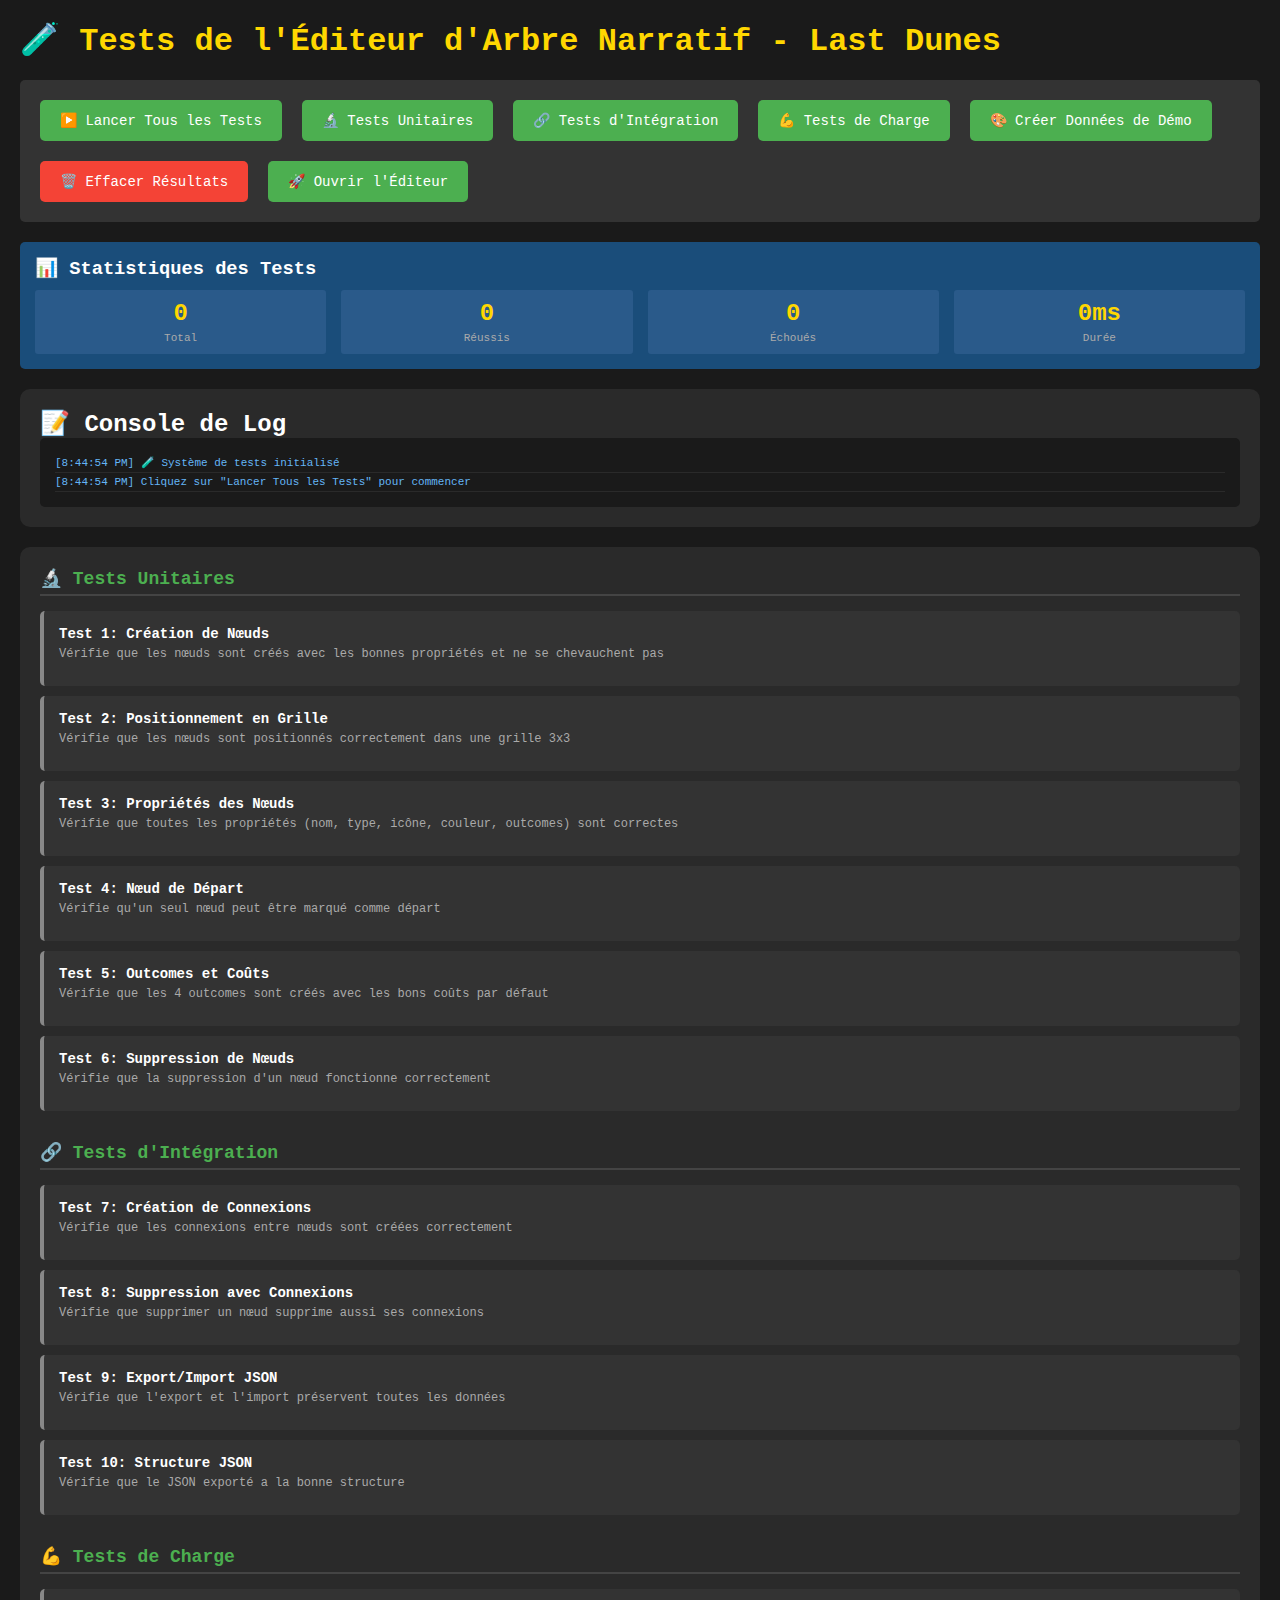
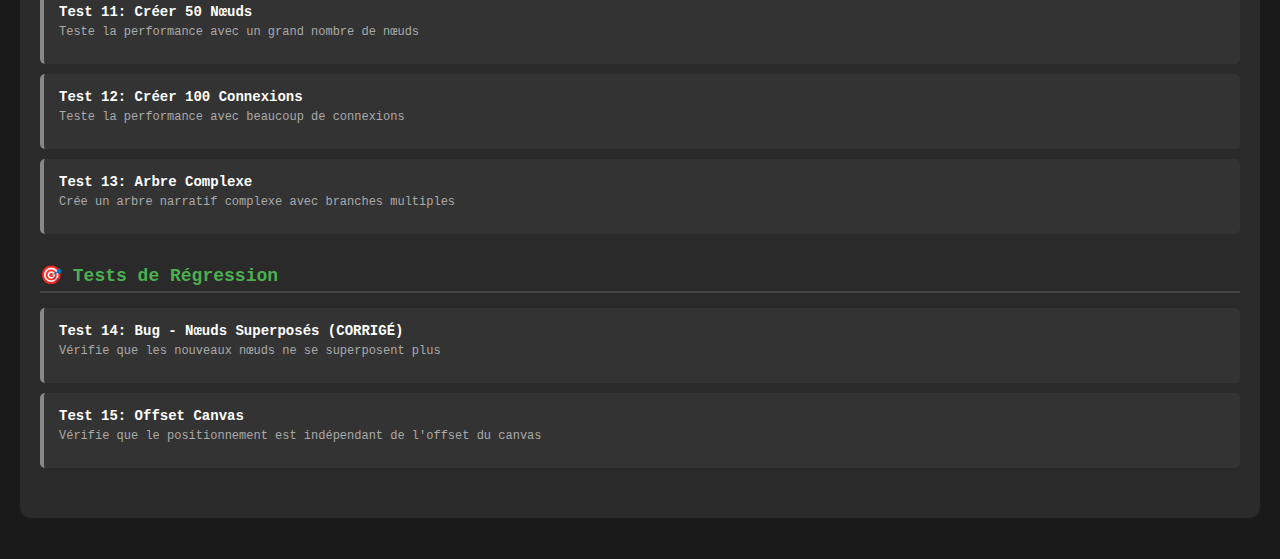
<file: challenge-editor-test.html>
<!DOCTYPE html>
<html lang="fr">
<head>
    <meta charset="UTF-8">
    <title>🧪 Tests - Éditeur d'Arbre Narratif</title>
    <style>
        * {
            margin: 0;
            padding: 0;
            box-sizing: border-box;
        }

        body {
            background: #1a1a1a;
            color: #fff;
            font-family: 'Courier New', monospace;
            padding: 20px;
        }

        h1 {
            color: #ffd700;
            margin-bottom: 20px;
        }

        .test-container {
            background: #2a2a2a;
            padding: 20px;
            border-radius: 10px;
            margin-bottom: 20px;
        }

        .test-section {
            margin-bottom: 30px;
        }

        .test-section h2 {
            color: #4CAF50;
            font-size: 18px;
            margin-bottom: 15px;
            border-bottom: 2px solid #444;
            padding-bottom: 5px;
        }

        .test-item {
            background: #333;
            padding: 15px;
            margin: 10px 0;
            border-radius: 5px;
            border-left: 4px solid #666;
        }

        .test-item.pending {
            border-left-color: #888;
        }

        .test-item.running {
            border-left-color: #2196F3;
            animation: pulse 1s infinite;
        }

        .test-item.success {
            border-left-color: #4CAF50;
        }

        .test-item.error {
            border-left-color: #f44336;
        }

        @keyframes pulse {
            0%, 100% { opacity: 1; }
            50% { opacity: 0.7; }
        }

        .test-title {
            font-weight: bold;
            font-size: 14px;
            margin-bottom: 5px;
        }

        .test-description {
            font-size: 12px;
            color: #aaa;
            margin-bottom: 10px;
        }

        .test-result {
            font-size: 11px;
            padding: 8px;
            background: #444;
            border-radius: 3px;
            margin-top: 8px;
            font-family: monospace;
        }

        .test-result.success {
            background: #1b5e20;
            color: #a5d6a7;
        }

        .test-result.error {
            background: #b71c1c;
            color: #ef9a9a;
        }

        button {
            padding: 12px 20px;
            background: #4CAF50;
            color: #fff;
            border: none;
            border-radius: 5px;
            cursor: pointer;
            font-family: 'Courier New', monospace;
            font-size: 14px;
            margin: 5px;
        }

        button:hover {
            background: #45a049;
        }

        button.danger {
            background: #f44336;
        }

        button.danger:hover {
            background: #da190b;
        }

        .controls {
            background: #333;
            padding: 15px;
            border-radius: 5px;
            margin-bottom: 20px;
            display: flex;
            gap: 10px;
            flex-wrap: wrap;
        }

        .stats {
            background: #1a4d7a;
            padding: 15px;
            border-radius: 5px;
            margin-bottom: 20px;
        }

        .stats-grid {
            display: grid;
            grid-template-columns: repeat(4, 1fr);
            gap: 15px;
            margin-top: 10px;
        }

        .stat-item {
            background: #2a5a8a;
            padding: 10px;
            border-radius: 3px;
            text-align: center;
        }

        .stat-value {
            font-size: 24px;
            font-weight: bold;
            color: #ffd700;
        }

        .stat-label {
            font-size: 11px;
            color: #aaa;
            margin-top: 5px;
        }

        .code-block {
            background: #1a1a1a;
            padding: 10px;
            border-radius: 3px;
            font-family: monospace;
            font-size: 11px;
            overflow-x: auto;
            margin-top: 10px;
        }

        .log {
            background: #1a1a1a;
            padding: 15px;
            border-radius: 5px;
            max-height: 300px;
            overflow-y: auto;
            font-size: 11px;
            font-family: monospace;
        }

        .log-entry {
            padding: 3px 0;
            border-bottom: 1px solid #2a2a2a;
        }

        .log-entry.info {
            color: #64B5F6;
        }

        .log-entry.success {
            color: #81C784;
        }

        .log-entry.error {
            color: #E57373;
        }

        .log-entry.warning {
            color: #FFD54F;
        }

        iframe {
            width: 100%;
            height: 600px;
            border: 2px solid #444;
            border-radius: 5px;
            background: #fff;
        }
    </style>
</head>
<body>
    <h1>🧪 Tests de l'Éditeur d'Arbre Narratif - Last Dunes</h1>

    <div class="controls">
        <button onclick="runAllTests()">▶️ Lancer Tous les Tests</button>
        <button onclick="runUnitTests()">🔬 Tests Unitaires</button>
        <button onclick="runIntegrationTests()">🔗 Tests d'Intégration</button>
        <button onclick="runStressTests()">💪 Tests de Charge</button>
        <button onclick="createDemoData()">🎨 Créer Données de Démo</button>
        <button onclick="clearResults()" class="danger">🗑️ Effacer Résultats</button>
        <button onclick="openEditor()">🚀 Ouvrir l'Éditeur</button>
    </div>

    <div class="stats">
        <h3>📊 Statistiques des Tests</h3>
        <div class="stats-grid">
            <div class="stat-item">
                <div class="stat-value" id="stat-total">0</div>
                <div class="stat-label">Total</div>
            </div>
            <div class="stat-item">
                <div class="stat-value" id="stat-success">0</div>
                <div class="stat-label">Réussis</div>
            </div>
            <div class="stat-item">
                <div class="stat-value" id="stat-failed">0</div>
                <div class="stat-label">Échoués</div>
            </div>
            <div class="stat-item">
                <div class="stat-value" id="stat-duration">0ms</div>
                <div class="stat-label">Durée</div>
            </div>
        </div>
    </div>

    <div class="test-container">
        <h2>📝 Console de Log</h2>
        <div class="log" id="test-log"></div>
    </div>

    <div class="test-container">
        <div class="test-section">
            <h2>🔬 Tests Unitaires</h2>

            <div class="test-item pending" id="test-node-creation">
                <div class="test-title">Test 1: Création de Nœuds</div>
                <div class="test-description">Vérifie que les nœuds sont créés avec les bonnes propriétés et ne se chevauchent pas</div>
                <div class="test-result" style="display:none;"></div>
            </div>

            <div class="test-item pending" id="test-node-positioning">
                <div class="test-title">Test 2: Positionnement en Grille</div>
                <div class="test-description">Vérifie que les nœuds sont positionnés correctement dans une grille 3x3</div>
                <div class="test-result" style="display:none;"></div>
            </div>

            <div class="test-item pending" id="test-node-properties">
                <div class="test-title">Test 3: Propriétés des Nœuds</div>
                <div class="test-description">Vérifie que toutes les propriétés (nom, type, icône, couleur, outcomes) sont correctes</div>
                <div class="test-result" style="display:none;"></div>
            </div>

            <div class="test-item pending" id="test-start-node">
                <div class="test-title">Test 4: Nœud de Départ</div>
                <div class="test-description">Vérifie qu'un seul nœud peut être marqué comme départ</div>
                <div class="test-result" style="display:none;"></div>
            </div>

            <div class="test-item pending" id="test-outcomes">
                <div class="test-title">Test 5: Outcomes et Coûts</div>
                <div class="test-description">Vérifie que les 4 outcomes sont créés avec les bons coûts par défaut</div>
                <div class="test-result" style="display:none;"></div>
            </div>

            <div class="test-item pending" id="test-node-deletion">
                <div class="test-title">Test 6: Suppression de Nœuds</div>
                <div class="test-description">Vérifie que la suppression d'un nœud fonctionne correctement</div>
                <div class="test-result" style="display:none;"></div>
            </div>
        </div>

        <div class="test-section">
            <h2>🔗 Tests d'Intégration</h2>

            <div class="test-item pending" id="test-connections">
                <div class="test-title">Test 7: Création de Connexions</div>
                <div class="test-description">Vérifie que les connexions entre nœuds sont créées correctement</div>
                <div class="test-result" style="display:none;"></div>
            </div>

            <div class="test-item pending" id="test-connection-deletion">
                <div class="test-title">Test 8: Suppression avec Connexions</div>
                <div class="test-description">Vérifie que supprimer un nœud supprime aussi ses connexions</div>
                <div class="test-result" style="display:none;"></div>
            </div>

            <div class="test-item pending" id="test-export-import">
                <div class="test-title">Test 9: Export/Import JSON</div>
                <div class="test-description">Vérifie que l'export et l'import préservent toutes les données</div>
                <div class="test-result" style="display:none;"></div>
            </div>

            <div class="test-item pending" id="test-json-structure">
                <div class="test-title">Test 10: Structure JSON</div>
                <div class="test-description">Vérifie que le JSON exporté a la bonne structure</div>
                <div class="test-result" style="display:none;"></div>
            </div>
        </div>

        <div class="test-section">
            <h2>💪 Tests de Charge</h2>

            <div class="test-item pending" id="test-many-nodes">
                <div class="test-title">Test 11: Créer 50 Nœuds</div>
                <div class="test-description">Teste la performance avec un grand nombre de nœuds</div>
                <div class="test-result" style="display:none;"></div>
            </div>

            <div class="test-item pending" id="test-many-connections">
                <div class="test-title">Test 12: Créer 100 Connexions</div>
                <div class="test-description">Teste la performance avec beaucoup de connexions</div>
                <div class="test-result" style="display:none;"></div>
            </div>

            <div class="test-item pending" id="test-complex-tree">
                <div class="test-title">Test 13: Arbre Complexe</div>
                <div class="test-description">Crée un arbre narratif complexe avec branches multiples</div>
                <div class="test-result" style="display:none;"></div>
            </div>
        </div>

        <div class="test-section">
            <h2>🎯 Tests de Régression</h2>

            <div class="test-item pending" id="test-bug-overlap">
                <div class="test-title">Test 14: Bug - Nœuds Superposés (CORRIGÉ)</div>
                <div class="test-description">Vérifie que les nouveaux nœuds ne se superposent plus</div>
                <div class="test-result" style="display:none;"></div>
            </div>

            <div class="test-item pending" id="test-canvas-offset">
                <div class="test-title">Test 15: Offset Canvas</div>
                <div class="test-description">Vérifie que le positionnement est indépendant de l'offset du canvas</div>
                <div class="test-result" style="display:none;"></div>
            </div>
        </div>
    </div>

    <script>
        let testResults = {
            total: 0,
            success: 0,
            failed: 0,
            startTime: 0,
            endTime: 0
        };

        // Mock data structures (simulating the editor's state)
        let nodes = [];
        let connections = [];
        let nodeIdCounter = 1;

        // Logging functions
        function log(message, type = 'info') {
            const logDiv = document.getElementById('test-log');
            const entry = document.createElement('div');
            entry.className = `log-entry ${type}`;
            const timestamp = new Date().toLocaleTimeString();
            entry.textContent = `[${timestamp}] ${message}`;
            logDiv.appendChild(entry);
            logDiv.scrollTop = logDiv.scrollHeight;
        }

        function updateStats() {
            document.getElementById('stat-total').textContent = testResults.total;
            document.getElementById('stat-success').textContent = testResults.success;
            document.getElementById('stat-failed').textContent = testResults.failed;

            const duration = testResults.endTime - testResults.startTime;
            document.getElementById('stat-duration').textContent = duration + 'ms';
        }

        function setTestStatus(testId, status, message) {
            const testItem = document.getElementById(testId);
            const resultDiv = testItem.querySelector('.test-result');

            testItem.className = `test-item ${status}`;
            resultDiv.style.display = 'block';
            resultDiv.className = `test-result ${status}`;
            resultDiv.textContent = message;

            testResults.total++;
            if (status === 'success') {
                testResults.success++;
            } else if (status === 'error') {
                testResults.failed++;
            }
            updateStats();
        }

        // Simulated node creation function (matching the editor)
        function createNode() {
            const gridCols = 3;
            const nodeIndex = nodes.length;
            const col = nodeIndex % gridCols;
            const row = Math.floor(nodeIndex / gridCols);

            const spacing = { x: 250, y: 200 };
            const startPos = { x: 50, y: 50 };

            const node = {
                id: `node_${nodeIdCounter++}`,
                name: 'Nouveau Challenge',
                type: 'challenge',
                icon: '⚔️',
                color: '#ff00ff',
                dialogue: 'Un challenge apparaît...',
                isStart: nodes.length === 0,
                x: startPos.x + col * spacing.x,
                y: startPos.y + row * spacing.y,
                outcomes: {
                    success_triumph: {
                        text: 'Vous triomphez brillamment.',
                        cost: 2,
                        type: 'success'
                    },
                    success_narrow: {
                        text: 'Vous réussissez de justesse.',
                        cost: 1,
                        type: 'success'
                    },
                    fail_narrow: {
                        text: 'Vous échouez mais survivez.',
                        cost: 0,
                        type: 'fail'
                    },
                    fail_catastrophic: {
                        text: 'Échec catastrophique.',
                        cost: 0,
                        type: 'fail'
                    }
                }
            };

            nodes.push(node);
            return node;
        }

        // Test functions
        async function test1_NodeCreation() {
            log('Démarrage Test 1: Création de Nœuds', 'info');
            nodes = [];
            nodeIdCounter = 1;

            try {
                const node = createNode();

                if (!node) throw new Error('Node non créé');
                if (!node.id) throw new Error('ID manquant');
                if (node.name !== 'Nouveau Challenge') throw new Error('Nom incorrect');
                if (!node.outcomes) throw new Error('Outcomes manquants');

                setTestStatus('test-node-creation', 'success',
                    `✓ Nœud créé avec succès: ${node.id} à position (${node.x}, ${node.y})`);
                log('Test 1: RÉUSSI', 'success');
            } catch (error) {
                setTestStatus('test-node-creation', 'error',
                    `✗ Erreur: ${error.message}`);
                log('Test 1: ÉCHOUÉ - ' + error.message, 'error');
            }
        }

        async function test2_NodePositioning() {
            log('Démarrage Test 2: Positionnement en Grille', 'info');
            nodes = [];
            nodeIdCounter = 1;

            try {
                // Create 9 nodes (3x3 grid)
                const testNodes = [];
                for (let i = 0; i < 9; i++) {
                    testNodes.push(createNode());
                }

                // Check grid positioning
                const expectedPositions = [
                    // Row 0
                    {x: 50, y: 50},     // Col 0
                    {x: 300, y: 50},    // Col 1
                    {x: 550, y: 50},    // Col 2
                    // Row 1
                    {x: 50, y: 250},    // Col 0
                    {x: 300, y: 250},   // Col 1
                    {x: 550, y: 250},   // Col 2
                    // Row 2
                    {x: 50, y: 450},    // Col 0
                    {x: 300, y: 450},   // Col 1
                    {x: 550, y: 450},   // Col 2
                ];

                for (let i = 0; i < 9; i++) {
                    const node = testNodes[i];
                    const expected = expectedPositions[i];

                    if (node.x !== expected.x || node.y !== expected.y) {
                        throw new Error(`Nœud ${i}: Position incorrecte (${node.x}, ${node.y}) au lieu de (${expected.x}, ${expected.y})`);
                    }
                }

                // Check no overlaps
                for (let i = 0; i < testNodes.length; i++) {
                    for (let j = i + 1; j < testNodes.length; j++) {
                        const node1 = testNodes[i];
                        const node2 = testNodes[j];

                        if (node1.x === node2.x && node1.y === node2.y) {
                            throw new Error(`Nœuds ${i} et ${j} sont superposés à (${node1.x}, ${node1.y})`);
                        }
                    }
                }

                setTestStatus('test-node-positioning', 'success',
                    `✓ 9 nœuds créés en grille 3x3 sans chevauchement`);
                log('Test 2: RÉUSSI - Grille correcte', 'success');
            } catch (error) {
                setTestStatus('test-node-positioning', 'error',
                    `✗ Erreur: ${error.message}`);
                log('Test 2: ÉCHOUÉ - ' + error.message, 'error');
            }
        }

        async function test3_NodeProperties() {
            log('Démarrage Test 3: Propriétés des Nœuds', 'info');
            nodes = [];
            nodeIdCounter = 1;

            try {
                const node = createNode();

                const requiredProps = ['id', 'name', 'type', 'icon', 'color', 'dialogue', 'isStart', 'x', 'y', 'outcomes'];
                for (let prop of requiredProps) {
                    if (!(prop in node)) {
                        throw new Error(`Propriété manquante: ${prop}`);
                    }
                }

                if (node.type !== 'challenge') throw new Error('Type par défaut incorrect');
                if (node.icon !== '⚔️') throw new Error('Icône par défaut incorrecte');
                if (node.color !== '#ff00ff') throw new Error('Couleur par défaut incorrecte');

                setTestStatus('test-node-properties', 'success',
                    `✓ Toutes les propriétés sont présentes et correctes`);
                log('Test 3: RÉUSSI', 'success');
            } catch (error) {
                setTestStatus('test-node-properties', 'error',
                    `✗ Erreur: ${error.message}`);
                log('Test 3: ÉCHOUÉ - ' + error.message, 'error');
            }
        }

        async function test4_StartNode() {
            log('Démarrage Test 4: Nœud de Départ', 'info');
            nodes = [];
            nodeIdCounter = 1;

            try {
                const node1 = createNode();
                const node2 = createNode();
                const node3 = createNode();

                if (!node1.isStart) throw new Error('Premier nœud devrait être isStart=true');
                if (node2.isStart) throw new Error('Deuxième nœud devrait être isStart=false');
                if (node3.isStart) throw new Error('Troisième nœud devrait être isStart=false');

                const startNodes = nodes.filter(n => n.isStart);
                if (startNodes.length !== 1) {
                    throw new Error(`Il devrait y avoir exactement 1 nœud de départ, trouvé ${startNodes.length}`);
                }

                setTestStatus('test-start-node', 'success',
                    `✓ Un seul nœud de départ correctement identifié`);
                log('Test 4: RÉUSSI', 'success');
            } catch (error) {
                setTestStatus('test-start-node', 'error',
                    `✗ Erreur: ${error.message}`);
                log('Test 4: ÉCHOUÉ - ' + error.message, 'error');
            }
        }

        async function test5_Outcomes() {
            log('Démarrage Test 5: Outcomes et Coûts', 'info');
            nodes = [];
            nodeIdCounter = 1;

            try {
                const node = createNode();
                const outcomes = node.outcomes;

                const expectedOutcomes = ['success_triumph', 'success_narrow', 'fail_narrow', 'fail_catastrophic'];
                for (let outcome of expectedOutcomes) {
                    if (!(outcome in outcomes)) {
                        throw new Error(`Outcome manquant: ${outcome}`);
                    }
                }

                if (outcomes.success_triumph.cost !== 2) throw new Error('Coût success_triumph incorrect');
                if (outcomes.success_narrow.cost !== 1) throw new Error('Coût success_narrow incorrect');
                if (outcomes.fail_narrow.cost !== 0) throw new Error('Coût fail_narrow incorrect');
                if (outcomes.fail_catastrophic.cost !== 0) throw new Error('Coût fail_catastrophic incorrect');

                setTestStatus('test-outcomes', 'success',
                    `✓ 4 outcomes créés avec les bons coûts (2, 1, 0, 0)`);
                log('Test 5: RÉUSSI', 'success');
            } catch (error) {
                setTestStatus('test-outcomes', 'error',
                    `✗ Erreur: ${error.message}`);
                log('Test 5: ÉCHOUÉ - ' + error.message, 'error');
            }
        }

        async function test6_NodeDeletion() {
            log('Démarrage Test 6: Suppression de Nœuds', 'info');
            nodes = [];
            nodeIdCounter = 1;

            try {
                createNode();
                createNode();
                createNode();

                const initialCount = nodes.length;
                if (initialCount !== 3) throw new Error('3 nœuds devraient être créés');

                const nodeToDelete = nodes[1];
                nodes = nodes.filter(n => n.id !== nodeToDelete.id);

                if (nodes.length !== 2) throw new Error('Il devrait rester 2 nœuds après suppression');

                setTestStatus('test-node-deletion', 'success',
                    `✓ Nœud supprimé correctement (${initialCount} -> ${nodes.length})`);
                log('Test 6: RÉUSSI', 'success');
            } catch (error) {
                setTestStatus('test-node-deletion', 'error',
                    `✗ Erreur: ${error.message}`);
                log('Test 6: ÉCHOUÉ - ' + error.message, 'error');
            }
        }

        async function test7_Connections() {
            log('Démarrage Test 7: Création de Connexions', 'info');
            nodes = [];
            connections = [];
            nodeIdCounter = 1;

            try {
                const node1 = createNode();
                const node2 = createNode();

                const connection = {
                    from: node1.id,
                    fromOutcome: 'success_triumph',
                    to: node2.id
                };

                connections.push(connection);

                if (connections.length !== 1) throw new Error('Connexion non créée');
                if (connections[0].from !== node1.id) throw new Error('Source incorrecte');
                if (connections[0].to !== node2.id) throw new Error('Destination incorrecte');

                setTestStatus('test-connections', 'success',
                    `✓ Connexion créée: ${node1.id} -> ${node2.id}`);
                log('Test 7: RÉUSSI', 'success');
            } catch (error) {
                setTestStatus('test-connections', 'error',
                    `✗ Erreur: ${error.message}`);
                log('Test 7: ÉCHOUÉ - ' + error.message, 'error');
            }
        }

        async function test8_ConnectionDeletion() {
            log('Démarrage Test 8: Suppression avec Connexions', 'info');
            nodes = [];
            connections = [];
            nodeIdCounter = 1;

            try {
                const node1 = createNode();
                const node2 = createNode();
                const node3 = createNode();

                connections.push({from: node1.id, fromOutcome: 'success_triumph', to: node2.id});
                connections.push({from: node2.id, fromOutcome: 'success_narrow', to: node3.id});
                connections.push({from: node1.id, fromOutcome: 'fail_narrow', to: node3.id});

                if (connections.length !== 3) throw new Error('3 connexions devraient être créées');

                // Delete node2
                const nodeToDelete = node2;
                nodes = nodes.filter(n => n.id !== nodeToDelete.id);
                connections = connections.filter(c =>
                    c.from !== nodeToDelete.id && c.to !== nodeToDelete.id
                );

                if (connections.length !== 1) {
                    throw new Error(`Il devrait rester 1 connexion, trouvé ${connections.length}`);
                }

                setTestStatus('test-connection-deletion', 'success',
                    `✓ Connexions supprimées avec le nœud (3 -> ${connections.length})`);
                log('Test 8: RÉUSSI', 'success');
            } catch (error) {
                setTestStatus('test-connection-deletion', 'error',
                    `✗ Erreur: ${error.message}`);
                log('Test 8: ÉCHOUÉ - ' + error.message, 'error');
            }
        }

        async function test9_ExportImport() {
            log('Démarrage Test 9: Export/Import JSON', 'info');
            nodes = [];
            connections = [];
            nodeIdCounter = 1;

            try {
                const node1 = createNode();
                const node2 = createNode();
                connections.push({from: node1.id, fromOutcome: 'success_triumph', to: node2.id});

                // Export
                const data = {
                    nodes: nodes,
                    connections: connections
                };

                const json = JSON.stringify(data);

                // Import
                const imported = JSON.parse(json);

                if (!imported.nodes) throw new Error('Nodes manquants dans JSON');
                if (!imported.connections) throw new Error('Connections manquantes dans JSON');
                if (imported.nodes.length !== 2) throw new Error('Nombre de nodes incorrect après import');
                if (imported.connections.length !== 1) throw new Error('Nombre de connections incorrect après import');

                setTestStatus('test-export-import', 'success',
                    `✓ Export/Import préserve les données (${imported.nodes.length} nodes, ${imported.connections.length} connections)`);
                log('Test 9: RÉUSSI', 'success');
            } catch (error) {
                setTestStatus('test-export-import', 'error',
                    `✗ Erreur: ${error.message}`);
                log('Test 9: ÉCHOUÉ - ' + error.message, 'error');
            }
        }

        async function test10_JSONStructure() {
            log('Démarrage Test 10: Structure JSON', 'info');
            nodes = [];
            nodeIdCounter = 1;

            try {
                const node = createNode();
                const data = { nodes: [node], connections: [] };
                const json = JSON.parse(JSON.stringify(data));

                // Validate structure
                if (!Array.isArray(json.nodes)) throw new Error('nodes devrait être un array');
                if (!Array.isArray(json.connections)) throw new Error('connections devrait être un array');

                const exportedNode = json.nodes[0];
                const requiredFields = ['id', 'name', 'type', 'icon', 'color', 'dialogue', 'isStart', 'x', 'y', 'outcomes'];

                for (let field of requiredFields) {
                    if (!(field in exportedNode)) {
                        throw new Error(`Champ manquant dans le JSON exporté: ${field}`);
                    }
                }

                setTestStatus('test-json-structure', 'success',
                    `✓ Structure JSON valide avec tous les champs requis`);
                log('Test 10: RÉUSSI', 'success');
            } catch (error) {
                setTestStatus('test-json-structure', 'error',
                    `✗ Erreur: ${error.message}`);
                log('Test 10: ÉCHOUÉ - ' + error.message, 'error');
            }
        }

        async function test11_ManyNodes() {
            log('Démarrage Test 11: Créer 50 Nœuds', 'info');
            nodes = [];
            nodeIdCounter = 1;

            try {
                const startTime = performance.now();

                for (let i = 0; i < 50; i++) {
                    createNode();
                }

                const endTime = performance.now();
                const duration = (endTime - startTime).toFixed(2);

                if (nodes.length !== 50) throw new Error(`50 nœuds attendus, ${nodes.length} créés`);

                setTestStatus('test-many-nodes', 'success',
                    `✓ 50 nœuds créés en ${duration}ms`);
                log(`Test 11: RÉUSSI - Performance: ${duration}ms`, 'success');
            } catch (error) {
                setTestStatus('test-many-nodes', 'error',
                    `✗ Erreur: ${error.message}`);
                log('Test 11: ÉCHOUÉ - ' + error.message, 'error');
            }
        }

        async function test12_ManyConnections() {
            log('Démarrage Test 12: Créer 100 Connexions', 'info');
            nodes = [];
            connections = [];
            nodeIdCounter = 1;

            try {
                // Create 25 nodes
                for (let i = 0; i < 25; i++) {
                    createNode();
                }

                const startTime = performance.now();

                // Create 100 connections
                const outcomes = ['success_triumph', 'success_narrow', 'fail_narrow', 'fail_catastrophic'];
                for (let i = 0; i < 100; i++) {
                    const fromNode = nodes[i % nodes.length];
                    const toNode = nodes[(i + 1) % nodes.length];
                    const outcome = outcomes[i % outcomes.length];

                    connections.push({
                        from: fromNode.id,
                        fromOutcome: outcome,
                        to: toNode.id
                    });
                }

                const endTime = performance.now();
                const duration = (endTime - startTime).toFixed(2);

                if (connections.length !== 100) throw new Error(`100 connexions attendues, ${connections.length} créées`);

                setTestStatus('test-many-connections', 'success',
                    `✓ 100 connexions créées en ${duration}ms`);
                log(`Test 12: RÉUSSI - Performance: ${duration}ms`, 'success');
            } catch (error) {
                setTestStatus('test-many-connections', 'error',
                    `✗ Erreur: ${error.message}`);
                log('Test 12: ÉCHOUÉ - ' + error.message, 'error');
            }
        }

        async function test13_ComplexTree() {
            log('Démarrage Test 13: Arbre Complexe', 'info');
            nodes = [];
            connections = [];
            nodeIdCounter = 1;

            try {
                // Create a complex branching tree
                const root = createNode();
                const level1Nodes = [createNode(), createNode(), createNode()];
                const level2Nodes = [createNode(), createNode(), createNode(), createNode()];

                // Connect root to level 1
                connections.push({from: root.id, fromOutcome: 'success_triumph', to: level1Nodes[0].id});
                connections.push({from: root.id, fromOutcome: 'success_narrow', to: level1Nodes[1].id});
                connections.push({from: root.id, fromOutcome: 'fail_narrow', to: level1Nodes[2].id});

                // Connect level 1 to level 2
                connections.push({from: level1Nodes[0].id, fromOutcome: 'success_triumph', to: level2Nodes[0].id});
                connections.push({from: level1Nodes[1].id, fromOutcome: 'success_triumph', to: level2Nodes[1].id});
                connections.push({from: level1Nodes[2].id, fromOutcome: 'success_triumph', to: level2Nodes[2].id});

                if (nodes.length !== 8) throw new Error('8 nœuds attendus pour l\'arbre complexe');
                if (connections.length !== 6) throw new Error('6 connexions attendues');

                setTestStatus('test-complex-tree', 'success',
                    `✓ Arbre complexe créé (${nodes.length} nœuds, ${connections.length} connexions)`);
                log('Test 13: RÉUSSI', 'success');
            } catch (error) {
                setTestStatus('test-complex-tree', 'error',
                    `✗ Erreur: ${error.message}`);
                log('Test 13: ÉCHOUÉ - ' + error.message, 'error');
            }
        }

        async function test14_BugOverlap() {
            log('Démarrage Test 14: Bug - Nœuds Superposés', 'info');
            nodes = [];
            nodeIdCounter = 1;

            try {
                // Create multiple nodes
                for (let i = 0; i < 10; i++) {
                    createNode();
                }

                // Check for overlaps
                const positions = new Set();
                for (let node of nodes) {
                    const posKey = `${node.x},${node.y}`;
                    if (positions.has(posKey)) {
                        throw new Error(`Nœuds superposés trouvés à la position (${node.x}, ${node.y})`);
                    }
                    positions.add(posKey);
                }

                setTestStatus('test-bug-overlap', 'success',
                    `✓ BUG CORRIGÉ - Aucun nœud superposé parmi 10 nœuds créés`);
                log('Test 14: RÉUSSI - Bug des nœuds collés est corrigé!', 'success');
            } catch (error) {
                setTestStatus('test-bug-overlap', 'error',
                    `✗ BUG PRÉSENT: ${error.message}`);
                log('Test 14: ÉCHOUÉ - ' + error.message, 'error');
            }
        }

        async function test15_CanvasOffset() {
            log('Démarrage Test 15: Offset Canvas', 'info');
            nodes = [];
            nodeIdCounter = 1;

            try {
                // Create nodes with "simulated" canvas offset (shouldn't affect position)
                const node1 = createNode();
                const pos1 = {x: node1.x, y: node1.y};

                // Position should be independent of canvas offset
                const node2 = createNode();
                const pos2 = {x: node2.x, y: node2.y};

                // Expected positions based on grid
                if (pos1.x !== 50 || pos1.y !== 50) {
                    throw new Error(`Premier nœud mal positionné: (${pos1.x}, ${pos1.y}) au lieu de (50, 50)`);
                }
                if (pos2.x !== 300 || pos2.y !== 50) {
                    throw new Error(`Deuxième nœud mal positionné: (${pos2.x}, ${pos2.y}) au lieu de (300, 50)`);
                }

                setTestStatus('test-canvas-offset', 'success',
                    `✓ Positionnement indépendant de l'offset du canvas`);
                log('Test 15: RÉUSSI', 'success');
            } catch (error) {
                setTestStatus('test-canvas-offset', 'error',
                    `✗ Erreur: ${error.message}`);
                log('Test 15: ÉCHOUÉ - ' + error.message, 'error');
            }
        }

        // Test runners
        async function runUnitTests() {
            log('========== DÉMARRAGE TESTS UNITAIRES ==========', 'info');
            await test1_NodeCreation();
            await delay(100);
            await test2_NodePositioning();
            await delay(100);
            await test3_NodeProperties();
            await delay(100);
            await test4_StartNode();
            await delay(100);
            await test5_Outcomes();
            await delay(100);
            await test6_NodeDeletion();
            log('========== TESTS UNITAIRES TERMINÉS ==========', 'info');
        }

        async function runIntegrationTests() {
            log('========== DÉMARRAGE TESTS D\'INTÉGRATION ==========', 'info');
            await test7_Connections();
            await delay(100);
            await test8_ConnectionDeletion();
            await delay(100);
            await test9_ExportImport();
            await delay(100);
            await test10_JSONStructure();
            log('========== TESTS D\'INTÉGRATION TERMINÉS ==========', 'info');
        }

        async function runStressTests() {
            log('========== DÉMARRAGE TESTS DE CHARGE ==========', 'info');
            await test11_ManyNodes();
            await delay(100);
            await test12_ManyConnections();
            await delay(100);
            await test13_ComplexTree();
            await delay(100);
            await test14_BugOverlap();
            await delay(100);
            await test15_CanvasOffset();
            log('========== TESTS DE CHARGE TERMINÉS ==========', 'info');
        }

        async function runAllTests() {
            log('🚀 DÉMARRAGE DE TOUS LES TESTS', 'info');
            testResults = { total: 0, success: 0, failed: 0, startTime: performance.now(), endTime: 0 };

            await runUnitTests();
            await delay(200);
            await runIntegrationTests();
            await delay(200);
            await runStressTests();

            testResults.endTime = performance.now();
            updateStats();

            const successRate = ((testResults.success / testResults.total) * 100).toFixed(1);
            log(`✅ TOUS LES TESTS TERMINÉS - Taux de réussite: ${successRate}%`, 'success');
        }

        function delay(ms) {
            return new Promise(resolve => setTimeout(resolve, ms));
        }

        function clearResults() {
            document.getElementById('test-log').innerHTML = '';
            testResults = { total: 0, success: 0, failed: 0, startTime: 0, endTime: 0 };
            updateStats();

            document.querySelectorAll('.test-item').forEach(item => {
                item.className = 'test-item pending';
                const resultDiv = item.querySelector('.test-result');
                resultDiv.style.display = 'none';
            });

            log('Résultats effacés', 'info');
        }

        function openEditor() {
            window.open('challenge-editor.html', '_blank');
        }

        function createDemoData() {
            log('Création de données de démonstration...', 'info');

            const demoData = {
                nodes: [
                    {
                        id: "node_1",
                        name: "Le Gobelin",
                        type: "challenge",
                        icon: "👺",
                        color: "#00ff00",
                        dialogue: "Un gobelin vicieux bloque votre chemin...",
                        isStart: true,
                        x: 50,
                        y: 50,
                        outcomes: {
                            success_triumph: { text: "Vous terrassez le gobelin avec brio !", cost: 2, type: "success" },
                            success_narrow: { text: "Vous repoussez le gobelin de justesse.", cost: 1, type: "success" },
                            fail_narrow: { text: "Le gobelin vous blesse légèrement.", cost: 0, type: "fail" },
                            fail_catastrophic: { text: "Le gobelin vous terrasse !", cost: 0, type: "fail" }
                        }
                    },
                    {
                        id: "node_2",
                        name: "Le Pont Fragile",
                        type: "interaction",
                        icon: "🌉",
                        color: "#0088ff",
                        dialogue: "Un pont fragile traverse un gouffre sans fond...",
                        isStart: false,
                        x: 300,
                        y: 50,
                        outcomes: {
                            success_triumph: { text: "Vous traversez avec agilité.", cost: 2, type: "success" },
                            success_narrow: { text: "Le pont craque mais tient.", cost: 1, type: "success" },
                            fail_narrow: { text: "Vous chutez mais vous raccrochez.", cost: 0, type: "fail" },
                            fail_catastrophic: { text: "Le pont s'effondre !", cost: 0, type: "fail" }
                        }
                    },
                    {
                        id: "node_3",
                        name: "Dragon Boss",
                        type: "boss",
                        icon: "🐉",
                        color: "#ff0000",
                        dialogue: "Un dragon terrifiant apparaît !",
                        isStart: false,
                        x: 550,
                        y: 50,
                        outcomes: {
                            success_triumph: { text: "Vous terrassez le dragon !", cost: 2, type: "success" },
                            success_narrow: { text: "Le dragon s'enfuit blessé.", cost: 1, type: "success" },
                            fail_narrow: { text: "Vous survivez de justesse.", cost: 0, type: "fail" },
                            fail_catastrophic: { text: "Le dragon vous carbonise !", cost: 0, type: "fail" }
                        }
                    }
                ],
                connections: [
                    { from: "node_1", fromOutcome: "success_triumph", to: "node_2" },
                    { from: "node_2", fromOutcome: "success_triumph", to: "node_3" }
                ]
            };

            const json = JSON.stringify(demoData, null, 2);
            const blob = new Blob([json], { type: 'application/json' });
            const url = URL.createObjectURL(blob);
            const a = document.createElement('a');
            a.href = url;
            a.download = 'demo-narrative-tree.json';
            a.click();

            log('✓ Fichier de démonstration créé: demo-narrative-tree.json', 'success');
        }

        // Initialize
        log('🧪 Système de tests initialisé', 'info');
        log('Cliquez sur "Lancer Tous les Tests" pour commencer', 'info');
    </script>
</body>
</html>
</file>
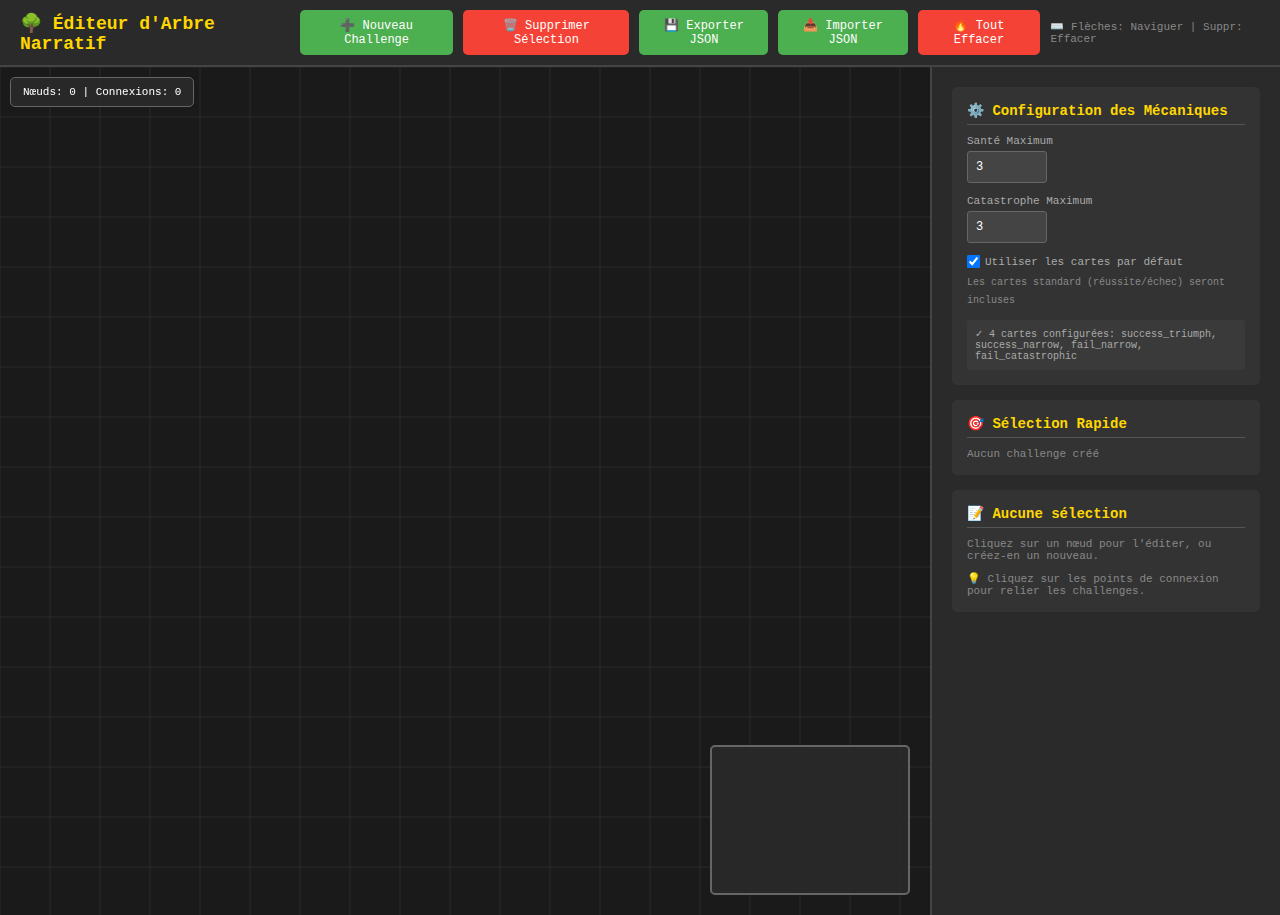
<file: challenge-editor.html>
<!DOCTYPE html>
<html lang="fr">
<head>
    <meta charset="UTF-8">
    <title>Éditeur d'Arbre Narratif - Last Dunes</title>
    <style>
        * {
            margin: 0;
            padding: 0;
            box-sizing: border-box;
        }

        body {
            background: #1a1a1a;
            color: #fff;
            font-family: 'Courier New', monospace;
            overflow: hidden;
        }

        #toolbar {
            background: #2a2a2a;
            padding: 10px 20px;
            border-bottom: 2px solid #444;
            display: flex;
            gap: 10px;
            align-items: center;
        }

        #toolbar h1 {
            font-size: 18px;
            margin-right: 20px;
            color: #ffd700;
        }

        #toolbar button {
            padding: 8px 15px;
            background: #4CAF50;
            color: #fff;
            border: none;
            border-radius: 5px;
            cursor: pointer;
            font-family: 'Courier New', monospace;
            font-size: 12px;
        }

        #toolbar button:hover {
            background: #45a049;
        }

        #toolbar button.danger {
            background: #f44336;
        }

        #toolbar button.danger:hover {
            background: #da190b;
        }

        #main-container {
            display: flex;
            height: calc(100vh - 52px);
        }

        #canvas-container {
            flex: 1;
            position: relative;
            background: #1a1a1a;
            overflow: hidden;
        }

        #canvas {
            position: absolute;
            top: 0;
            left: 0;
            cursor: grab;
        }

        #canvas.dragging {
            cursor: grabbing;
        }

        #sidebar {
            width: 350px;
            background: #2a2a2a;
            border-left: 2px solid #444;
            overflow-y: auto;
            padding: 20px;
        }

        .section {
            background: #333;
            padding: 15px;
            border-radius: 5px;
            margin-bottom: 15px;
        }

        .section h3 {
            color: #ffd700;
            margin-bottom: 10px;
            font-size: 14px;
            border-bottom: 1px solid #555;
            padding-bottom: 5px;
        }

        .form-group {
            margin-bottom: 12px;
        }

        .form-group label {
            display: block;
            font-size: 11px;
            color: #aaa;
            margin-bottom: 4px;
        }

        .form-group input,
        .form-group select,
        .form-group textarea {
            width: 100%;
            padding: 8px;
            background: #444;
            color: #fff;
            border: 1px solid #666;
            border-radius: 3px;
            font-family: 'Courier New', monospace;
            font-size: 12px;
        }

        .form-group textarea {
            resize: vertical;
            min-height: 60px;
        }

        input[type="color"] {
            height: 35px;
            cursor: pointer;
        }

        input[type="number"] {
            width: 80px;
        }

        .btn {
            padding: 10px 15px;
            background: #4CAF50;
            color: #fff;
            border: none;
            border-radius: 5px;
            cursor: pointer;
            font-family: 'Courier New', monospace;
            font-size: 12px;
            width: 100%;
            margin-top: 5px;
        }

        .btn:hover {
            background: #45a049;
        }

        .btn-danger {
            background: #f44336;
        }

        .btn-danger:hover {
            background: #da190b;
        }

        /* Node styles */
        .node {
            position: absolute;
            background: #2a2a2a;
            border: 3px solid #666;
            border-radius: 10px;
            padding: 15px;
            min-width: 180px;
            cursor: move;
            box-shadow: 0 4px 8px rgba(0,0,0,0.3);
            transition: box-shadow 0.2s;
        }

        .node:hover {
            box-shadow: 0 6px 12px rgba(0,0,0,0.5);
        }

        .node.selected {
            border-color: #ffd700;
            box-shadow: 0 0 20px rgba(255, 215, 0, 0.5);
        }

        .node.start {
            border-color: #00ff00;
        }

        .node-header {
            display: flex;
            align-items: center;
            gap: 8px;
            margin-bottom: 10px;
            padding-bottom: 8px;
            border-bottom: 1px solid #444;
        }

        .node-icon {
            font-size: 24px;
        }

        .node-title {
            flex: 1;
            font-weight: bold;
            font-size: 13px;
        }

        .node-type {
            font-size: 9px;
            background: #444;
            padding: 2px 6px;
            border-radius: 3px;
            text-transform: uppercase;
        }

        .node-body {
            font-size: 11px;
            color: #aaa;
            margin-bottom: 10px;
        }

        .node-outcomes {
            display: flex;
            flex-direction: column;
            gap: 4px;
        }

        .outcome {
            display: flex;
            align-items: center;
            gap: 5px;
            font-size: 10px;
            padding: 4px;
            background: #333;
            border-radius: 3px;
            cursor: pointer;
            position: relative;
        }

        .outcome:hover {
            background: #444;
        }

        .outcome-icon {
            width: 16px;
            height: 16px;
            border-radius: 50%;
            flex-shrink: 0;
        }

        .outcome.success .outcome-icon {
            background: #4CAF50;
        }

        .outcome.fail .outcome-icon {
            background: #f44336;
        }

        .outcome-label {
            flex: 1;
            white-space: nowrap;
            overflow: hidden;
            text-overflow: ellipsis;
        }

        .outcome-cost {
            background: #ff6600;
            color: #fff;
            padding: 2px 4px;
            border-radius: 3px;
            font-size: 9px;
            font-weight: bold;
        }

        .connection-dot {
            position: absolute;
            right: -8px;
            top: 50%;
            transform: translateY(-50%);
            width: 12px;
            height: 12px;
            background: #ffd700;
            border: 2px solid #1a1a1a;
            border-radius: 50%;
            cursor: crosshair;
            z-index: 10;
        }

        .connection-dot:hover {
            background: #fff;
            transform: translateY(-50%) scale(1.3);
        }

        /* Mini map */
        #minimap {
            position: absolute;
            bottom: 20px;
            right: 20px;
            width: 200px;
            height: 150px;
            background: rgba(42, 42, 42, 0.9);
            border: 2px solid #666;
            border-radius: 5px;
            pointer-events: none;
        }

        .info-badge {
            position: absolute;
            top: 10px;
            left: 10px;
            background: rgba(42, 42, 42, 0.9);
            padding: 8px 12px;
            border-radius: 5px;
            font-size: 11px;
            border: 1px solid #666;
        }

        .card-editor {
            border: 1px solid #555;
            padding: 10px;
            border-radius: 5px;
            margin-bottom: 8px;
            background: #3a3a3a;
        }

        .card-editor-header {
            display: flex;
            justify-content: space-between;
            align-items: center;
            margin-bottom: 8px;
        }

        .card-editor-title {
            font-size: 11px;
            font-weight: bold;
            color: #ffd700;
        }

        .outcome-preview {
            font-size: 10px;
            color: #aaa;
            padding: 5px;
            background: #444;
            border-radius: 3px;
            margin-top: 5px;
            max-height: 60px;
            overflow-y: auto;
        }

        .emoji-picker-inline {
            display: flex;
            gap: 5px;
            flex-wrap: wrap;
            margin-top: 5px;
        }

        .emoji-btn {
            padding: 5px;
            background: #555;
            border: 2px solid #666;
            border-radius: 3px;
            cursor: pointer;
            font-size: 18px;
        }

        .emoji-btn:hover {
            background: #666;
        }

        .emoji-btn.selected {
            border-color: #4CAF50;
            background: #4CAF50;
        }

        /* Quick selection list */
        .quick-select-list {
            max-height: 200px;
            overflow-y: auto;
        }

        .quick-select-item {
            display: flex;
            align-items: center;
            gap: 8px;
            padding: 8px;
            margin-bottom: 5px;
            background: #3a3a3a;
            border-radius: 5px;
            cursor: pointer;
            border: 2px solid transparent;
            transition: all 0.2s;
        }

        .quick-select-item:hover {
            background: #444;
            border-color: #666;
        }

        .quick-select-item.selected {
            border-color: #ffd700;
            background: #4a4a4a;
        }

        .quick-select-item .icon {
            font-size: 20px;
            width: 30px;
            text-align: center;
        }

        .quick-select-item .name {
            flex: 1;
            font-size: 12px;
            font-weight: bold;
        }

        .quick-select-item .type {
            font-size: 9px;
            color: #888;
            text-transform: uppercase;
        }

        .quick-select-item .start-badge {
            font-size: 10px;
            background: #4CAF50;
            color: white;
            padding: 2px 6px;
            border-radius: 3px;
        }
    </style>
</head>
<body>
    <div id="toolbar">
        <h1>🌳 Éditeur d'Arbre Narratif</h1>
        <button onclick="addNode()">➕ Nouveau Challenge</button>
        <button onclick="deleteSelected()" class="danger">🗑️ Supprimer Sélection</button>
        <button onclick="exportJSON()">💾 Exporter JSON</button>
        <button onclick="importJSON()">📥 Importer JSON</button>
        <button onclick="clearAll()" class="danger">🔥 Tout Effacer</button>
        <span style="font-size: 11px; color: #888; margin-left: auto;">
            ⌨️ Flèches: Naviguer | Suppr: Effacer
        </span>
    </div>

    <div id="main-container">
        <div id="canvas-container">
            <canvas id="canvas"></canvas>
            <div class="info-badge">
                Nœuds: <span id="node-count">0</span> |
                Connexions: <span id="connection-count">0</span>
            </div>
            <div id="minimap"></div>
        </div>

        <div id="sidebar">
            <!-- Game Mechanics Configuration -->
            <div id="game-mechanics" class="section">
                <h3>⚙️ Configuration des Mécaniques</h3>

                <div class="form-group">
                    <label>Santé Maximum</label>
                    <input type="number" id="mechanics-health-max" value="3" min="1" max="10" onchange="updateMechanicsConfig()">
                </div>

                <div class="form-group">
                    <label>Catastrophe Maximum</label>
                    <input type="number" id="mechanics-catastrophe-max" value="3" min="1" max="10" onchange="updateMechanicsConfig()">
                </div>

                <div class="form-group">
                    <label style="display: flex; align-items: center; gap: 5px;">
                        <input type="checkbox" id="mechanics-use-cards" checked onchange="toggleCardsConfig()" style="width: auto;">
                        Utiliser les cartes par défaut
                    </label>
                    <small style="color: #888; font-size: 10px;">Les cartes standard (réussite/échec) seront incluses</small>
                </div>

                <div id="cards-preview" style="font-size: 10px; color: #aaa; background: #3a3a3a; padding: 8px; border-radius: 3px; margin-top: 5px;">
                    ✓ 4 cartes configurées: success_triumph, success_narrow, fail_narrow, fail_catastrophic
                </div>
            </div>

            <!-- Quick selection list -->
            <div id="quick-selection" class="section">
                <h3>🎯 Sélection Rapide</h3>
                <div id="quick-select-list" class="quick-select-list">
                    <p style="font-size: 11px; color: #888;">Aucun challenge créé</p>
                </div>
            </div>

            <div id="no-selection" class="section">
                <h3>📝 Aucune sélection</h3>
                <p style="font-size: 11px; color: #888;">Cliquez sur un nœud pour l'éditer, ou créez-en un nouveau.</p>
                <p style="font-size: 11px; color: #888; margin-top: 10px;">💡 Cliquez sur les points de connexion pour relier les challenges.</p>
            </div>

            <div id="node-editor" style="display: none;">
                <div class="section">
                    <h3>⚙️ Propriétés du Challenge</h3>

                    <div class="form-group">
                        <label>Nom du challenge</label>
                        <input type="text" id="edit-name" placeholder="Le Gobelin">
                    </div>

                    <div class="form-group">
                        <label>Type</label>
                        <select id="edit-type">
                            <option value="challenge">Challenge</option>
                            <option value="interaction">Interaction</option>
                            <option value="boss">Boss</option>
                        </select>
                    </div>

                    <div class="form-group">
                        <label>Icône</label>
                        <input type="text" id="edit-icon" value="⚔️" maxlength="2">
                        <div class="emoji-picker-inline">
                            <button class="emoji-btn" onclick="selectEmoji('⚔️')">⚔️</button>
                            <button class="emoji-btn" onclick="selectEmoji('👺')">👺</button>
                            <button class="emoji-btn" onclick="selectEmoji('💀')">💀</button>
                            <button class="emoji-btn" onclick="selectEmoji('🗝️')">🗝️</button>
                            <button class="emoji-btn" onclick="selectEmoji('🚪')">🚪</button>
                            <button class="emoji-btn" onclick="selectEmoji('📜')">📜</button>
                            <button class="emoji-btn" onclick="selectEmoji('💎')">💎</button>
                            <button class="emoji-btn" onclick="selectEmoji('🔥')">🔥</button>
                        </div>
                    </div>

                    <div class="form-group">
                        <label>Couleur</label>
                        <input type="color" id="edit-color" value="#ff00ff">
                    </div>

                    <div class="form-group">
                        <label>Dialogue de prévisualisation</label>
                        <textarea id="edit-dialogue" placeholder="Un gobelin vicieux bloque votre chemin..."></textarea>
                    </div>

                    <div class="form-group">
                        <label>Image du challenge (optionnel)</label>
                        <div style="margin-bottom: 8px;">
                            <label style="display: inline-flex; align-items: center; margin-right: 15px;">
                                <input type="radio" name="image-type" value="local" checked onchange="toggleImageInput()" style="width: auto; margin-right: 5px;">
                                Fichier local (assets/)
                            </label>
                            <label style="display: inline-flex; align-items: center;">
                                <input type="radio" name="image-type" value="url" onchange="toggleImageInput()" style="width: auto; margin-right: 5px;">
                                URL externe
                            </label>
                        </div>
                        <input type="text" id="edit-image" placeholder="exemple: gobelin.png">
                        <small style="color: #888; font-size: 10px; display: block; margin-top: 4px;">
                            <span id="image-help-local">Entrez le nom du fichier dans le dossier assets/ (ex: gobelin.png)</span>
                            <span id="image-help-url" style="display: none;">Entrez l'URL complète de l'image (ex: https://example.com/image.jpg)</span>
                        </small>
                    </div>

                    <div class="form-group">
                        <label><input type="checkbox" id="edit-is-start"> Nœud de départ</label>
                    </div>
                </div>

                <div class="section">
                    <h3>🎴 Cartes et Conséquences</h3>

                    <div class="card-editor">
                        <div class="card-editor-header">
                            <span class="card-editor-title" style="color: #4CAF50;">✓ Réussite Triomphale</span>
                            <span style="font-size: 10px;">Coût: <input type="number" id="cost-success-triumph" value="2" min="0" max="3" style="width: 40px; padding: 2px;"></span>
                            <span style="font-size: 10px; margin-left: 5px;">❤️ PV: <input type="number" id="health-success-triumph" value="0" min="-10" max="10" style="width: 50px; padding: 2px;" title="Changement de points de vie (négatif = perte, positif = gain)"></span>
                        </div>
                        <textarea id="outcome-success-triumph" placeholder="Vous triomphez brillamment..."></textarea>
                        <div class="outcome-preview" id="preview-success-triumph"></div>
                    </div>

                    <div class="card-editor">
                        <div class="card-editor-header">
                            <span class="card-editor-title" style="color: #8BC34A;">✓ Réussite de Justesse</span>
                            <span style="font-size: 10px;">Coût: <input type="number" id="cost-success-narrow" value="1" min="0" max="3" style="width: 40px; padding: 2px;"></span>
                            <span style="font-size: 10px; margin-left: 5px;">❤️ PV: <input type="number" id="health-success-narrow" value="0" min="-10" max="10" style="width: 50px; padding: 2px;" title="Changement de points de vie (négatif = perte, positif = gain)"></span>
                        </div>
                        <textarea id="outcome-success-narrow" placeholder="Vous réussissez de justesse..."></textarea>
                        <div class="outcome-preview" id="preview-success-narrow"></div>
                    </div>

                    <div class="card-editor">
                        <div class="card-editor-header">
                            <span class="card-editor-title" style="color: #FF9800;">✗ Échec de Justesse</span>
                            <span style="font-size: 10px;">Coût: <input type="number" id="cost-fail-narrow" value="0" min="0" max="3" style="width: 40px; padding: 2px;"></span>
                            <span style="font-size: 10px; margin-left: 5px;">❤️ PV: <input type="number" id="health-fail-narrow" value="-1" min="-10" max="10" style="width: 50px; padding: 2px;" title="Changement de points de vie (négatif = perte, positif = gain)"></span>
                        </div>
                        <textarea id="outcome-fail-narrow" placeholder="Vous échouez mais survivez..."></textarea>
                        <div class="outcome-preview" id="preview-fail-narrow"></div>
                    </div>

                    <div class="card-editor">
                        <div class="card-editor-header">
                            <span class="card-editor-title" style="color: #f44336;">✗ Échec Catastrophique</span>
                            <span style="font-size: 10px;">Coût: <input type="number" id="cost-fail-catastrophic" value="0" min="0" max="3" style="width: 40px; padding: 2px;"></span>
                            <span style="font-size: 10px; margin-left: 5px;">❤️ PV: <input type="number" id="health-fail-catastrophic" value="-2" min="-10" max="10" style="width: 50px; padding: 2px;" title="Changement de points de vie (négatif = perte, positif = gain)"></span>
                        </div>
                        <textarea id="outcome-fail-catastrophic" placeholder="Échec catastrophique..."></textarea>
                        <div class="outcome-preview" id="preview-fail-catastrophic"></div>
                    </div>
                </div>

                <div class="section">
                    <h3>🎁 Carte Récompense (Optionnelle)</h3>
                    <p style="font-size: 11px; color: #888; margin-bottom: 10px;">
                        Définissez une carte spéciale que le joueur recevra après avoir réussi ce challenge.
                    </p>

                    <div class="form-group">
                        <label><input type="checkbox" id="reward-enabled"> Activer une carte récompense</label>
                    </div>

                    <div id="reward-card-config" style="display: none;">
                        <div class="form-group">
                            <label>Nom de la carte</label>
                            <input type="text" id="reward-name" placeholder="Coup du gobelin">
                        </div>

                        <div class="form-group">
                            <label>Label affiché</label>
                            <input type="text" id="reward-label" placeholder="Attaque spéciale">
                        </div>

                        <div class="form-group">
                            <label>Description de l'effet</label>
                            <textarea id="reward-description" rows="2" placeholder="Une attaque rapide apprise du gobelin..."></textarea>
                        </div>

                        <div class="form-group">
                            <label>Icône</label>
                            <input type="text" id="reward-icon" value="⚔️" maxlength="2" placeholder="⚔️">
                        </div>

                        <div class="form-group">
                            <label>Coût en catastrophe</label>
                            <input type="number" id="reward-cost" value="1" min="0" max="3">
                        </div>

                        <div class="form-group">
                            <label>Type de résultat</label>
                            <select id="reward-outcome-type">
                                <option value="success">Réussite</option>
                                <option value="fail">Échec</option>
                                <option value="special">Spécial</option>
                            </select>
                        </div>

                        <div class="form-group">
                            <label>Texte de l'outcome</label>
                            <textarea id="reward-outcome-text" rows="2" placeholder="Vous utilisez la technique du gobelin..."></textarea>
                        </div>

                        <div class="form-group">
                            <label>❤️ Changement de PV</label>
                            <input type="number" id="reward-health" value="0" min="-10" max="10" title="Négatif = perte, Positif = gain">
                        </div>

                        <div class="form-group">
                            <label>Nombre d'utilisations</label>
                            <input type="number" id="reward-uses" value="1" min="1" max="10" placeholder="Nombre de fois utilisable">
                        </div>
                    </div>
                </div>

                <button class="btn" onclick="saveNodeChanges()">💾 Sauvegarder les modifications</button>
                <button class="btn btn-danger" onclick="deleteSelected()">🗑️ Supprimer ce nœud</button>
            </div>
        </div>
    </div>

    <script>
        // Canvas setup
        const canvas = document.getElementById('canvas');
        const ctx = canvas.getContext('2d');

        canvas.width = window.innerWidth - 350;
        canvas.height = window.innerHeight - 52;

        // State
        let nodes = [];
        let connections = [];
        let selectedNode = null;
        let draggingNode = null;
        let isDraggingCanvas = false;
        let connectingFrom = null;
        let offset = { x: 0, y: 0 };
        let canvasOffset = { x: 0, y: 0 };
        let mousePos = { x: 0, y: 0 };
        let dragStart = { x: 0, y: 0 };
        let nodeIdCounter = 1;

        // Game Mechanics Configuration
        let gameMechanics = {
            catastropheMax: 3,
            healthMax: 3,
            cards: {
                success_narrow: {
                    label: "Réussite de justesse",
                    catastropheCost: 1,
                    outcomeType: "success"
                },
                success_triumph: {
                    label: "Réussite triomphale",
                    catastropheCost: 2,
                    outcomeType: "success"
                },
                fail_narrow: {
                    label: "Échec de justesse",
                    catastropheCost: 0,
                    outcomeType: "fail"
                },
                fail_catastrophic: {
                    label: "Échec catastrophique",
                    catastropheCost: 0,
                    outcomeType: "fail_crit"
                }
            }
        };

        // Initialize
        render();

        // Event listeners
        canvas.addEventListener('mousedown', onMouseDown);
        canvas.addEventListener('mousemove', onMouseMove);
        canvas.addEventListener('mouseup', onMouseUp);
        canvas.addEventListener('wheel', onWheel);

        window.addEventListener('resize', () => {
            canvas.width = window.innerWidth - 350;
            canvas.height = window.innerHeight - 52;
            render();
        });

        function onMouseDown(e) {
            const rect = canvas.getBoundingClientRect();
            const x = e.clientX - rect.left - canvasOffset.x;
            const y = e.clientY - rect.top - canvasOffset.y;
            mousePos = { x, y };

            // Check if clicking on a connection dot
            const dotClick = checkConnectionDotClick(x, y);
            if (dotClick) {
                if (connectingFrom === null) {
                    connectingFrom = dotClick;
                } else {
                    // Create connection
                    connections.push({
                        from: connectingFrom.nodeId,
                        fromOutcome: connectingFrom.outcome,
                        to: dotClick.nodeId
                    });
                    connectingFrom = null;
                    updateStats();
                }
                render();
                return;
            }

            // Check if clicking on a node
            const clickedNode = getNodeAt(x, y);
            if (clickedNode) {
                selectNode(clickedNode);
                draggingNode = clickedNode;
                offset = {
                    x: x - clickedNode.x,
                    y: y - clickedNode.y
                };
                render();
            } else {
                // Start dragging canvas
                isDraggingCanvas = true;
                dragStart = { x: e.clientX, y: e.clientY };
                canvas.style.cursor = 'grabbing';
                if (selectedNode) {
                    selectedNode = null;
                    showNoSelection();
                    render();
                }
            }
        }

        function onMouseMove(e) {
            const rect = canvas.getBoundingClientRect();
            const x = e.clientX - rect.left - canvasOffset.x;
            const y = e.clientY - rect.top - canvasOffset.y;
            mousePos = { x, y };

            if (draggingNode) {
                draggingNode.x = x - offset.x;
                draggingNode.y = y - offset.y;
                render();
            } else if (isDraggingCanvas) {
                const dx = e.clientX - dragStart.x;
                const dy = e.clientY - dragStart.y;
                canvasOffset.x += dx;
                canvasOffset.y += dy;
                dragStart = { x: e.clientX, y: e.clientY };
                render();
            } else if (connectingFrom) {
                render();
            }
        }

        function onMouseUp(e) {
            draggingNode = null;
            isDraggingCanvas = false;
            canvas.style.cursor = 'grab';
        }

        function onWheel(e) {
            e.preventDefault();
            // Could add zoom functionality here
        }

        function getNodeAt(x, y) {
            for (let i = nodes.length - 1; i >= 0; i--) {
                const node = nodes[i];
                const nodeHeight = 120 + (node.outcomes ? node.outcomes.length * 25 : 100);
                if (x >= node.x && x <= node.x + 180 &&
                    y >= node.y && y <= node.y + nodeHeight) {
                    return node;
                }
            }
            return null;
        }

        function checkConnectionDotClick(x, y) {
            for (let node of nodes) {
                const outcomes = node.outcomes || {
                    success_triumph: { cost: 2 },
                    success_narrow: { cost: 1 },
                    fail_narrow: { cost: 0 },
                    fail_catastrophic: { cost: 0 }
                };

                let yOffset = node.y + 80;
                for (let outcomeName in outcomes) {
                    const dotX = node.x + 180 + 4;
                    const dotY = yOffset + 12;

                    const dist = Math.sqrt((x - dotX) ** 2 + (y - dotY) ** 2);
                    if (dist < 10) {
                        return { nodeId: node.id, outcome: outcomeName };
                    }

                    yOffset += 25;
                }
            }
            return null;
        }

        function addNode() {
            // Calculate position in a smart grid layout
            const gridCols = 3;
            const nodeIndex = nodes.length;
            const col = nodeIndex % gridCols;
            const row = Math.floor(nodeIndex / gridCols);

            // Fixed spacing between nodes
            const spacing = { x: 250, y: 200 };
            const startPos = { x: 50, y: 50 };

            const node = {
                id: `node_${nodeIdCounter++}`,
                name: 'Nouveau Challenge',
                type: 'challenge',
                icon: '⚔️',
                color: '#ff00ff',
                dialogue: 'Un challenge apparaît...',
                isStart: nodes.length === 0,
                x: startPos.x + col * spacing.x,
                y: startPos.y + row * spacing.y,
                outcomes: {
                    success_triumph: {
                        text: 'Vous triomphez brillamment.',
                        cost: 2,
                        type: 'success',
                        healthChange: 0
                    },
                    success_narrow: {
                        text: 'Vous réussissez de justesse.',
                        cost: 1,
                        type: 'success',
                        healthChange: 0
                    },
                    fail_narrow: {
                        text: 'Vous échouez mais survivez.',
                        cost: 0,
                        type: 'fail',
                        healthChange: -1
                    },
                    fail_catastrophic: {
                        text: 'Échec catastrophique.',
                        cost: 0,
                        type: 'fail',
                        healthChange: -2
                    }
                },
                rewardCard: null
            };

            nodes.push(node);
            selectNode(node);
            updateStats();
            render();
        }

        function deleteSelected() {
            if (!selectedNode) {
                alert('Aucun nœud sélectionné');
                return;
            }

            if (!confirm(`Supprimer le challenge "${selectedNode.name}" ?`)) return;

            // Remove node
            nodes = nodes.filter(n => n.id !== selectedNode.id);

            // Remove connections
            connections = connections.filter(c =>
                c.from !== selectedNode.id && c.to !== selectedNode.id
            );

            selectedNode = null;
            showNoSelection();
            updateStats();
            render();
        }

        function clearAll() {
            if (!confirm('Effacer tout l\'arbre de décisions ?')) return;

            nodes = [];
            connections = [];
            selectedNode = null;
            connectingFrom = null;
            nodeIdCounter = 1;
            showNoSelection();
            updateStats();
            render();
        }

        function selectNode(node) {
            selectedNode = node;

            // Update sidebar
            document.getElementById('no-selection').style.display = 'none';
            document.getElementById('node-editor').style.display = 'block';

            document.getElementById('edit-name').value = node.name;
            document.getElementById('edit-type').value = node.type;
            document.getElementById('edit-icon').value = node.icon;
            document.getElementById('edit-color').value = node.color;
            document.getElementById('edit-dialogue').value = node.dialogue || '';

            // Détecter si l'image est une URL ou un fichier local
            const imageValue = node.image || '';
            if (imageValue.startsWith('http://') || imageValue.startsWith('https://')) {
                // URL externe
                document.querySelector('input[name="image-type"][value="url"]').checked = true;
                document.getElementById('edit-image').value = imageValue;
            } else if (imageValue) {
                // Fichier local
                document.querySelector('input[name="image-type"][value="local"]').checked = true;
                // Retirer le préfixe assets/ pour l'affichage
                const displayValue = imageValue.startsWith('assets/') ? imageValue.substring(7) : imageValue;
                document.getElementById('edit-image').value = displayValue;
            } else {
                // Pas d'image
                document.querySelector('input[name="image-type"][value="local"]').checked = true;
                document.getElementById('edit-image').value = '';
            }
            toggleImageInput();

            document.getElementById('edit-is-start').checked = node.isStart || false;

            // Update outcomes
            if (node.outcomes) {
                document.getElementById('outcome-success-triumph').value = node.outcomes.success_triumph?.text || '';
                document.getElementById('cost-success-triumph').value = node.outcomes.success_triumph?.cost || 2;
                document.getElementById('health-success-triumph').value = node.outcomes.success_triumph?.healthChange || 0;

                document.getElementById('outcome-success-narrow').value = node.outcomes.success_narrow?.text || '';
                document.getElementById('cost-success-narrow').value = node.outcomes.success_narrow?.cost || 1;
                document.getElementById('health-success-narrow').value = node.outcomes.success_narrow?.healthChange || 0;

                document.getElementById('outcome-fail-narrow').value = node.outcomes.fail_narrow?.text || '';
                document.getElementById('cost-fail-narrow').value = node.outcomes.fail_narrow?.cost || 0;
                document.getElementById('health-fail-narrow').value = node.outcomes.fail_narrow?.healthChange || -1;

                document.getElementById('outcome-fail-catastrophic').value = node.outcomes.fail_catastrophic?.text || '';
                document.getElementById('cost-fail-catastrophic').value = node.outcomes.fail_catastrophic?.cost || 0;
                document.getElementById('health-fail-catastrophic').value = node.outcomes.fail_catastrophic?.healthChange || -2;
            }

            // Update reward card
            const rewardEnabled = node.rewardCard !== null && node.rewardCard !== undefined;
            document.getElementById('reward-enabled').checked = rewardEnabled;
            document.getElementById('reward-card-config').style.display = rewardEnabled ? 'block' : 'none';

            if (rewardEnabled && node.rewardCard) {
                document.getElementById('reward-name').value = node.rewardCard.name || '';
                document.getElementById('reward-label').value = node.rewardCard.label || '';
                document.getElementById('reward-description').value = node.rewardCard.description || '';
                document.getElementById('reward-icon').value = node.rewardCard.icon || '⚔️';
                document.getElementById('reward-cost').value = node.rewardCard.cost || 1;
                document.getElementById('reward-outcome-type').value = node.rewardCard.outcomeType || 'success';
                document.getElementById('reward-outcome-text').value = node.rewardCard.outcomeText || '';
                document.getElementById('reward-health').value = node.rewardCard.healthChange || 0;
                document.getElementById('reward-uses').value = node.rewardCard.uses || 1;
            }

            // Update quick select list to highlight selected node
            updateQuickSelectList();
        }

        function showNoSelection() {
            document.getElementById('no-selection').style.display = 'block';
            document.getElementById('node-editor').style.display = 'none';
            updateQuickSelectList();
        }

        function saveNodeChanges() {
            if (!selectedNode) return;

            selectedNode.name = document.getElementById('edit-name').value;
            selectedNode.type = document.getElementById('edit-type').value;
            selectedNode.icon = document.getElementById('edit-icon').value;
            selectedNode.color = document.getElementById('edit-color').value;
            selectedNode.dialogue = document.getElementById('edit-dialogue').value;

            // Gérer l'image selon le type sélectionné
            const imageInput = document.getElementById('edit-image').value.trim();
            const imageType = document.querySelector('input[name="image-type"]:checked').value;

            if (imageInput) {
                if (imageType === 'local') {
                    // Ajouter le préfixe assets/ si ce n'est pas déjà présent
                    if (!imageInput.startsWith('assets/')) {
                        selectedNode.image = 'assets/' + imageInput;
                    } else {
                        selectedNode.image = imageInput;
                    }
                } else {
                    // URL externe, utiliser telle quelle
                    selectedNode.image = imageInput;
                }
            } else {
                selectedNode.image = undefined;
            }

            const wasStart = selectedNode.isStart;
            selectedNode.isStart = document.getElementById('edit-is-start').checked;

            // If this is now the start node, remove start from others
            if (selectedNode.isStart && !wasStart) {
                nodes.forEach(n => {
                    if (n.id !== selectedNode.id) n.isStart = false;
                });
            }

            selectedNode.outcomes = {
                success_triumph: {
                    text: document.getElementById('outcome-success-triumph').value,
                    cost: parseInt(document.getElementById('cost-success-triumph').value),
                    type: 'success',
                    healthChange: parseInt(document.getElementById('health-success-triumph').value)
                },
                success_narrow: {
                    text: document.getElementById('outcome-success-narrow').value,
                    cost: parseInt(document.getElementById('cost-success-narrow').value),
                    type: 'success',
                    healthChange: parseInt(document.getElementById('health-success-narrow').value)
                },
                fail_narrow: {
                    text: document.getElementById('outcome-fail-narrow').value,
                    cost: parseInt(document.getElementById('cost-fail-narrow').value),
                    type: 'fail',
                    healthChange: parseInt(document.getElementById('health-fail-narrow').value)
                },
                fail_catastrophic: {
                    text: document.getElementById('outcome-fail-catastrophic').value,
                    cost: parseInt(document.getElementById('cost-fail-catastrophic').value),
                    type: 'fail',
                    healthChange: parseInt(document.getElementById('health-fail-catastrophic').value)
                }
            };

            // Save reward card
            const rewardEnabled = document.getElementById('reward-enabled').checked;
            if (rewardEnabled) {
                selectedNode.rewardCard = {
                    name: document.getElementById('reward-name').value,
                    label: document.getElementById('reward-label').value,
                    description: document.getElementById('reward-description').value,
                    icon: document.getElementById('reward-icon').value,
                    cost: parseInt(document.getElementById('reward-cost').value),
                    outcomeType: document.getElementById('reward-outcome-type').value,
                    outcomeText: document.getElementById('reward-outcome-text').value,
                    healthChange: parseInt(document.getElementById('reward-health').value),
                    uses: parseInt(document.getElementById('reward-uses').value)
                };
            } else {
                selectedNode.rewardCard = null;
            }

            updateQuickSelectList();
            render();
            alert('Modifications sauvegardées !');
        }

        function selectEmoji(emoji) {
            document.getElementById('edit-icon').value = emoji;
            document.querySelectorAll('.emoji-btn').forEach(btn => {
                btn.classList.toggle('selected', btn.textContent === emoji);
            });
        }

        function toggleImageInput() {
            const imageType = document.querySelector('input[name="image-type"]:checked').value;
            const imageInput = document.getElementById('edit-image');
            const helpLocal = document.getElementById('image-help-local');
            const helpUrl = document.getElementById('image-help-url');

            if (imageType === 'local') {
                imageInput.placeholder = 'exemple: gobelin.png';
                helpLocal.style.display = 'inline';
                helpUrl.style.display = 'none';
            } else {
                imageInput.placeholder = 'https://example.com/image.jpg';
                helpLocal.style.display = 'none';
                helpUrl.style.display = 'inline';
            }
        }

        function updateStats() {
            document.getElementById('node-count').textContent = nodes.length;
            document.getElementById('connection-count').textContent = connections.length;
            updateQuickSelectList();
        }

        function updateQuickSelectList() {
            const listContainer = document.getElementById('quick-select-list');

            if (nodes.length === 0) {
                listContainer.innerHTML = '<p style="font-size: 11px; color: #888;">Aucun challenge créé</p>';
                return;
            }

            listContainer.innerHTML = '';
            nodes.forEach((node, index) => {
                const item = document.createElement('div');
                item.className = 'quick-select-item';
                if (node === selectedNode) {
                    item.classList.add('selected');
                }

                item.innerHTML = `
                    <span class="icon">${node.icon}</span>
                    <div style="flex: 1;">
                        <div class="name">${node.name}</div>
                        <div class="type">${node.type}</div>
                    </div>
                    ${node.isStart ? '<span class="start-badge">START</span>' : ''}
                `;

                item.onclick = () => {
                    selectNode(node);
                    render();
                };

                listContainer.appendChild(item);
            });
        }

        function selectNodeByIndex(direction) {
            if (nodes.length === 0) return;

            let currentIndex = selectedNode ? nodes.indexOf(selectedNode) : -1;
            let newIndex;

            if (direction === 'next') {
                newIndex = (currentIndex + 1) % nodes.length;
            } else if (direction === 'prev') {
                newIndex = currentIndex <= 0 ? nodes.length - 1 : currentIndex - 1;
            }

            if (newIndex !== undefined && nodes[newIndex]) {
                selectNode(nodes[newIndex]);
                render();
            }
        }

        function updateMechanicsConfig() {
            gameMechanics.healthMax = parseInt(document.getElementById('mechanics-health-max').value) || 3;
            gameMechanics.catastropheMax = parseInt(document.getElementById('mechanics-catastrophe-max').value) || 3;
        }

        function toggleCardsConfig() {
            const useCards = document.getElementById('mechanics-use-cards').checked;
            if (useCards) {
                gameMechanics.cards = {
                    success_narrow: {
                        label: "Réussite de justesse",
                        catastropheCost: 1,
                        outcomeType: "success"
                    },
                    success_triumph: {
                        label: "Réussite triomphale",
                        catastropheCost: 2,
                        outcomeType: "success"
                    },
                    fail_narrow: {
                        label: "Échec de justesse",
                        catastropheCost: 0,
                        outcomeType: "fail"
                    },
                    fail_catastrophic: {
                        label: "Échec catastrophique",
                        catastropheCost: 0,
                        outcomeType: "fail_crit"
                    }
                };
                document.getElementById('cards-preview').innerHTML = '✓ 4 cartes configurées: success_triumph, success_narrow, fail_narrow, fail_catastrophic';
            } else {
                gameMechanics.cards = {};
                document.getElementById('cards-preview').innerHTML = '⚠️ Aucune carte configurée';
            }
        }

        function exportJSON() {
            const data = {
                mechanics: gameMechanics,
                nodes: nodes,
                connections: connections
            };

            const json = JSON.stringify(data, null, 2);
            const blob = new Blob([json], { type: 'application/json' });
            const url = URL.createObjectURL(blob);
            const a = document.createElement('a');
            a.href = url;
            a.download = 'narrative-tree.json';
            a.click();

            alert('Arbre narratif exporté avec configuration des mécaniques !');
        }

        function importJSON() {
            const input = document.createElement('input');
            input.type = 'file';
            input.accept = '.json';

            input.onchange = (e) => {
                const file = e.target.files[0];
                if (!file) return;

                const reader = new FileReader();
                reader.onload = (event) => {
                    try {
                        const data = JSON.parse(event.target.result);
                        nodes = data.nodes || [];
                        connections = data.connections || [];

                        // Import game mechanics if present
                        if (data.mechanics) {
                            gameMechanics = data.mechanics;
                            document.getElementById('mechanics-health-max').value = gameMechanics.healthMax || 3;
                            document.getElementById('mechanics-catastrophe-max').value = gameMechanics.catastropheMax || 3;
                            document.getElementById('mechanics-use-cards').checked = gameMechanics.cards && Object.keys(gameMechanics.cards).length > 0;
                        }

                        if (nodes.length > 0) {
                            nodeIdCounter = Math.max(...nodes.map(n =>
                                parseInt(n.id.replace('node_', ''))
                            )) + 1;
                        }

                        selectedNode = null;
                        showNoSelection();
                        updateStats();
                        render();
                        alert('Arbre narratif importé avec succès !');
                    } catch (error) {
                        alert('Erreur lors de l\'import: ' + error.message);
                    }
                };
                reader.readAsText(file);
            };

            input.click();
        }

        function render() {
            // Clear canvas
            ctx.fillStyle = '#1a1a1a';
            ctx.fillRect(0, 0, canvas.width, canvas.height);

            // Draw grid
            ctx.strokeStyle = '#2a2a2a';
            ctx.lineWidth = 1;
            const gridSize = 50;

            for (let x = canvasOffset.x % gridSize; x < canvas.width; x += gridSize) {
                ctx.beginPath();
                ctx.moveTo(x, 0);
                ctx.lineTo(x, canvas.height);
                ctx.stroke();
            }

            for (let y = canvasOffset.y % gridSize; y < canvas.height; y += gridSize) {
                ctx.beginPath();
                ctx.moveTo(0, y);
                ctx.lineTo(canvas.width, y);
                ctx.stroke();
            }

            // Draw connections
            ctx.lineWidth = 2;
            for (let conn of connections) {
                const fromNode = nodes.find(n => n.id === conn.from);
                const toNode = nodes.find(n => n.id === conn.to);

                if (!fromNode || !toNode) continue;

                // Find the outcome position
                const outcomes = Object.keys(fromNode.outcomes || {});
                const outcomeIndex = outcomes.indexOf(conn.fromOutcome);

                const startX = fromNode.x + 180 + canvasOffset.x;
                const startY = fromNode.y + 80 + (outcomeIndex * 25) + 12 + canvasOffset.y;
                const endX = toNode.x + canvasOffset.x;
                const endY = toNode.y + 60 + canvasOffset.y;

                // Draw curved line
                ctx.strokeStyle = '#ffd700';
                ctx.beginPath();
                ctx.moveTo(startX, startY);

                const cpX1 = startX + 50;
                const cpY1 = startY;
                const cpX2 = endX - 50;
                const cpY2 = endY;

                ctx.bezierCurveTo(cpX1, cpY1, cpX2, cpY2, endX, endY);
                ctx.stroke();

                // Draw arrow
                const angle = Math.atan2(endY - cpY2, endX - cpX2);
                ctx.fillStyle = '#ffd700';
                ctx.beginPath();
                ctx.moveTo(endX, endY);
                ctx.lineTo(endX - 10 * Math.cos(angle - Math.PI / 6), endY - 10 * Math.sin(angle - Math.PI / 6));
                ctx.lineTo(endX - 10 * Math.cos(angle + Math.PI / 6), endY - 10 * Math.sin(angle + Math.PI / 6));
                ctx.closePath();
                ctx.fill();
            }

            // Draw connection line being created
            if (connectingFrom) {
                const fromNode = nodes.find(n => n.id === connectingFrom.nodeId);
                if (fromNode) {
                    const outcomes = Object.keys(fromNode.outcomes || {});
                    const outcomeIndex = outcomes.indexOf(connectingFrom.outcome);

                    const startX = fromNode.x + 180 + canvasOffset.x;
                    const startY = fromNode.y + 80 + (outcomeIndex * 25) + 12 + canvasOffset.y;

                    ctx.strokeStyle = '#ffd700';
                    ctx.setLineDash([5, 5]);
                    ctx.lineWidth = 2;
                    ctx.beginPath();
                    ctx.moveTo(startX, startY);
                    ctx.lineTo(mousePos.x + canvasOffset.x, mousePos.y + canvasOffset.y);
                    ctx.stroke();
                    ctx.setLineDash([]);
                }
            }

            // Draw nodes
            for (let node of nodes) {
                const isSelected = node === selectedNode;
                const x = node.x + canvasOffset.x;
                const y = node.y + canvasOffset.y;

                const nodeHeight = 80 + (node.outcomes ? Object.keys(node.outcomes).length * 25 : 100);

                // Add glow effect for selected node
                if (isSelected) {
                    ctx.shadowColor = '#ffd700';
                    ctx.shadowBlur = 20;
                    ctx.shadowOffsetX = 0;
                    ctx.shadowOffsetY = 0;
                }

                // Node background
                ctx.fillStyle = '#2a2a2a';
                ctx.strokeStyle = node.isStart ? '#00ff00' : (isSelected ? '#ffd700' : '#666');
                ctx.lineWidth = isSelected ? 4 : 3;

                ctx.fillRect(x, y, 180, nodeHeight);
                ctx.strokeRect(x, y, 180, nodeHeight);

                // Reset shadow
                ctx.shadowBlur = 0;

                // Node header
                ctx.fillStyle = node.color || '#ff00ff';
                ctx.fillRect(x, y, 180, 40);

                // Icon
                ctx.font = '24px Arial';
                ctx.fillStyle = '#fff';
                ctx.fillText(node.icon, x + 10, y + 28);

                // Title
                ctx.font = 'bold 13px Arial';
                ctx.fillStyle = '#fff';
                ctx.fillText(node.name.substring(0, 15), x + 45, y + 20);

                // Type badge
                ctx.font = '9px Arial';
                ctx.fillStyle = '#aaa';
                ctx.fillText(node.type.toUpperCase(), x + 45, y + 33);

                // Outcomes
                let yOffset = y + 80;
                const outcomes = node.outcomes || {
                    success_triumph: { cost: 2 },
                    success_narrow: { cost: 1 },
                    fail_narrow: { cost: 0 },
                    fail_catastrophic: { cost: 0 }
                };

                for (let outcomeName in outcomes) {
                    const outcome = outcomes[outcomeName];

                    // Outcome background
                    ctx.fillStyle = '#333';
                    ctx.fillRect(x + 5, yOffset, 170, 20);

                    // Outcome dot
                    const dotColor = outcomeName.includes('success') ? '#4CAF50' : '#f44336';
                    ctx.fillStyle = dotColor;
                    ctx.beginPath();
                    ctx.arc(x + 15, yOffset + 10, 6, 0, Math.PI * 2);
                    ctx.fill();

                    // Outcome label
                    ctx.font = '10px Arial';
                    ctx.fillStyle = '#fff';
                    const label = outcomeName.replace('_', ' ').toUpperCase();
                    ctx.fillText(label.substring(0, 12), x + 28, yOffset + 13);

                    // Cost badge
                    if (outcome.cost > 0) {
                        ctx.fillStyle = '#ff6600';
                        ctx.fillRect(x + 150, yOffset + 3, 18, 14);
                        ctx.fillStyle = '#fff';
                        ctx.font = 'bold 9px Arial';
                        ctx.fillText(outcome.cost.toString(), x + 156, yOffset + 13);
                    }

                    // Connection dot
                    ctx.fillStyle = '#ffd700';
                    ctx.strokeStyle = '#1a1a1a';
                    ctx.lineWidth = 2;
                    ctx.beginPath();
                    ctx.arc(x + 180 + 4, yOffset + 10, 6, 0, Math.PI * 2);
                    ctx.fill();
                    ctx.stroke();

                    yOffset += 25;
                }
            }

            ctx.lineWidth = 1;
        }

        // Event listener for reward card checkbox
        document.getElementById('reward-enabled').addEventListener('change', function() {
            const configSection = document.getElementById('reward-card-config');
            configSection.style.display = this.checked ? 'block' : 'none';
        });

        // Keyboard shortcuts for navigation
        document.addEventListener('keydown', function(e) {
            // Don't trigger shortcuts if user is typing in an input/textarea
            if (e.target.tagName === 'INPUT' || e.target.tagName === 'TEXTAREA') {
                return;
            }

            switch(e.key) {
                case 'ArrowRight':
                case 'ArrowDown':
                    e.preventDefault();
                    selectNodeByIndex('next');
                    break;
                case 'ArrowLeft':
                case 'ArrowUp':
                    e.preventDefault();
                    selectNodeByIndex('prev');
                    break;
                case 'Delete':
                case 'Backspace':
                    e.preventDefault();
                    if (selectedNode) {
                        if (confirm('Supprimer ce challenge ?')) {
                            deleteSelected();
                        }
                    }
                    break;
                case 'Escape':
                    e.preventDefault();
                    if (selectedNode) {
                        selectedNode = null;
                        showNoSelection();
                        render();
                    }
                    if (connectingFrom) {
                        connectingFrom = null;
                        render();
                    }
                    break;
            }
        });

        // Initialize stats
        updateStats();
    </script>
</body>
</html>
</file>
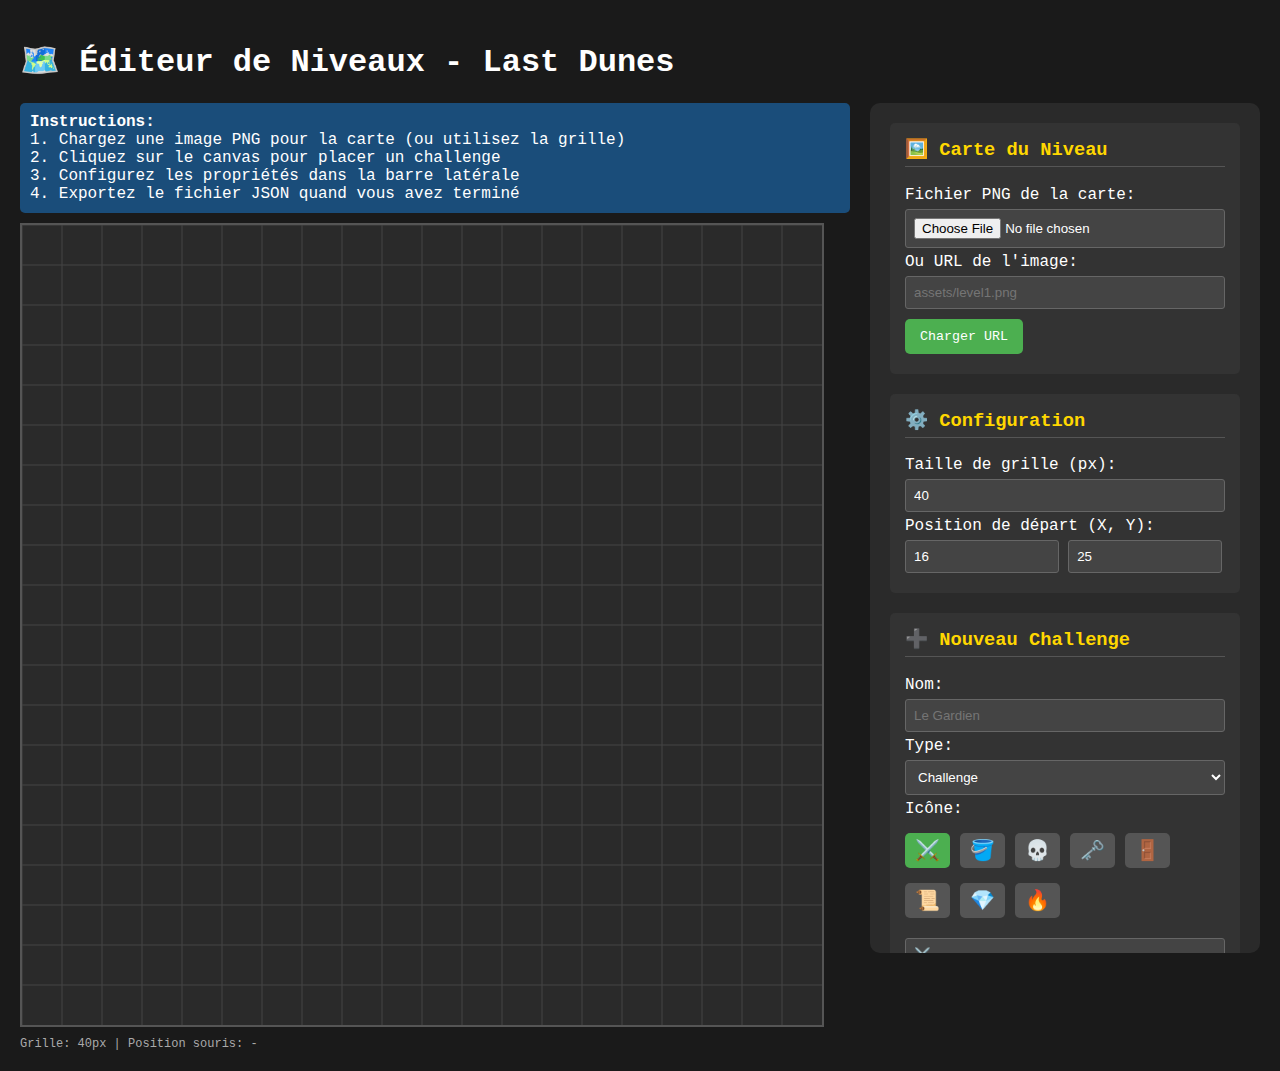
<file: editor.html>
<!DOCTYPE html>
<html lang="fr">
<head>
    <meta charset="UTF-8">
    <title>Éditeur de Niveaux - Last Dunes</title>
    <style>
        body {
            margin: 0;
            background: #1a1a1a;
            color: #fff;
            font-family: 'Courier New', monospace;
            padding: 20px;
        }

        #container {
            display: flex;
            gap: 20px;
        }

        #canvas-area {
            flex: 1;
        }

        #sidebar {
            width: 350px;
            background: #2a2a2a;
            padding: 20px;
            border-radius: 10px;
            max-height: 90vh;
            overflow-y: auto;
        }

        #gameCanvas {
            border: 2px solid #555;
            background: #2a2a2a;
            cursor: crosshair;
            display: block;
        }

        .tool-section {
            margin-bottom: 20px;
            padding: 15px;
            background: #333;
            border-radius: 5px;
        }

        .tool-section h3 {
            margin-top: 0;
            color: #ffd700;
            border-bottom: 1px solid #555;
            padding-bottom: 5px;
        }

        input, select, textarea {
            width: 100%;
            padding: 8px;
            margin: 5px 0;
            background: #444;
            color: #fff;
            border: 1px solid #666;
            border-radius: 3px;
            box-sizing: border-box;
        }

        button {
            padding: 10px 15px;
            margin: 5px 5px 5px 0;
            background: #4CAF50;
            color: #fff;
            border: none;
            border-radius: 5px;
            cursor: pointer;
            font-family: 'Courier New', monospace;
        }

        button:hover {
            background: #45a049;
        }

        button.delete {
            background: #f44336;
        }

        button.delete:hover {
            background: #da190b;
        }

        .challenge-item {
            background: #444;
            padding: 10px;
            margin: 5px 0;
            border-radius: 5px;
            border-left: 3px solid #ffd700;
        }

        .challenge-item:hover {
            background: #555;
        }

        .coords {
            color: #0ff;
            font-size: 12px;
        }

        .info {
            background: #1a4d7a;
            padding: 10px;
            border-radius: 5px;
            margin-bottom: 10px;
        }

        .grid-info {
            font-size: 12px;
            color: #aaa;
            margin-top: 10px;
        }

        input[type="color"] {
            width: 60px;
            height: 35px;
            border: none;
            cursor: pointer;
        }

        .emoji-picker {
            display: flex;
            gap: 5px;
            flex-wrap: wrap;
            margin: 10px 0;
        }

        .emoji-btn {
            padding: 5px 10px;
            font-size: 20px;
            background: #555;
            min-width: 40px;
        }

        .emoji-btn.selected {
            background: #4CAF50;
        }
    </style>
</head>
<body>
    <h1>🗺️ Éditeur de Niveaux - Last Dunes</h1>

    <div id="container">
        <div id="canvas-area">
            <div class="info">
                <strong>Instructions:</strong><br>
                1. Chargez une image PNG pour la carte (ou utilisez la grille)<br>
                2. Cliquez sur le canvas pour placer un challenge<br>
                3. Configurez les propriétés dans la barre latérale<br>
                4. Exportez le fichier JSON quand vous avez terminé
            </div>
            <canvas id="gameCanvas" width="800" height="800"></canvas>
            <div class="grid-info">
                Grille: <span id="grid-size">40</span>px |
                Position souris: <span id="mouse-pos">-</span>
            </div>
        </div>

        <div id="sidebar">
            <div class="tool-section">
                <h3>🖼️ Carte du Niveau</h3>
                <label>Fichier PNG de la carte:</label>
                <input type="file" id="map-upload" accept="image/png,image/jpg,image/jpeg">
                <br>
                <label>Ou URL de l'image:</label>
                <input type="text" id="map-url" placeholder="assets/level1.png">
                <button onclick="loadMapFromURL()">Charger URL</button>
            </div>

            <div class="tool-section">
                <h3>⚙️ Configuration</h3>
                <label>Taille de grille (px):</label>
                <input type="number" id="grid-size-input" value="40" min="10" max="100" onchange="updateGridSize()">

                <label>Position de départ (X, Y):</label>
                <input type="number" id="start-x" value="16" min="0" max="19" style="width:48%; display:inline-block">
                <input type="number" id="start-y" value="25" min="0" max="19" style="width:48%; display:inline-block">
            </div>

            <div class="tool-section">
                <h3>➕ Nouveau Challenge</h3>

                <label>Nom:</label>
                <input type="text" id="new-name" placeholder="Le Gardien">

                <label>Type:</label>
                <select id="new-type">
                    <option value="challenge">Challenge</option>
                    <option value="interaction">Interaction</option>
                    <option value="boss">Boss</option>
                </select>

                <label>Icône:</label>
                <div class="emoji-picker">
                    <button class="emoji-btn selected" onclick="selectEmoji(this, '⚔️')">⚔️</button>
                    <button class="emoji-btn" onclick="selectEmoji(this, '🪣')">🪣</button>
                    <button class="emoji-btn" onclick="selectEmoji(this, '💀')">💀</button>
                    <button class="emoji-btn" onclick="selectEmoji(this, '🗝️')">🗝️</button>
                    <button class="emoji-btn" onclick="selectEmoji(this, '🚪')">🚪</button>
                    <button class="emoji-btn" onclick="selectEmoji(this, '📜')">📜</button>
                    <button class="emoji-btn" onclick="selectEmoji(this, '💎')">💎</button>
                    <button class="emoji-btn" onclick="selectEmoji(this, '🔥')">🔥</button>
                </div>
                <input type="text" id="new-icon" value="⚔️" maxlength="2">

                <label>Couleur:</label>
                <input type="color" id="new-color" value="#ff00ff">

                <label>Rayon de déclenchement:</label>
                <input type="number" id="new-radius" value="1" min="0" max="5">

                <label>Dialogue de prévisualisation:</label>
                <textarea id="new-dialogue" rows="2" placeholder="Ses orbites vides vous fixent..."></textarea>

                <button onclick="addChallengeAtMouse()">➕ Placer au prochain clic</button>
            </div>

            <div class="tool-section">
                <h3>📋 Challenges Placés (<span id="challenge-count">0</span>)</h3>
                <div id="challenges-list"></div>
            </div>

            <div class="tool-section">
                <h3>💾 Export / Import</h3>
                <button onclick="exportJSON()">📥 Télécharger JSON</button>
                <button onclick="copyJSON()">📋 Copier JSON</button>
                <br>
                <label>Importer JSON:</label>
                <input type="file" id="json-upload" accept=".json" onchange="importJSON()">
            </div>
        </div>
    </div>

    <script>
        const canvas = document.getElementById('gameCanvas');
        const ctx = canvas.getContext('2d');

        let gridSize = 40;
        let mapImage = null;
        let challenges = [];
        let startPos = {x: 16, y: 25};
        let selectedIcon = '⚔️';
        let waitingForClick = false;
        let mouseGridPos = {x: 0, y: 0};

        // Track mouse position
        canvas.addEventListener('mousemove', (e) => {
            const rect = canvas.getBoundingClientRect();
            const x = Math.floor((e.clientX - rect.left) / gridSize);
            const y = Math.floor((e.clientY - rect.top) / gridSize);
            mouseGridPos = {x, y};
            document.getElementById('mouse-pos').textContent = `(${x}, ${y})`;
        });

        // Click to place challenge
        canvas.addEventListener('click', (e) => {
            if (!waitingForClick) return;

            const rect = canvas.getBoundingClientRect();
            const x = Math.floor((e.clientX - rect.left) / gridSize);
            const y = Math.floor((e.clientY - rect.top) / gridSize);

            const challenge = {
                id: `challenge_${Date.now()}`,
                name: document.getElementById('new-name').value || 'Nouveau Challenge',
                type: document.getElementById('new-type').value,
                coordinates: {x, y},
                triggerRadius: parseInt(document.getElementById('new-radius').value),
                icon: selectedIcon,
                color: document.getElementById('new-color').value,
                description: '',
                dialogue_preview: document.getElementById('new-dialogue').value || 'Un challenge apparaît...',
                outcomes: {
                    success_narrow: 'Vous réussissez de justesse.',
                    success_triumph: 'Vous triomphez brillamment.',
                    fail_narrow: 'Vous échouez mais survivez.',
                    fail_catastrophic: 'Échec catastrophique.'
                }
            };

            challenges.push(challenge);
            waitingForClick = false;
            canvas.style.cursor = 'crosshair';
            updateChallengesList();
            render();
        });

        function selectEmoji(btn, emoji) {
            document.querySelectorAll('.emoji-btn').forEach(b => b.classList.remove('selected'));
            btn.classList.add('selected');
            selectedIcon = emoji;
            document.getElementById('new-icon').value = emoji;
        }

        function addChallengeAtMouse() {
            waitingForClick = true;
            canvas.style.cursor = 'cell';
            alert('Cliquez sur le canvas pour placer le challenge');
        }

        function updateGridSize() {
            gridSize = parseInt(document.getElementById('grid-size-input').value);
            document.getElementById('grid-size').textContent = gridSize;
            render();
        }

        function loadMapFromURL() {
            const url = document.getElementById('map-url').value;
            if (!url) return;

            mapImage = new Image();
            mapImage.onload = () => {
                console.log('Map loaded');
                render();
            };
            mapImage.onerror = () => {
                alert('Erreur de chargement de l\'image');
                mapImage = null;
                render();
            };
            mapImage.src = url;
        }

        document.getElementById('map-upload').addEventListener('change', (e) => {
            const file = e.target.files[0];
            if (!file) return;

            const reader = new FileReader();
            reader.onload = (event) => {
                mapImage = new Image();
                mapImage.onload = () => {
                    render();
                };
                mapImage.src = event.target.result;
            };
            reader.readAsDataURL(file);
        });

        function deleteChallenge(id) {
            challenges = challenges.filter(ch => ch.id !== id);
            updateChallengesList();
            render();
        }

        function updateChallengesList() {
            const list = document.getElementById('challenges-list');
            document.getElementById('challenge-count').textContent = challenges.length;

            if (challenges.length === 0) {
                list.innerHTML = '<em style="color:#888">Aucun challenge placé</em>';
                return;
            }

            list.innerHTML = challenges.map(ch => `
                <div class="challenge-item">
                    <strong>${ch.icon} ${ch.name}</strong><br>
                    <span class="coords">Position: (${ch.coordinates.x}, ${ch.coordinates.y})</span><br>
                    <small>Type: ${ch.type} | Rayon: ${ch.triggerRadius}</small><br>
                    <button class="delete" onclick="deleteChallenge('${ch.id}')">🗑️ Supprimer</button>
                </div>
            `).join('');
        }

        function exportJSON() {
            const config = {
                mapFile: document.getElementById('map-url').value || 'assets/level1.png',
                gridSize: gridSize,
                startPos: {
                    x: parseInt(document.getElementById('start-x').value),
                    y: parseInt(document.getElementById('start-y').value)
                },
                challenges: challenges
            };

            const json = JSON.stringify(config, null, 2);
            const blob = new Blob([json], {type: 'application/json'});
            const url = URL.createObjectURL(blob);
            const a = document.createElement('a');
            a.href = url;
            a.download = 'challenges.json';
            a.click();
        }

        function copyJSON() {
            const config = {
                mapFile: document.getElementById('map-url').value || 'assets/level1.png',
                gridSize: gridSize,
                startPos: {
                    x: parseInt(document.getElementById('start-x').value),
                    y: parseInt(document.getElementById('start-y').value)
                },
                challenges: challenges
            };

            const json = JSON.stringify(config, null, 2);
            navigator.clipboard.writeText(json).then(() => {
                alert('JSON copié dans le presse-papier!');
            });
        }

        function importJSON() {
            const file = document.getElementById('json-upload').files[0];
            if (!file) return;

            const reader = new FileReader();
            reader.onload = (e) => {
                try {
                    const data = JSON.parse(e.target.result);

                    if (data.mapFile) {
                        document.getElementById('map-url').value = data.mapFile;
                        loadMapFromURL();
                    }

                    if (data.gridSize) {
                        gridSize = data.gridSize;
                        document.getElementById('grid-size-input').value = gridSize;
                        document.getElementById('grid-size').textContent = gridSize;
                    }

                    if (data.startPos) {
                        document.getElementById('start-x').value = data.startPos.x;
                        document.getElementById('start-y').value = data.startPos.y;
                        startPos = data.startPos;
                    }

                    if (data.challenges) {
                        challenges = data.challenges;
                        updateChallengesList();
                    }

                    render();
                    alert('Configuration importée avec succès!');
                } catch (error) {
                    alert('Erreur lors de l\'import: ' + error.message);
                }
            };
            reader.readAsText(file);
        }

        function render() {
            // Clear
            ctx.fillStyle = '#2a2a2a';
            ctx.fillRect(0, 0, canvas.width, canvas.height);

            // Draw map or grid
            if (mapImage && mapImage.complete) {
                ctx.drawImage(mapImage, 0, 0, canvas.width, canvas.height);
            } else {
                // Draw grid
                ctx.strokeStyle = '#444';
                ctx.lineWidth = 1;
                for (let x = 0; x < canvas.width; x += gridSize) {
                    ctx.beginPath();
                    ctx.moveTo(x, 0);
                    ctx.lineTo(x, canvas.height);
                    ctx.stroke();
                }
                for (let y = 0; y < canvas.height; y += gridSize) {
                    ctx.beginPath();
                    ctx.moveTo(0, y);
                    ctx.lineTo(canvas.width, y);
                    ctx.stroke();
                }
            }

            // Draw start position
            const sx = startPos.x * gridSize;
            const sy = startPos.y * gridSize;
            ctx.fillStyle = '#00ff00';
            ctx.globalAlpha = 0.5;
            ctx.fillRect(sx, sy, gridSize, gridSize);
            ctx.globalAlpha = 1;
            ctx.strokeStyle = '#00ff00';
            ctx.lineWidth = 2;
            ctx.strokeRect(sx, sy, gridSize, gridSize);
            ctx.font = '20px Arial';
            ctx.textAlign = 'center';
            ctx.textBaseline = 'middle';
            ctx.fillText('🚶', sx + gridSize/2, sy + gridSize/2);

            // Draw challenges
            for (let ch of challenges) {
                const cx = ch.coordinates.x * gridSize;
                const cy = ch.coordinates.y * gridSize;

                ctx.fillStyle = ch.color;
                ctx.globalAlpha = 0.6;
                ctx.fillRect(cx, cy, gridSize, gridSize);
                ctx.globalAlpha = 1;

                ctx.strokeStyle = ch.color;
                ctx.lineWidth = 2;
                ctx.strokeRect(cx, cy, gridSize, gridSize);

                ctx.font = '24px Arial';
                ctx.textAlign = 'center';
                ctx.textBaseline = 'middle';
                ctx.fillText(ch.icon, cx + gridSize/2, cy + gridSize/2);
            }

            // Reset
            ctx.textAlign = 'left';
            ctx.textBaseline = 'alphabetic';
        }

        // Initial render
        render();
        updateChallengesList();
    </script>
</body>
</html>
</file>
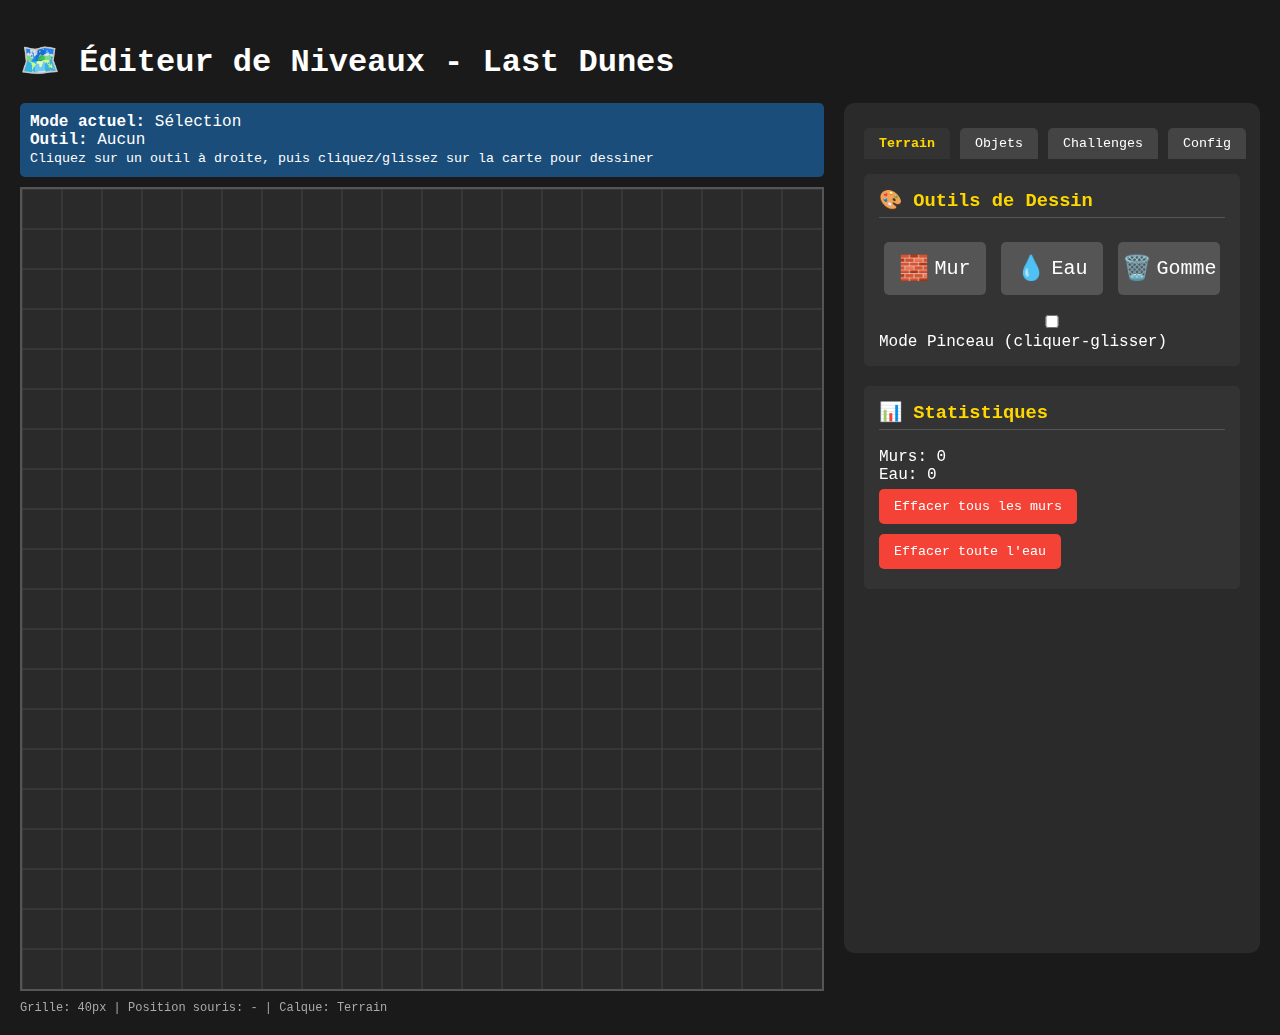
<file: niveau-editor.html>
<!DOCTYPE html>
<html lang="fr">
<head>
    <meta charset="UTF-8">
    <title>Éditeur de Niveaux - Last Dunes</title>
    <style>
        body {
            margin: 0;
            background: #1a1a1a;
            color: #fff;
            font-family: 'Courier New', monospace;
            padding: 20px;
        }

        #container {
            display: flex;
            gap: 20px;
        }

        #canvas-area {
            flex: 1;
        }

        #sidebar {
            width: 380px;
            background: #2a2a2a;
            padding: 20px;
            border-radius: 10px;
            max-height: 90vh;
            overflow-y: auto;
        }

        #gameCanvas {
            border: 2px solid #555;
            background: #2a2a2a;
            cursor: crosshair;
            display: block;
        }

        .tool-section {
            margin-bottom: 20px;
            padding: 15px;
            background: #333;
            border-radius: 5px;
        }

        .tool-section h3 {
            margin-top: 0;
            color: #ffd700;
            border-bottom: 1px solid #555;
            padding-bottom: 5px;
        }

        input, select, textarea {
            width: 100%;
            padding: 8px;
            margin: 5px 0;
            background: #444;
            color: #fff;
            border: 1px solid #666;
            border-radius: 3px;
            box-sizing: border-box;
        }

        button {
            padding: 10px 15px;
            margin: 5px 5px 5px 0;
            background: #4CAF50;
            color: #fff;
            border: none;
            border-radius: 5px;
            cursor: pointer;
            font-family: 'Courier New', monospace;
        }

        button:hover {
            background: #45a049;
        }

        button.active {
            background: #ffd700;
            color: #000;
            font-weight: bold;
        }

        button.delete {
            background: #f44336;
        }

        button.delete:hover {
            background: #da190b;
        }

        .tool-btn {
            min-width: 80px;
            padding: 12px;
            margin: 5px;
            background: #555;
            font-size: 24px;
            display: inline-flex;
            align-items: center;
            justify-content: center;
            gap: 5px;
        }

        .tool-btn.active {
            background: #ffd700;
            box-shadow: 0 0 10px #ffd700;
        }

        .tool-btn:hover {
            background: #666;
        }

        .tool-btn.active:hover {
            background: #ffd700;
        }

        .object-item {
            background: #444;
            padding: 10px;
            margin: 5px 0;
            border-radius: 5px;
            border-left: 3px solid #ffd700;
        }

        .object-item:hover {
            background: #555;
        }

        .coords {
            color: #0ff;
            font-size: 12px;
        }

        .info {
            background: #1a4d7a;
            padding: 10px;
            border-radius: 5px;
            margin-bottom: 10px;
        }

        .grid-info {
            font-size: 12px;
            color: #aaa;
            margin-top: 10px;
        }

        .object-library {
            display: grid;
            grid-template-columns: repeat(6, 1fr);
            gap: 5px;
            margin: 10px 0;
        }

        .object-lib-btn {
            padding: 10px;
            font-size: 28px;
            background: #444;
            border: 2px solid #666;
            cursor: pointer;
            border-radius: 5px;
            transition: all 0.2s;
        }

        .object-lib-btn:hover {
            background: #555;
            transform: scale(1.1);
        }

        .object-lib-btn.selected {
            background: #4CAF50;
            border-color: #4CAF50;
        }

        .tabs {
            display: flex;
            gap: 5px;
            margin-bottom: 10px;
        }

        .tab {
            padding: 8px 15px;
            background: #444;
            border: none;
            cursor: pointer;
            flex: 1;
            border-radius: 5px 5px 0 0;
        }

        .tab.active {
            background: #333;
            color: #ffd700;
        }

        .challenge-item {
            background: #444;
            padding: 10px;
            margin: 5px 0;
            border-radius: 5px;
            border-left: 3px solid #ffd700;
            cursor: pointer;
            transition: all 0.2s;
        }

        .challenge-item:hover {
            background: #555;
            transform: translateX(3px);
        }

        .challenge-item.selected {
            border-left-color: #4CAF50;
            background: #4a4a4a;
        }

        .challenge-header {
            display: flex;
            align-items: center;
            gap: 8px;
            margin-bottom: 5px;
        }

        .challenge-icon {
            font-size: 20px;
        }

        .challenge-name {
            font-weight: bold;
            flex: 1;
        }

        .challenge-type {
            font-size: 9px;
            background: #666;
            padding: 2px 5px;
            border-radius: 3px;
            text-transform: uppercase;
        }

        .challenge-info {
            font-size: 11px;
            color: #aaa;
            margin-top: 5px;
        }

        .challenge-placed {
            background: #1b5e20;
            color: #a5d6a7;
            padding: 3px 6px;
            border-radius: 3px;
            font-size: 10px;
            display: inline-block;
            margin-top: 5px;
        }

        .outcomes-preview {
            font-size: 10px;
            color: #888;
            margin-top: 5px;
            padding: 5px;
            background: #3a3a3a;
            border-radius: 3px;
        }

        .narrative-info {
            background: #2a4d7a;
            padding: 10px;
            border-radius: 5px;
            margin: 10px 0;
            font-size: 11px;
        }

        .import-status {
            padding: 8px;
            border-radius: 3px;
            margin: 10px 0;
            font-size: 12px;
        }

        .import-status.success {
            background: #1b5e20;
            color: #a5d6a7;
        }

        .import-status.warning {
            background: #f57c00;
            color: #fff3e0;
        }
    </style>
</head>
<body>
    <h1>🗺️ Éditeur de Niveaux - Last Dunes</h1>

    <div id="container">
        <div id="canvas-area">
            <div class="info">
                <strong>Mode actuel:</strong> <span id="current-mode">Sélection</span><br>
                <strong>Outil:</strong> <span id="current-tool">Aucun</span><br>
                <small>Cliquez sur un outil à droite, puis cliquez/glissez sur la carte pour dessiner</small>
            </div>
            <canvas id="gameCanvas" width="800" height="800"></canvas>
            <div class="grid-info">
                Grille: <span id="grid-size">40</span>px |
                Position souris: <span id="mouse-pos">-</span> |
                Calque: <span id="current-layer">Terrain</span>
            </div>
        </div>

        <div id="sidebar">
            <!-- Tabs -->
            <div class="tabs">
                <button class="tab active" onclick="switchTab('terrain')">Terrain</button>
                <button class="tab" onclick="switchTab('objects')">Objets</button>
                <button class="tab" onclick="switchTab('challenges')">Challenges</button>
                <button class="tab" onclick="switchTab('config')">Config</button>
            </div>

            <!-- Terrain Tab -->
            <div id="tab-terrain" class="tab-content">
                <div class="tool-section">
                    <h3>🎨 Outils de Dessin</h3>
                    <div style="display: grid; grid-template-columns: repeat(3, 1fr); gap: 5px;">
                        <button class="tool-btn" onclick="selectTool('wall')" title="Mur">
                            🧱<br><small>Mur</small>
                        </button>
                        <button class="tool-btn" onclick="selectTool('water')" title="Eau">
                            💧<br><small>Eau</small>
                        </button>
                        <button class="tool-btn" onclick="selectTool('eraser')" title="Gomme">
                            🗑️<br><small>Gomme</small>
                        </button>
                    </div>
                    <div style="margin-top: 10px;">
                        <label><input type="checkbox" id="brush-mode"> Mode Pinceau (cliquer-glisser)</label>
                    </div>
                </div>

                <div class="tool-section">
                    <h3>📊 Statistiques</h3>
                    <div>Murs: <span id="walls-count">0</span></div>
                    <div>Eau: <span id="water-count">0</span></div>
                    <button onclick="clearLayer('walls')" class="delete">Effacer tous les murs</button>
                    <button onclick="clearLayer('water')" class="delete">Effacer toute l'eau</button>
                </div>
            </div>

            <!-- Objects Tab -->
            <div id="tab-objects" class="tab-content" style="display:none;">
                <div class="tool-section">
                    <h3>🪑 Bibliothèque d'Objets</h3>
                    <div class="object-library">
                        <button class="object-lib-btn" onclick="selectObject('🚪')" title="Porte">🚪</button>
                        <button class="object-lib-btn" onclick="selectObject('📦')" title="Coffre">📦</button>
                        <button class="object-lib-btn" onclick="selectObject('🪑')" title="Chaise">🪑</button>
                        <button class="object-lib-btn" onclick="selectObject('🛏️')" title="Lit">🛏️</button>
                        <button class="object-lib-btn" onclick="selectObject('🔥')" title="Cheminée">🔥</button>
                        <button class="object-lib-btn" onclick="selectObject('📜')" title="Parchemin">📜</button>
                        <button class="object-lib-btn" onclick="selectObject('🪔')" title="Lampe">🪔</button>
                        <button class="object-lib-btn" onclick="selectObject('🕯️')" title="Bougie">🕯️</button>
                        <button class="object-lib-btn" onclick="selectObject('⚱️')" title="Urne">⚱️</button>
                        <button class="object-lib-btn" onclick="selectObject('🏺')" title="Vase">🏺</button>
                        <button class="object-lib-btn" onclick="selectObject('🗝️')" title="Clé">🗝️</button>
                        <button class="object-lib-btn" onclick="selectObject('⚔️')" title="Épée">⚔️</button>
                        <button class="object-lib-btn" onclick="selectObject('🛡️')" title="Bouclier">🛡️</button>
                        <button class="object-lib-btn" onclick="selectObject('📚')" title="Livres">📚</button>
                        <button class="object-lib-btn" onclick="selectObject('🪟')" title="Fenêtre">🪟</button>
                        <button class="object-lib-btn" onclick="selectObject('🪜')" title="Échelle">🪜</button>
                        <button class="object-lib-btn" onclick="selectObject('⛓️')" title="Chaînes">⛓️</button>
                        <button class="object-lib-btn" onclick="selectObject('🦴')" title="Os">🦴</button>
                    </div>
                    <label>Ou entrez un emoji:</label>
                    <input type="text" id="custom-object" placeholder="🎯" maxlength="2">
                    <button onclick="selectObject(document.getElementById('custom-object').value)">Utiliser</button>
                </div>

                <div class="tool-section">
                    <h3>📋 Objets Placés (<span id="objects-count">0</span>)</h3>
                    <div id="objects-list"></div>
                </div>
            </div>

            <!-- Challenges Tab -->
            <div id="tab-challenges" class="tab-content" style="display:none;">
                <div class="tool-section">
                    <h3>🌳 Arbre Narratif</h3>
                    <div id="narrative-status" class="narrative-info">
                        Aucun arbre narratif chargé
                    </div>
                    <label>Importer un arbre narratif:</label>
                    <input type="file" id="narrative-upload" accept=".json" onchange="importNarrativeTree()">
                    <button onclick="document.getElementById('narrative-upload').click()">
                        📂 Charger Arbre Narratif
                    </button>
                    <button onclick="openChallengeEditor()">
                        🌳 Ouvrir Éditeur d'Arbre
                    </button>
                </div>

                <div class="tool-section" id="challenges-library-section" style="display:none;">
                    <h3>📚 Bibliothèque de Challenges</h3>
                    <p style="font-size: 11px; color: #aaa; margin-bottom: 10px;">
                        Cliquez sur un challenge pour le sélectionner, puis cliquez sur la carte pour le placer.
                    </p>
                    <div id="challenges-library"></div>
                </div>

                <div class="tool-section" id="placed-challenges-section" style="display:none;">
                    <h3>📍 Challenges Placés (<span id="challenges-count">0</span>)</h3>
                    <div id="placed-challenges-list"></div>
                </div>

                <div class="tool-section">
                    <h3>💡 Aide</h3>
                    <p style="font-size: 11px; color: #aaa;">
                        <strong>Workflow:</strong><br>
                        1. Créez votre arbre narratif dans challenge-editor.html<br>
                        2. Exportez-le en JSON<br>
                        3. Importez-le ici<br>
                        4. Placez les challenges sur la carte<br>
                        5. Exportez le niveau complet
                    </p>
                </div>
            </div>

            <!-- Config Tab -->
            <div id="tab-config" class="tab-content" style="display:none;">
                <div class="tool-section">
                    <h3>🖼️ Carte du Niveau</h3>
                    <label>Fichier PNG de la carte:</label>
                    <input type="file" id="map-upload" accept="image/png,image/jpg,image/jpeg">
                    <br>
                    <label>Ou URL de l'image:</label>
                    <input type="text" id="map-url" placeholder="assets/level1.png">
                    <button onclick="loadMapFromURL()">Charger URL</button>
                </div>

                <div class="tool-section">
                    <h3>⚙️ Configuration</h3>
                    <label>Taille de grille (px):</label>
                    <input type="number" id="grid-size-input" value="40" min="10" max="100" onchange="updateGridSize()">

                    <label>Position de départ (X, Y):</label>
                    <input type="number" id="start-x" value="16" min="0" max="19" style="width:48%; display:inline-block">
                    <input type="number" id="start-y" value="25" min="0" max="19" style="width:48%; display:inline-block">
                </div>

                <div class="tool-section">
                    <h3>💾 Export / Import</h3>
                    <button onclick="exportJSON()">📥 Télécharger JSON</button>
                    <button onclick="copyJSON()">📋 Copier JSON</button>
                    <br>
                    <label>Importer JSON:</label>
                    <input type="file" id="json-upload" accept=".json" onchange="importJSON()">
                </div>
            </div>
        </div>
    </div>

    <script>
        const canvas = document.getElementById('gameCanvas');
        const ctx = canvas.getContext('2d');

        // State
        let gridSize = 40;
        let mapImage = null;
        let startPos = {x: 16, y: 25};
        let mouseGridPos = {x: 0, y: 0};

        // Data layers
        let walls = [];
        let water = [];
        let objects = [];

        // Narrative tree and challenges
        let narrativeTree = null;
        let availableChallenges = [];
        let placedChallenges = [];
        let selectedChallenge = null;
        let waitingForChallengePlace = false;

        // Tool state
        let currentTool = null;
        let selectedObject = null;
        let isDrawing = false;
        let brushMode = false;

        // Active tab
        let activeTab = 'terrain';

        // Initialize
        render();

        // Mouse events
        canvas.addEventListener('mousemove', (e) => {
            const rect = canvas.getBoundingClientRect();
            const x = Math.floor((e.clientX - rect.left) / gridSize);
            const y = Math.floor((e.clientY - rect.top) / gridSize);
            mouseGridPos = {x, y};
            document.getElementById('mouse-pos').textContent = `(${x}, ${y})`;

            if (isDrawing && brushMode) {
                handleCanvasClick(e);
            }
        });

        canvas.addEventListener('mousedown', (e) => {
            isDrawing = true;
            brushMode = document.getElementById('brush-mode').checked;
            handleCanvasClick(e);
        });

        canvas.addEventListener('mouseup', () => {
            isDrawing = false;
        });

        canvas.addEventListener('mouseleave', () => {
            isDrawing = false;
        });

        function handleCanvasClick(e) {
            const rect = canvas.getBoundingClientRect();
            const x = Math.floor((e.clientX - rect.left) / gridSize);
            const y = Math.floor((e.clientY - rect.top) / gridSize);

            if (x < 0 || y < 0 || x >= 20 || y >= 20) return;

            // Challenge placement
            if (waitingForChallengePlace && selectedChallenge) {
                placeChallenge(x, y, selectedChallenge);
                waitingForChallengePlace = false;
                selectedChallenge = null;
                canvas.style.cursor = 'crosshair';
                updateCurrentMode();
                return;
            }

            // Object placement
            if (selectedObject) {
                placeObject(x, y, selectedObject);
                return;
            }

            // Terrain tools
            if (currentTool === 'wall') {
                toggleTile(walls, x, y);
                updateStats();
            } else if (currentTool === 'water') {
                toggleTile(water, x, y);
                updateStats();
            } else if (currentTool === 'eraser') {
                removeTile(walls, x, y);
                removeTile(water, x, y);
                removeObject(x, y);
                updateStats();
                updateObjectsList();
            }

            render();
        }

        function toggleTile(layer, x, y) {
            const index = layer.findIndex(t => t.x === x && t.y === y);
            if (index === -1) {
                layer.push({x, y});
            } else {
                layer.splice(index, 1);
            }
        }

        function removeTile(layer, x, y) {
            const index = layer.findIndex(t => t.x === x && t.y === y);
            if (index !== -1) {
                layer.splice(index, 1);
            }
        }

        function placeObject(x, y, emoji) {
            // Remove existing object at same position
            removeObject(x, y);
            objects.push({x, y, emoji});
            updateObjectsList();
            render();
        }

        function removeObject(x, y) {
            const index = objects.findIndex(o => o.x === x && o.y === y);
            if (index !== -1) {
                objects.splice(index, 1);
            }
        }

        function selectTool(tool) {
            currentTool = tool;
            selectedObject = null;
            waitingForChallengePlace = false;
            selectedChallenge = null;

            // Update UI
            document.querySelectorAll('.tool-btn').forEach(btn => btn.classList.remove('active'));
            event.currentTarget.classList.add('active');

            updateCurrentMode();
        }

        function selectObject(emoji) {
            if (!emoji) return;
            selectedObject = emoji;
            currentTool = null;
            waitingForChallengePlace = false;
            selectedChallenge = null;

            document.querySelectorAll('.object-lib-btn').forEach(btn => {
                btn.classList.toggle('selected', btn.textContent.includes(emoji));
            });

            updateCurrentMode();
        }

        function clearLayer(layerName) {
            if (!confirm(`Effacer tous les éléments de la couche "${layerName}" ?`)) return;

            if (layerName === 'walls') walls = [];
            else if (layerName === 'water') water = [];

            updateStats();
            render();
        }

        function updateStats() {
            document.getElementById('walls-count').textContent = walls.length;
            document.getElementById('water-count').textContent = water.length;
            document.getElementById('objects-count').textContent = objects.length;
        }

        function updateCurrentMode() {
            let mode = 'Sélection';
            let tool = 'Aucun';

            if (waitingForChallengePlace && selectedChallenge) {
                mode = 'Placement Challenge';
                tool = `${selectedChallenge.icon} ${selectedChallenge.name}`;
            } else if (selectedObject) {
                mode = 'Placement Objet';
                tool = selectedObject;
            } else if (currentTool === 'wall') {
                mode = 'Dessin';
                tool = '🧱 Mur';
            } else if (currentTool === 'water') {
                mode = 'Dessin';
                tool = '💧 Eau';
            } else if (currentTool === 'eraser') {
                mode = 'Effacement';
                tool = '🗑️ Gomme';
            }

            document.getElementById('current-mode').textContent = mode;
            document.getElementById('current-tool').textContent = tool;
        }

        function switchTab(tabName) {
            activeTab = tabName;

            // Update tab buttons
            document.querySelectorAll('.tab').forEach(tab => tab.classList.remove('active'));
            event.currentTarget.classList.add('active');

            // Update tab content
            document.querySelectorAll('.tab-content').forEach(content => content.style.display = 'none');
            document.getElementById(`tab-${tabName}`).style.display = 'block';

            document.getElementById('current-layer').textContent =
                tabName === 'terrain' ? 'Terrain' :
                tabName === 'objects' ? 'Objets' : 'Configuration';
        }

        function updateGridSize() {
            gridSize = parseInt(document.getElementById('grid-size-input').value);
            document.getElementById('grid-size').textContent = gridSize;
            render();
        }

        function loadMapFromURL() {
            const url = document.getElementById('map-url').value;
            if (!url) return;

            mapImage = new Image();
            mapImage.onload = () => render();
            mapImage.onerror = () => {
                alert('Erreur de chargement de l\'image');
                mapImage = null;
                render();
            };
            mapImage.src = url;
        }

        document.getElementById('map-upload').addEventListener('change', (e) => {
            const file = e.target.files[0];
            if (!file) return;

            const reader = new FileReader();
            reader.onload = (event) => {
                mapImage = new Image();
                mapImage.onload = () => render();
                mapImage.src = event.target.result;
            };
            reader.readAsDataURL(file);
        });

        function deleteObject(index) {
            objects.splice(index, 1);
            updateObjectsList();
            render();
        }

        function updateObjectsList() {
            const list = document.getElementById('objects-list');
            document.getElementById('objects-count').textContent = objects.length;

            if (objects.length === 0) {
                list.innerHTML = '<em style="color:#888">Aucun objet placé</em>';
                return;
            }

            list.innerHTML = objects.map((obj, i) => `
                <div class="object-item">
                    <strong>${obj.emoji}</strong><br>
                    <span class="coords">Position: (${obj.x}, ${obj.y})</span><br>
                    <button class="delete" onclick="deleteObject(${i})">🗑️ Supprimer</button>
                </div>
            `).join('');
        }

        function exportJSON() {
            const config = {
                mapFile: document.getElementById('map-url').value || 'assets/level1.png',
                gridSize: gridSize,
                startPos: {
                    x: parseInt(document.getElementById('start-x').value),
                    y: parseInt(document.getElementById('start-y').value)
                },
                walls: walls,
                water: water,
                objects: objects
            };

            const json = JSON.stringify(config, null, 2);
            const blob = new Blob([json], {type: 'application/json'});
            const url = URL.createObjectURL(blob);
            const a = document.createElement('a');
            a.href = url;
            a.download = 'niveau.json';
            a.click();
        }

        function copyJSON() {
            const config = {
                mapFile: document.getElementById('map-url').value || 'assets/level1.png',
                gridSize: gridSize,
                startPos: {
                    x: parseInt(document.getElementById('start-x').value),
                    y: parseInt(document.getElementById('start-y').value)
                },
                walls: walls,
                water: water,
                objects: objects
            };

            const json = JSON.stringify(config, null, 2);
            navigator.clipboard.writeText(json).then(() => {
                alert('JSON copié dans le presse-papier!');
            });
        }

        function importJSON() {
            const file = document.getElementById('json-upload').files[0];
            if (!file) return;

            const reader = new FileReader();
            reader.onload = (e) => {
                try {
                    const data = JSON.parse(e.target.result);

                    if (data.mapFile) {
                        document.getElementById('map-url').value = data.mapFile;
                        loadMapFromURL();
                    }

                    if (data.gridSize) {
                        gridSize = data.gridSize;
                        document.getElementById('grid-size-input').value = gridSize;
                        document.getElementById('grid-size').textContent = gridSize;
                    }

                    if (data.startPos) {
                        document.getElementById('start-x').value = data.startPos.x;
                        document.getElementById('start-y').value = data.startPos.y;
                        startPos = data.startPos;
                    }

                    walls = data.walls || [];
                    water = data.water || [];
                    objects = data.objects || [];

                    updateStats();
                    updateObjectsList();
                    render();
                    alert('Configuration importée avec succès!');
                } catch (error) {
                    alert('Erreur lors de l\'import: ' + error.message);
                }
            };
            reader.readAsText(file);
        }

        function render() {
            // Clear
            ctx.fillStyle = '#2a2a2a';
            ctx.fillRect(0, 0, canvas.width, canvas.height);

            // Draw map or grid
            if (mapImage && mapImage.complete) {
                ctx.globalAlpha = 0.7;
                ctx.drawImage(mapImage, 0, 0, canvas.width, canvas.height);
                ctx.globalAlpha = 1.0;
            }

            // Draw grid
            ctx.strokeStyle = '#444';
            ctx.lineWidth = 1;
            for (let x = 0; x < canvas.width; x += gridSize) {
                ctx.beginPath();
                ctx.moveTo(x, 0);
                ctx.lineTo(x, canvas.height);
                ctx.stroke();
            }
            for (let y = 0; y < canvas.height; y += gridSize) {
                ctx.beginPath();
                ctx.moveTo(0, y);
                ctx.lineTo(canvas.width, y);
                ctx.stroke();
            }

            // Draw walls with stone texture
            for (let wall of walls) {
                const wx = wall.x * gridSize;
                const wy = wall.y * gridSize;

                ctx.fillStyle = '#3d2f27';
                ctx.fillRect(wx, wy, gridSize, gridSize);

                const stoneShades = ['#2a1f1a', '#4a3a30', '#554439', '#1f1812', '#6b5547'];
                const seed = wall.x * 13 + wall.y * 17;
                ctx.globalAlpha = 0.6;

                for (let i = 0; i < 8; i++) {
                    const blockX = wx + ((seed * (i + 1) * 7) % (gridSize - 4));
                    const blockY = wy + ((seed * (i + 2) * 11) % (gridSize - 4));
                    const blockW = 3 + ((seed * (i + 3)) % 5);
                    const blockH = 3 + ((seed * (i + 4)) % 5);

                    ctx.fillStyle = stoneShades[i % stoneShades.length];
                    ctx.fillRect(blockX, blockY, blockW, blockH);
                }

                ctx.globalAlpha = 1.0;

                ctx.strokeStyle = '#1a1410';
                ctx.lineWidth = 1;

                const numHLines = 2;
                for (let h = 1; h <= numHLines; h++) {
                    const y = wy + (gridSize / (numHLines + 1)) * h;
                    ctx.beginPath();
                    ctx.moveTo(wx, y);
                    ctx.lineTo(wx + gridSize, y);
                    ctx.stroke();
                }

                const numVLines = 1;
                for (let v = 1; v <= numVLines; v++) {
                    const x = wx + (gridSize / (numVLines + 1)) * v;
                    const offsetY = (wall.y % 2 === 0) ? 0 : gridSize / 3;
                    ctx.beginPath();
                    ctx.moveTo(x, wy + offsetY);
                    ctx.lineTo(x, wy + gridSize);
                    ctx.stroke();
                }

                ctx.strokeStyle = '#0d0a08';
                ctx.lineWidth = 2;
                ctx.strokeRect(wx, wy, gridSize, gridSize);

                ctx.strokeStyle = '#5a4a3f';
                ctx.lineWidth = 1;
                ctx.beginPath();
                ctx.moveTo(wx + 1, wy + gridSize - 1);
                ctx.lineTo(wx + 1, wy + 1);
                ctx.lineTo(wx + gridSize - 1, wy + 1);
                ctx.stroke();
            }

            // Draw water
            ctx.fillStyle = '#1e90ff';
            ctx.globalAlpha = 0.6;
            for (let w of water) {
                const wx = w.x * gridSize;
                const wy = w.y * gridSize;
                ctx.fillRect(wx, wy, gridSize, gridSize);
            }
            ctx.globalAlpha = 1.0;
            ctx.strokeStyle = '#0066cc';
            ctx.lineWidth = 1;
            for (let w of water) {
                const wx = w.x * gridSize;
                const wy = w.y * gridSize;
                ctx.strokeRect(wx, wy, gridSize, gridSize);
            }

            // Draw objects
            ctx.font = '28px Arial';
            ctx.textAlign = 'center';
            ctx.textBaseline = 'middle';
            for (let obj of objects) {
                const ox = obj.x * gridSize + gridSize/2;
                const oy = obj.y * gridSize + gridSize/2;

                ctx.fillStyle = '#000';
                ctx.globalAlpha = 0.3;
                ctx.fillText(obj.emoji, ox + 2, oy + 2);
                ctx.globalAlpha = 1.0;

                ctx.fillText(obj.emoji, ox, oy);
            }

            // Draw placed challenges
            ctx.font = '24px Arial';
            ctx.textAlign = 'center';
            ctx.textBaseline = 'middle';
            for (let challenge of placedChallenges) {
                const cx = challenge.coordinates.x * gridSize;
                const cy = challenge.coordinates.y * gridSize;

                // Background with challenge color
                ctx.fillStyle = challenge.color || '#ff00ff';
                ctx.globalAlpha = 0.6;
                ctx.fillRect(cx, cy, gridSize, gridSize);
                ctx.globalAlpha = 1;

                // Border
                ctx.strokeStyle = challenge.color || '#ff00ff';
                ctx.lineWidth = 3;
                ctx.strokeRect(cx, cy, gridSize, gridSize);

                // Icon
                ctx.fillStyle = '#fff';
                ctx.fillText(challenge.icon, cx + gridSize/2, cy + gridSize/2);

                // Trigger radius indicator
                if (challenge.triggerRadius > 0) {
                    ctx.strokeStyle = challenge.color || '#ff00ff';
                    ctx.globalAlpha = 0.3;
                    ctx.lineWidth = 1;
                    const radius = challenge.triggerRadius * gridSize;
                    ctx.strokeRect(
                        cx - radius + gridSize/2,
                        cy - radius + gridSize/2,
                        gridSize + radius * 2,
                        gridSize + radius * 2
                    );
                    ctx.globalAlpha = 1;
                }
            }

            // Draw start position
            const sx = startPos.x * gridSize;
            const sy = startPos.y * gridSize;
            ctx.fillStyle = '#00ff00';
            ctx.globalAlpha = 0.5;
            ctx.fillRect(sx, sy, gridSize, gridSize);
            ctx.globalAlpha = 1;
            ctx.strokeStyle = '#00ff00';
            ctx.lineWidth = 2;
            ctx.strokeRect(sx, sy, gridSize, gridSize);
            ctx.font = '20px Arial';
            ctx.fillText('🚶', sx + gridSize/2, sy + gridSize/2);

            // Reset
            ctx.textAlign = 'left';
            ctx.textBaseline = 'alphabetic';
        }

        // ===========================================
        // NARRATIVE TREE AND CHALLENGES FUNCTIONS
        // ===========================================

        function importNarrativeTree() {
            const file = document.getElementById('narrative-upload').files[0];
            if (!file) return;

            const reader = new FileReader();
            reader.onload = (e) => {
                try {
                    const data = JSON.parse(e.target.result);

                    // Validate structure
                    if (!data.nodes || !Array.isArray(data.nodes)) {
                        throw new Error('Structure invalide: "nodes" manquant ou invalide');
                    }

                    narrativeTree = data;
                    availableChallenges = data.nodes.map(node => ({...node}));

                    // Update UI
                    document.getElementById('narrative-status').className = 'import-status success';
                    document.getElementById('narrative-status').innerHTML = `
                        ✓ Arbre narratif chargé: <strong>${availableChallenges.length} challenges</strong> disponibles<br>
                        <small>${data.connections ? data.connections.length : 0} connexions narratives</small>
                    `;

                    document.getElementById('challenges-library-section').style.display = 'block';
                    updateChallengesLibrary();

                    alert(`Arbre narratif importé avec succès!\n${availableChallenges.length} challenges disponibles.`);
                } catch (error) {
                    alert('Erreur lors de l\'import: ' + error.message);
                    document.getElementById('narrative-status').className = 'import-status warning';
                    document.getElementById('narrative-status').textContent = '⚠️ Erreur: ' + error.message;
                }
            };
            reader.readAsText(file);
        }

        function updateChallengesLibrary() {
            const library = document.getElementById('challenges-library');

            if (availableChallenges.length === 0) {
                library.innerHTML = '<em style="color:#888">Aucun challenge disponible</em>';
                return;
            }

            library.innerHTML = availableChallenges.map((challenge, index) => {
                const isPlaced = placedChallenges.some(c => c.originalId === challenge.id);
                const placedInfo = isPlaced ? '<div class="challenge-placed">✓ Placé sur la carte</div>' : '';

                const outcomesCount = challenge.outcomes ? Object.keys(challenge.outcomes).length : 0;

                return `
                    <div class="challenge-item ${selectedChallenge && selectedChallenge.id === challenge.id ? 'selected' : ''}"
                         onclick="selectChallengeForPlacement('${challenge.id}')">
                        <div class="challenge-header">
                            <span class="challenge-icon">${challenge.icon || '⚔️'}</span>
                            <span class="challenge-name">${challenge.name}</span>
                            <span class="challenge-type">${challenge.type || 'challenge'}</span>
                        </div>
                        <div class="challenge-info">
                            ${challenge.dialogue || 'Aucun dialogue'}
                        </div>
                        <div class="outcomes-preview">
                            ${outcomesCount} conséquences définies
                        </div>
                        ${placedInfo}
                    </div>
                `;
            }).join('');
        }

        function selectChallengeForPlacement(challengeId) {
            const challenge = availableChallenges.find(c => c.id === challengeId);
            if (!challenge) return;

            selectedChallenge = challenge;
            waitingForChallengePlace = true;
            currentTool = null;
            selectedObject = null;

            canvas.style.cursor = 'cell';
            updateChallengesLibrary();
            updateCurrentMode();

            alert(`Challenge "${challenge.name}" sélectionné.\nCliquez sur la carte pour le placer.`);
        }

        function placeChallenge(x, y, challenge) {
            // Check if a challenge is already at this position
            const existing = placedChallenges.findIndex(c =>
                c.coordinates.x === x && c.coordinates.y === y
            );

            if (existing !== -1) {
                if (!confirm('Un challenge existe déjà à cette position. Le remplacer ?')) {
                    return;
                }
                placedChallenges.splice(existing, 1);
            }

            // Create placed challenge with coordinates
            const placedChallenge = {
                ...challenge,
                originalId: challenge.id,
                id: `placed_${Date.now()}`,
                coordinates: { x, y },
                triggerRadius: 1 // Default trigger radius
            };

            placedChallenges.push(placedChallenge);

            document.getElementById('placed-challenges-section').style.display = 'block';
            updatePlacedChallengesList();
            updateChallengesLibrary();
            updateStats();
            render();
        }

        function updatePlacedChallengesList() {
            const list = document.getElementById('placed-challenges-list');
            document.getElementById('challenges-count').textContent = placedChallenges.length;

            if (placedChallenges.length === 0) {
                list.innerHTML = '<em style="color:#888">Aucun challenge placé</em>';
                return;
            }

            list.innerHTML = placedChallenges.map((challenge, index) => `
                <div class="challenge-item">
                    <div class="challenge-header">
                        <span class="challenge-icon">${challenge.icon || '⚔️'}</span>
                        <span class="challenge-name">${challenge.name}</span>
                        <span class="challenge-type">${challenge.type || 'challenge'}</span>
                    </div>
                    <div class="challenge-info">
                        📍 Position: (${challenge.coordinates.x}, ${challenge.coordinates.y})<br>
                        🎯 Rayon: ${challenge.triggerRadius}
                    </div>
                    <button class="delete" onclick="removePlacedChallenge(${index})">🗑️ Supprimer</button>
                </div>
            `).join('');
        }

        function removePlacedChallenge(index) {
            if (!confirm('Supprimer ce challenge de la carte ?')) return;

            placedChallenges.splice(index, 1);
            updatePlacedChallengesList();
            updateChallengesLibrary();
            updateStats();
            render();
        }

        function openChallengeEditor() {
            window.open('challenge-editor.html', '_blank');
        }

        // ===========================================
        // MODIFIED EXPORT FUNCTIONS
        // ===========================================

        function exportJSON() {
            const config = {
                mapFile: document.getElementById('map-url').value || 'assets/level1.png',
                gridSize: gridSize,
                startPos: {
                    x: parseInt(document.getElementById('start-x').value),
                    y: parseInt(document.getElementById('start-y').value)
                },
                walls: walls,
                water: water,
                objects: objects,
                challenges: placedChallenges.map(c => ({
                    id: c.originalId || c.id,
                    name: c.name,
                    type: c.type,
                    coordinates: c.coordinates,
                    triggerRadius: c.triggerRadius,
                    icon: c.icon,
                    color: c.color,
                    description: c.dialogue || '',
                    dialogue_preview: c.dialogue || '',
                    outcomes: c.outcomes
                })),
                narrativeTree: narrativeTree
            };

            const json = JSON.stringify(config, null, 2);
            const blob = new Blob([json], {type: 'application/json'});
            const url = URL.createObjectURL(blob);
            const a = document.createElement('a');
            a.href = url;
            a.download = 'level-complete.json';
            a.click();

            alert('Niveau complet exporté avec challenges et arbre narratif !');
        }

        function copyJSON() {
            const config = {
                mapFile: document.getElementById('map-url').value || 'assets/level1.png',
                gridSize: gridSize,
                startPos: {
                    x: parseInt(document.getElementById('start-x').value),
                    y: parseInt(document.getElementById('start-y').value)
                },
                walls: walls,
                water: water,
                objects: objects,
                challenges: placedChallenges.map(c => ({
                    id: c.originalId || c.id,
                    name: c.name,
                    type: c.type,
                    coordinates: c.coordinates,
                    triggerRadius: c.triggerRadius,
                    icon: c.icon,
                    color: c.color,
                    description: c.dialogue || '',
                    dialogue_preview: c.dialogue || '',
                    outcomes: c.outcomes
                })),
                narrativeTree: narrativeTree
            };

            const json = JSON.stringify(config, null, 2);
            navigator.clipboard.writeText(json).then(() => {
                alert('JSON copié dans le presse-papier (avec challenges) !');
            });
        }

        function importJSON() {
            const file = document.getElementById('json-upload').files[0];
            if (!file) return;

            const reader = new FileReader();
            reader.onload = (e) => {
                try {
                    const data = JSON.parse(e.target.result);

                    if (data.mapFile) {
                        document.getElementById('map-url').value = data.mapFile;
                        loadMapFromURL();
                    }

                    if (data.gridSize) {
                        gridSize = data.gridSize;
                        document.getElementById('grid-size-input').value = gridSize;
                        document.getElementById('grid-size').textContent = gridSize;
                    }

                    if (data.startPos) {
                        document.getElementById('start-x').value = data.startPos.x;
                        document.getElementById('start-y').value = data.startPos.y;
                        startPos = data.startPos;
                    }

                    walls = data.walls || [];
                    water = data.water || [];
                    objects = data.objects || [];

                    // Import challenges if present
                    if (data.challenges && Array.isArray(data.challenges)) {
                        placedChallenges = data.challenges;
                        document.getElementById('placed-challenges-section').style.display = 'block';
                        updatePlacedChallengesList();
                    }

                    // Import narrative tree if present
                    if (data.narrativeTree) {
                        narrativeTree = data.narrativeTree;
                        availableChallenges = narrativeTree.nodes ? narrativeTree.nodes.map(n => ({...n})) : [];

                        document.getElementById('narrative-status').className = 'import-status success';
                        document.getElementById('narrative-status').innerHTML = `
                            ✓ Arbre narratif importé: <strong>${availableChallenges.length} challenges</strong>
                        `;

                        document.getElementById('challenges-library-section').style.display = 'block';
                        updateChallengesLibrary();
                    }

                    updateStats();
                    updateObjectsList();
                    render();
                    alert('Configuration importée avec succès!');
                } catch (error) {
                    alert('Erreur lors de l\'import: ' + error.message);
                }
            };
            reader.readAsText(file);
        }

        // Update switchTab to handle new tab
        const originalSwitchTab = switchTab;
        function switchTab(tabName) {
            activeTab = tabName;

            document.querySelectorAll('.tab').forEach(tab => tab.classList.remove('active'));
            event.currentTarget.classList.add('active');

            document.querySelectorAll('.tab-content').forEach(content => content.style.display = 'none');
            document.getElementById(`tab-${tabName}`).style.display = 'block';

            document.getElementById('current-layer').textContent =
                tabName === 'terrain' ? 'Terrain' :
                tabName === 'objects' ? 'Objets' :
                tabName === 'challenges' ? 'Challenges' : 'Configuration';
        }

        // Initial state
        updateStats();
        updateObjectsList();
        updateCurrentMode();
    </script>
</body>
</html>
</file>
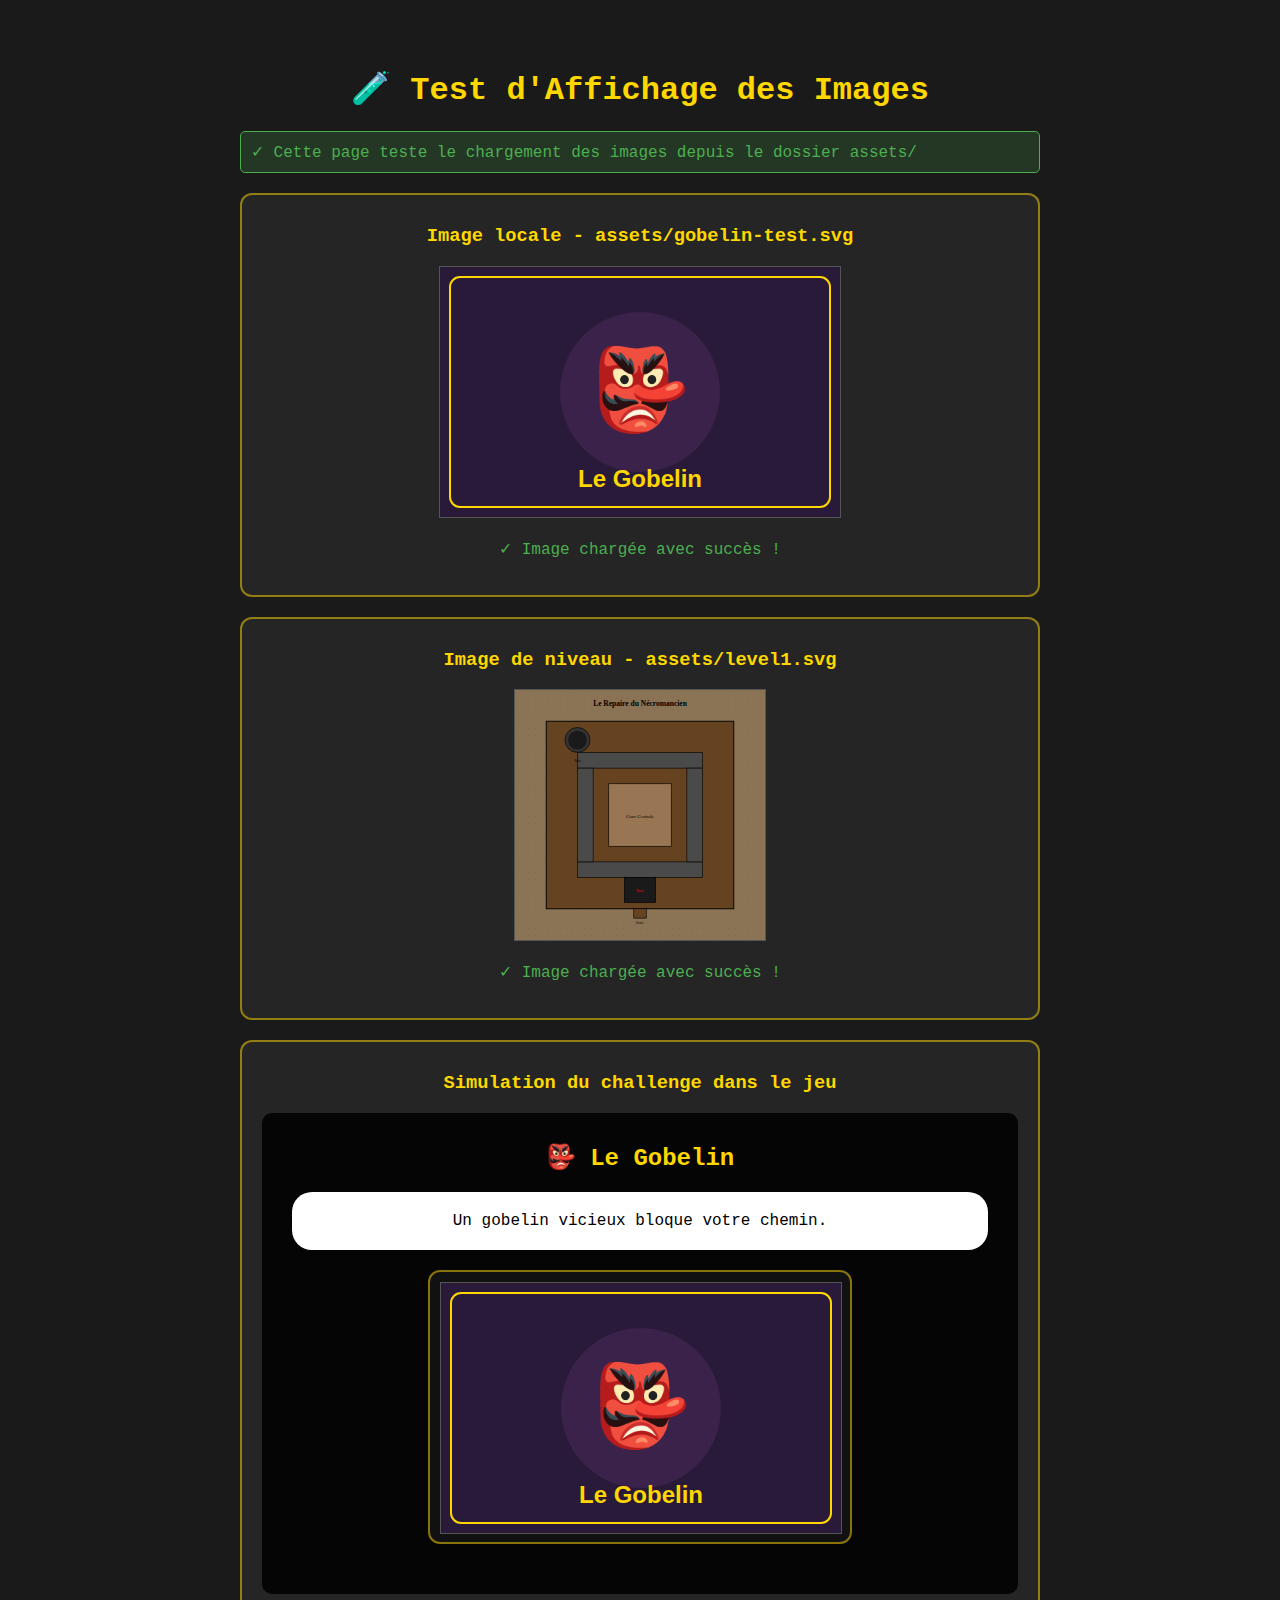
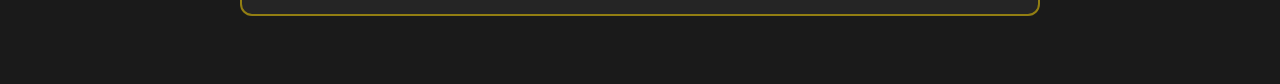
<file: test-image.html>
<!DOCTYPE html>
<html lang="fr">
<head>
    <meta charset="UTF-8">
    <title>Test - Image Assets</title>
    <style>
        body {
            background: #1a1a1a;
            color: #fff;
            font-family: 'Courier New', monospace;
            padding: 40px;
        }
        .test-container {
            max-width: 800px;
            margin: 0 auto;
        }
        h1 {
            color: #ffd700;
            text-align: center;
        }
        .image-test {
            background: rgba(255, 255, 255, 0.05);
            border: 2px solid rgba(255, 215, 0, 0.5);
            border-radius: 12px;
            padding: 20px;
            margin: 20px 0;
            text-align: center;
        }
        .image-test img {
            max-width: 400px;
            max-height: 250px;
            object-fit: contain;
            border: 1px solid #555;
        }
        .image-test h3 {
            color: #ffd700;
            margin-top: 10px;
        }
        .status {
            padding: 10px;
            margin: 10px 0;
            border-radius: 5px;
        }
        .success {
            background: rgba(76, 175, 80, 0.2);
            border: 1px solid #4CAF50;
            color: #4CAF50;
        }
        .error {
            background: rgba(244, 67, 54, 0.2);
            border: 1px solid #f44336;
            color: #f44336;
        }
    </style>
</head>
<body>
    <div class="test-container">
        <h1>🧪 Test d'Affichage des Images</h1>

        <div class="status success">
            ✓ Cette page teste le chargement des images depuis le dossier assets/
        </div>

        <div class="image-test">
            <h3>Image locale - assets/gobelin-test.svg</h3>
            <img src="assets/gobelin-test.svg" alt="Gobelin Test" id="test-image">
            <p id="status-local">Chargement...</p>
        </div>

        <div class="image-test">
            <h3>Image de niveau - assets/level1.svg</h3>
            <img src="assets/level1.svg" alt="Level 1" id="level-image">
            <p id="status-level">Chargement...</p>
        </div>

        <div class="image-test">
            <h3>Simulation du challenge dans le jeu</h3>
            <div style="background: rgba(0,0,0,0.85); padding: 30px; border-radius: 10px;">
                <h2 style="color: #ffd700; margin: 0;">👺 Le Gobelin</h2>
                <div style="background: #fff; color: #000; padding: 20px; border-radius: 20px; margin: 20px 0;">
                    Un gobelin vicieux bloque votre chemin.
                </div>
                <div style="max-width: 400px; max-height: 250px; margin: 20px auto; background: rgba(255, 255, 255, 0.05); border: 2px solid rgba(255, 215, 0, 0.5); border-radius: 12px; padding: 10px;">
                    <img src="assets/gobelin-test.svg" alt="Le Gobelin" style="width: 100%; height: 100%; object-fit: contain; max-height: 250px;">
                </div>
            </div>
        </div>
    </div>

    <script>
        // Test de chargement de l'image
        const testImage = document.getElementById('test-image');
        const statusLocal = document.getElementById('status-local');

        testImage.onload = function() {
            statusLocal.textContent = '✓ Image chargée avec succès !';
            statusLocal.style.color = '#4CAF50';
        };

        testImage.onerror = function() {
            statusLocal.textContent = '✗ Erreur de chargement de l\'image';
            statusLocal.style.color = '#f44336';
        };

        // Test de chargement de l'image level1
        const levelImage = document.getElementById('level-image');
        const statusLevel = document.getElementById('status-level');

        levelImage.onload = function() {
            statusLevel.textContent = '✓ Image chargée avec succès !';
            statusLevel.style.color = '#4CAF50';
        };

        levelImage.onerror = function() {
            statusLevel.textContent = '✗ Erreur de chargement de l\'image';
            statusLevel.style.color = '#f44336';
        };
    </script>
</body>
</html>
</file>
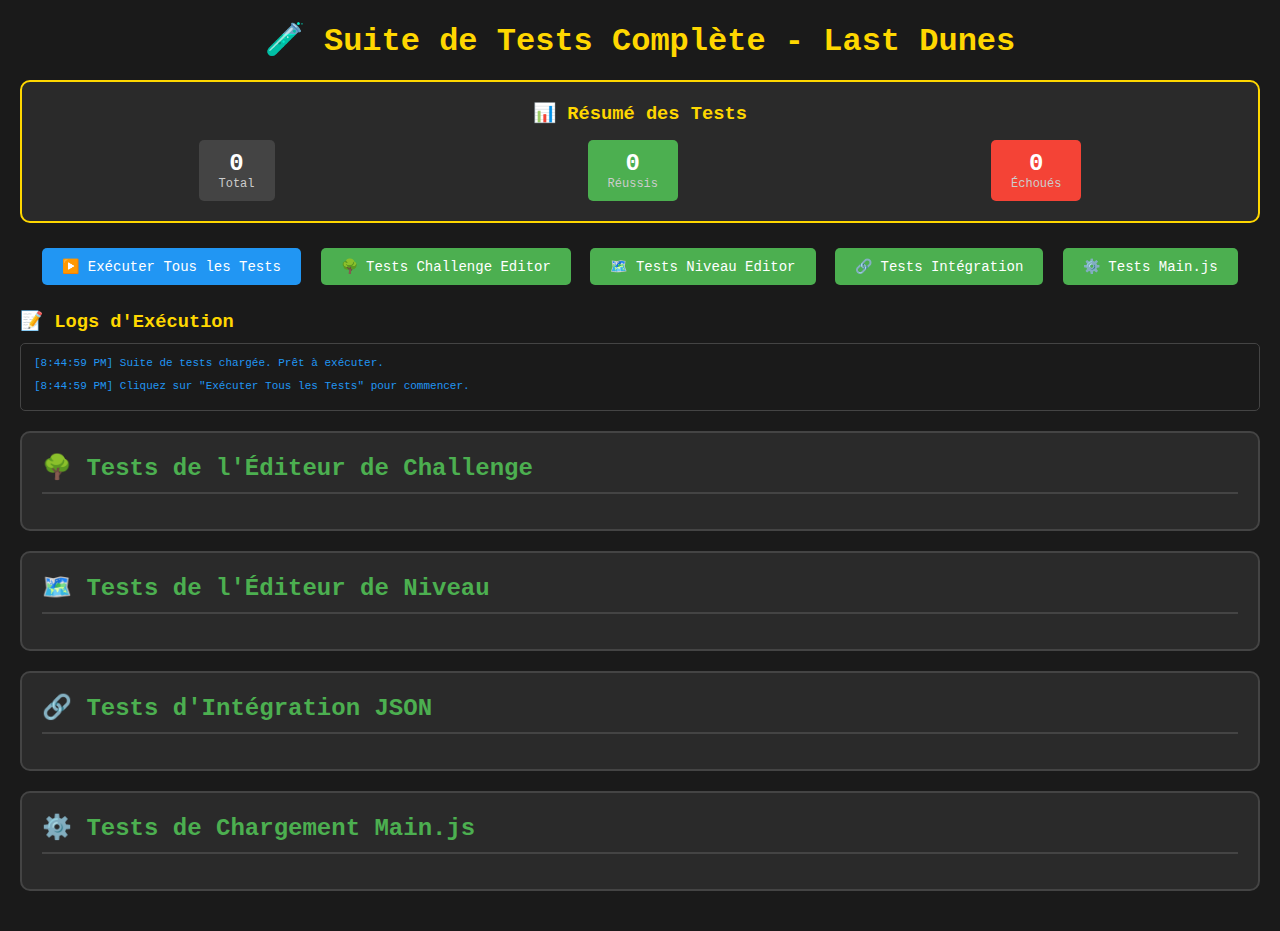
<file: test-suite.html>
<!DOCTYPE html>
<html lang="fr">
<head>
    <meta charset="UTF-8">
    <title>Suite de Tests Complète - Last Dunes</title>
    <style>
        * {
            margin: 0;
            padding: 0;
            box-sizing: border-box;
        }

        body {
            background: #1a1a1a;
            color: #fff;
            font-family: 'Courier New', monospace;
            padding: 20px;
        }

        h1 {
            color: #ffd700;
            margin-bottom: 20px;
            text-align: center;
        }

        .test-section {
            background: #2a2a2a;
            border: 2px solid #444;
            border-radius: 10px;
            padding: 20px;
            margin-bottom: 20px;
        }

        .test-section h2 {
            color: #4CAF50;
            margin-bottom: 15px;
            border-bottom: 2px solid #444;
            padding-bottom: 10px;
        }

        .test-case {
            background: #333;
            padding: 15px;
            margin-bottom: 10px;
            border-radius: 5px;
            border-left: 4px solid #666;
        }

        .test-case.running {
            border-left-color: #ff9800;
        }

        .test-case.success {
            border-left-color: #4CAF50;
        }

        .test-case.failure {
            border-left-color: #f44336;
        }

        .test-name {
            font-weight: bold;
            margin-bottom: 8px;
        }

        .test-result {
            font-size: 12px;
            color: #aaa;
        }

        .test-result.success {
            color: #4CAF50;
        }

        .test-result.failure {
            color: #f44336;
        }

        .test-details {
            font-size: 11px;
            color: #888;
            margin-top: 5px;
            padding: 5px;
            background: #2a2a2a;
            border-radius: 3px;
        }

        button {
            background: #4CAF50;
            color: white;
            border: none;
            padding: 10px 20px;
            font-size: 14px;
            border-radius: 5px;
            cursor: pointer;
            margin: 5px;
            font-family: 'Courier New', monospace;
        }

        button:hover {
            background: #45a049;
        }

        button.run-all {
            background: #2196F3;
        }

        button.run-all:hover {
            background: #0b7dda;
        }

        .controls {
            text-align: center;
            margin-bottom: 20px;
        }

        .summary {
            background: #2a2a2a;
            border: 2px solid #ffd700;
            border-radius: 10px;
            padding: 20px;
            margin-bottom: 20px;
            text-align: center;
        }

        .summary h3 {
            color: #ffd700;
            margin-bottom: 10px;
        }

        .summary-stats {
            display: flex;
            justify-content: space-around;
            margin-top: 15px;
        }

        .stat {
            padding: 10px 20px;
            border-radius: 5px;
        }

        .stat.total {
            background: #444;
        }

        .stat.passed {
            background: #4CAF50;
        }

        .stat.failed {
            background: #f44336;
        }

        .stat-number {
            font-size: 24px;
            font-weight: bold;
        }

        .stat-label {
            font-size: 12px;
            color: #ccc;
        }

        .logs {
            background: #1a1a1a;
            border: 1px solid #444;
            border-radius: 5px;
            padding: 10px;
            max-height: 200px;
            overflow-y: auto;
            font-size: 11px;
            margin-top: 10px;
        }

        .log-entry {
            margin-bottom: 5px;
            padding: 3px;
        }

        .log-entry.info {
            color: #2196F3;
        }

        .log-entry.success {
            color: #4CAF50;
        }

        .log-entry.error {
            color: #f44336;
        }

        .log-entry.warn {
            color: #ff9800;
        }
    </style>
</head>
<body>
    <h1>🧪 Suite de Tests Complète - Last Dunes</h1>

    <div class="summary" id="summary">
        <h3>📊 Résumé des Tests</h3>
        <div class="summary-stats">
            <div class="stat total">
                <div class="stat-number" id="total-tests">0</div>
                <div class="stat-label">Total</div>
            </div>
            <div class="stat passed">
                <div class="stat-number" id="passed-tests">0</div>
                <div class="stat-label">Réussis</div>
            </div>
            <div class="stat failed">
                <div class="stat-number" id="failed-tests">0</div>
                <div class="stat-label">Échoués</div>
            </div>
        </div>
    </div>

    <div class="controls">
        <button class="run-all" onclick="runAllTests()">▶️ Exécuter Tous les Tests</button>
        <button onclick="runChallengeEditorTests()">🌳 Tests Challenge Editor</button>
        <button onclick="runNiveauEditorTests()">🗺️ Tests Niveau Editor</button>
        <button onclick="runIntegrationTests()">🔗 Tests Intégration</button>
        <button onclick="runMainJsTests()">⚙️ Tests Main.js</button>
    </div>

    <div id="logs-container" style="margin-bottom: 20px;">
        <h3 style="color: #ffd700; margin-bottom: 10px;">📝 Logs d'Exécution</h3>
        <div class="logs" id="logs"></div>
    </div>

    <!-- Section 1: Tests Challenge Editor -->
    <div class="test-section" id="challenge-editor-tests">
        <h2>🌳 Tests de l'Éditeur de Challenge</h2>
        <div id="challenge-tests-container"></div>
    </div>

    <!-- Section 2: Tests Niveau Editor -->
    <div class="test-section" id="niveau-editor-tests">
        <h2>🗺️ Tests de l'Éditeur de Niveau</h2>
        <div id="niveau-tests-container"></div>
    </div>

    <!-- Section 3: Tests d'Intégration -->
    <div class="test-section" id="integration-tests">
        <h2>🔗 Tests d'Intégration JSON</h2>
        <div id="integration-tests-container"></div>
    </div>

    <!-- Section 4: Tests Main.js -->
    <div class="test-section" id="mainjs-tests">
        <h2>⚙️ Tests de Chargement Main.js</h2>
        <div id="mainjs-tests-container"></div>
    </div>

    <script>
        // État global des tests
        const testState = {
            total: 0,
            passed: 0,
            failed: 0,
            results: []
        };

        // Logger
        function log(message, type = 'info') {
            const logsDiv = document.getElementById('logs');
            const entry = document.createElement('div');
            entry.className = `log-entry ${type}`;
            entry.textContent = `[${new Date().toLocaleTimeString()}] ${message}`;
            logsDiv.appendChild(entry);
            logsDiv.scrollTop = logsDiv.scrollHeight;
        }

        // Mise à jour du résumé
        function updateSummary() {
            document.getElementById('total-tests').textContent = testState.total;
            document.getElementById('passed-tests').textContent = testState.passed;
            document.getElementById('failed-tests').textContent = testState.failed;
        }

        // Classe de test
        class TestCase {
            constructor(name, testFn, container) {
                this.name = name;
                this.testFn = testFn;
                this.container = container;
                this.element = null;
                testState.total++;
            }

            async run() {
                this.element = this.createTestElement();
                this.container.appendChild(this.element);
                this.setStatus('running');

                log(`Exécution: ${this.name}`, 'info');

                try {
                    await this.testFn();
                    this.setStatus('success', '✅ Test réussi');
                    testState.passed++;
                    log(`✅ ${this.name} - RÉUSSI`, 'success');
                    return true;
                } catch (error) {
                    this.setStatus('failure', `❌ ${error.message}`);
                    testState.failed++;
                    log(`❌ ${this.name} - ÉCHOUÉ: ${error.message}`, 'error');
                    return false;
                }
            }

            createTestElement() {
                const div = document.createElement('div');
                div.className = 'test-case';
                div.innerHTML = `
                    <div class="test-name">${this.name}</div>
                    <div class="test-result">En attente...</div>
                    <div class="test-details"></div>
                `;
                return div;
            }

            setStatus(status, message = '') {
                this.element.className = `test-case ${status}`;
                const resultDiv = this.element.querySelector('.test-result');
                resultDiv.className = `test-result ${status}`;
                resultDiv.textContent = message;
            }

            setDetails(details) {
                const detailsDiv = this.element.querySelector('.test-details');
                detailsDiv.textContent = details;
            }
        }

        // ==========================================
        // TESTS CHALLENGE EDITOR
        // ==========================================

        async function runChallengeEditorTests() {
            log('=== DÉBUT DES TESTS CHALLENGE EDITOR ===', 'info');
            const container = document.getElementById('challenge-tests-container');
            container.innerHTML = '';

            const tests = [
                new TestCase('Création d\'un nœud', async () => {
                    const node = {
                        id: 'test_node_1',
                        name: 'Test Challenge',
                        type: 'challenge',
                        icon: '⚔️',
                        color: '#ff00ff',
                        dialogue: 'Test dialogue',
                        isStart: true,
                        x: 50,
                        y: 50,
                        outcomes: {
                            success_triumph: {
                                text: 'Test triumph',
                                cost: 2,
                                type: 'success',
                                healthChange: 0
                            },
                            success_narrow: {
                                text: 'Test narrow',
                                cost: 1,
                                type: 'success',
                                healthChange: 0
                            },
                            fail_narrow: {
                                text: 'Test fail narrow',
                                cost: 0,
                                type: 'fail',
                                healthChange: -1
                            },
                            fail_catastrophic: {
                                text: 'Test catastrophic',
                                cost: 0,
                                type: 'fail',
                                healthChange: -2
                            }
                        },
                        rewardCard: null
                    };

                    if (!node.id || !node.name || !node.outcomes) {
                        throw new Error('Structure de nœud invalide');
                    }

                    if (Object.keys(node.outcomes).length !== 4) {
                        throw new Error('Le nœud doit avoir 4 outcomes');
                    }
                }, container),

                new TestCase('Validation des health changes', async () => {
                    const healthChanges = [-2, -1, 0, 0];

                    for (let hc of healthChanges) {
                        if (hc < -10 || hc > 10) {
                            throw new Error(`Health change ${hc} hors limites (-10 à +10)`);
                        }
                    }
                }, container),

                new TestCase('Création d\'une carte récompense', async () => {
                    const rewardCard = {
                        name: 'épée_test',
                        label: 'Épée de Test',
                        description: 'Une épée pour tester',
                        icon: '⚔️',
                        cost: 1,
                        outcomeType: 'success',
                        outcomeText: 'Vous frappez avec l\'épée !',
                        healthChange: 0,
                        uses: 3
                    };

                    if (!rewardCard.name || !rewardCard.label) {
                        throw new Error('Carte récompense incomplète');
                    }

                    if (rewardCard.uses < 1 || rewardCard.uses > 10) {
                        throw new Error('Uses doit être entre 1 et 10');
                    }
                }, container),

                new TestCase('Export JSON narrative tree', async () => {
                    const narrativeTree = {
                        nodes: [
                            {
                                id: 'node_0',
                                name: 'Test Node',
                                type: 'challenge',
                                icon: '⚔️',
                                color: '#ff00ff',
                                dialogue: 'Test',
                                isStart: true,
                                x: 50,
                                y: 50,
                                outcomes: {
                                    success_triumph: {
                                        text: 'Test',
                                        cost: 2,
                                        type: 'success',
                                        healthChange: 0
                                    },
                                    success_narrow: {
                                        text: 'Test',
                                        cost: 1,
                                        type: 'success',
                                        healthChange: 0
                                    },
                                    fail_narrow: {
                                        text: 'Test',
                                        cost: 0,
                                        type: 'fail',
                                        healthChange: -1
                                    },
                                    fail_catastrophic: {
                                        text: 'Test',
                                        cost: 0,
                                        type: 'fail',
                                        healthChange: -2
                                    }
                                },
                                rewardCard: null
                            }
                        ],
                        connections: []
                    };

                    const json = JSON.stringify(narrativeTree, null, 2);
                    const parsed = JSON.parse(json);

                    if (!parsed.nodes || !parsed.connections) {
                        throw new Error('Structure JSON invalide');
                    }

                    if (parsed.nodes.length !== 1) {
                        throw new Error('Nombre de nœuds incorrect');
                    }
                }, container),

                new TestCase('Connexions entre nœuds', async () => {
                    const connection = {
                        from: 'node_0',
                        fromOutcome: 'success_triumph',
                        to: 'node_1'
                    };

                    if (!connection.from || !connection.fromOutcome || !connection.to) {
                        throw new Error('Connexion incomplète');
                    }

                    const validOutcomes = ['success_triumph', 'success_narrow', 'fail_narrow', 'fail_catastrophic'];
                    if (!validOutcomes.includes(connection.fromOutcome)) {
                        throw new Error('Outcome invalide pour la connexion');
                    }
                }, container)
            ];

            for (let test of tests) {
                await test.run();
                await new Promise(resolve => setTimeout(resolve, 100));
            }

            updateSummary();
            log('=== FIN DES TESTS CHALLENGE EDITOR ===', 'info');
        }

        // ==========================================
        // TESTS NIVEAU EDITOR
        // ==========================================

        async function runNiveauEditorTests() {
            log('=== DÉBUT DES TESTS NIVEAU EDITOR ===', 'info');
            const container = document.getElementById('niveau-tests-container');
            container.innerHTML = '';

            const tests = [
                new TestCase('Import d\'arbre narratif', async () => {
                    const narrativeTree = {
                        nodes: [
                            {
                                id: 'node_0',
                                name: 'Test',
                                type: 'challenge',
                                icon: '⚔️',
                                color: '#ff00ff',
                                dialogue: 'Test dialogue',
                                isStart: true,
                                x: 50,
                                y: 50,
                                outcomes: {},
                                rewardCard: null
                            }
                        ],
                        connections: []
                    };

                    if (!narrativeTree.nodes || !Array.isArray(narrativeTree.nodes)) {
                        throw new Error('Format d\'arbre narratif invalide');
                    }

                    if (narrativeTree.nodes.length === 0) {
                        throw new Error('L\'arbre narratif doit contenir au moins un nœud');
                    }
                }, container),

                new TestCase('Placement de challenge sur carte', async () => {
                    const challenge = {
                        id: 'node_0',
                        coordinates: {
                            x: 14,
                            y: 18
                        },
                        triggerRadius: 1,
                        outcomes: {
                            success_triumph: {
                                text: 'Test',
                                cost: 2,
                                type: 'success',
                                healthChange: 0
                            },
                            success_narrow: {
                                text: 'Test',
                                cost: 1,
                                type: 'success',
                                healthChange: 0
                            },
                            fail_narrow: {
                                text: 'Test',
                                cost: 0,
                                type: 'fail',
                                healthChange: -1
                            },
                            fail_catastrophic: {
                                text: 'Test',
                                cost: 0,
                                type: 'fail',
                                healthChange: -2
                            }
                        }
                    };

                    if (!challenge.coordinates || !challenge.coordinates.x || challenge.coordinates.y === undefined) {
                        throw new Error('Coordonnées manquantes');
                    }

                    if (!challenge.triggerRadius || challenge.triggerRadius < 1) {
                        throw new Error('Trigger radius invalide');
                    }
                }, container),

                new TestCase('Configuration de la grille', async () => {
                    const config = {
                        mapFile: 'assets/level1.png',
                        gridSize: 40,
                        startPos: {
                            x: 16,
                            y: 25
                        }
                    };

                    if (!config.mapFile) {
                        throw new Error('Fichier de carte manquant');
                    }

                    if (!config.gridSize || config.gridSize < 1) {
                        throw new Error('Taille de grille invalide');
                    }

                    if (!config.startPos || config.startPos.x === undefined || config.startPos.y === undefined) {
                        throw new Error('Position de départ invalide');
                    }
                }, container),

                new TestCase('Ajout de terrain (murs, eau, objets)', async () => {
                    const terrain = {
                        walls: [{x: 10, y: 5}],
                        water: [{x: 8, y: 12}],
                        objects: [{x: 15, y: 10, icon: '🌴', color: '#00ff00'}]
                    };

                    if (!Array.isArray(terrain.walls) || !Array.isArray(terrain.water) || !Array.isArray(terrain.objects)) {
                        throw new Error('Terrain doit contenir des tableaux');
                    }

                    for (let wall of terrain.walls) {
                        if (wall.x === undefined || wall.y === undefined) {
                            throw new Error('Mur sans coordonnées');
                        }
                    }
                }, container),

                new TestCase('Export level-complete.json', async () => {
                    const levelComplete = {
                        mapFile: 'assets/level1.png',
                        gridSize: 40,
                        startPos: {x: 16, y: 25},
                        walls: [],
                        water: [],
                        objects: [],
                        challenges: [
                            {
                                id: 'node_0',
                                coordinates: {x: 14, y: 18},
                                triggerRadius: 1,
                                outcomes: {
                                    success_triumph: {text: 'Test', cost: 2, type: 'success', healthChange: 0},
                                    success_narrow: {text: 'Test', cost: 1, type: 'success', healthChange: 0},
                                    fail_narrow: {text: 'Test', cost: 0, type: 'fail', healthChange: -1},
                                    fail_catastrophic: {text: 'Test', cost: 0, type: 'fail', healthChange: -2}
                                }
                            }
                        ],
                        narrativeTree: {
                            nodes: [{
                                id: 'node_0',
                                name: 'Test',
                                type: 'challenge',
                                icon: '⚔️',
                                color: '#ff00ff',
                                dialogue: 'Test',
                                isStart: true,
                                x: 50,
                                y: 50,
                                outcomes: {},
                                rewardCard: null
                            }],
                            connections: []
                        }
                    };

                    const required = ['mapFile', 'gridSize', 'startPos', 'challenges', 'narrativeTree'];
                    for (let prop of required) {
                        if (!levelComplete[prop]) {
                            throw new Error(`Propriété manquante: ${prop}`);
                        }
                    }

                    const json = JSON.stringify(levelComplete, null, 2);
                    JSON.parse(json); // Validation JSON
                }, container)
            ];

            for (let test of tests) {
                await test.run();
                await new Promise(resolve => setTimeout(resolve, 100));
            }

            updateSummary();
            log('=== FIN DES TESTS NIVEAU EDITOR ===', 'info');
        }

        // ==========================================
        // TESTS D'INTÉGRATION
        // ==========================================

        async function runIntegrationTests() {
            log('=== DÉBUT DES TESTS D\'INTÉGRATION ===', 'info');
            const container = document.getElementById('integration-tests-container');
            container.innerHTML = '';

            const tests = [
                new TestCase('Vérification fichier level-complete.json', async () => {
                    try {
                        const response = await fetch('data/level-complete.json');
                        if (!response.ok) {
                            throw new Error(`Fichier non trouvé (HTTP ${response.status})`);
                        }
                        const data = await response.json();

                        if (!data) {
                            throw new Error('Fichier vide ou JSON invalide');
                        }
                    } catch (error) {
                        throw new Error(`Impossible de charger level-complete.json: ${error.message}`);
                    }
                }, container),

                new TestCase('Validation structure level-complete.json', async () => {
                    const response = await fetch('data/level-complete.json');
                    const data = await response.json();

                    const required = ['mapFile', 'gridSize', 'startPos', 'challenges', 'narrativeTree'];
                    const missing = required.filter(prop => !data[prop]);

                    if (missing.length > 0) {
                        throw new Error(`Propriétés manquantes: ${missing.join(', ')}`);
                    }
                }, container),

                new TestCase('Validation narrativeTree', async () => {
                    const response = await fetch('data/level-complete.json');
                    const data = await response.json();

                    if (!data.narrativeTree) {
                        throw new Error('narrativeTree manquant');
                    }

                    if (!data.narrativeTree.nodes || !Array.isArray(data.narrativeTree.nodes)) {
                        throw new Error('narrativeTree.nodes invalide');
                    }

                    if (data.narrativeTree.nodes.length === 0) {
                        throw new Error('narrativeTree.nodes est vide');
                    }
                }, container),

                new TestCase('Correspondance IDs challenges <-> nœuds', async () => {
                    const response = await fetch('data/level-complete.json');
                    const data = await response.json();

                    const challengeIds = data.challenges.map(c => c.id).sort();
                    const nodeIds = data.narrativeTree.nodes.map(n => n.id).sort();

                    if (challengeIds.length !== nodeIds.length) {
                        throw new Error(`Nombre différent: ${challengeIds.length} challenges vs ${nodeIds.length} nœuds`);
                    }

                    for (let i = 0; i < challengeIds.length; i++) {
                        if (challengeIds[i] !== nodeIds[i]) {
                            throw new Error(`ID non correspondant: challenge "${challengeIds[i]}" vs nœud "${nodeIds[i]}"`);
                        }
                    }
                }, container),

                new TestCase('Validation challenges.json (fallback)', async () => {
                    try {
                        const response = await fetch('data/challenges.json');
                        if (!response.ok) {
                            throw new Error('Fichier challenges.json absent (fallback ne fonctionnera pas)');
                        }
                        const data = await response.json();

                        if (!data.challenges || !Array.isArray(data.challenges)) {
                            throw new Error('Structure challenges.json invalide');
                        }
                    } catch (error) {
                        throw new Error(`Problème avec challenges.json: ${error.message}`);
                    }
                }, container),

                new TestCase('Validation level1.json (mécaniques)', async () => {
                    const response = await fetch('data/level1.json');
                    const data = await response.json();

                    if (!data.mechanics) {
                        throw new Error('Mécaniques manquantes');
                    }

                    if (!data.mechanics.catastropheMax) {
                        throw new Error('catastropheMax manquant');
                    }

                    if (!data.mechanics.healthMax) {
                        throw new Error('healthMax manquant');
                    }

                    if (!data.mechanics.cards) {
                        throw new Error('Cartes manquantes');
                    }
                }, container)
            ];

            for (let test of tests) {
                await test.run();
                await new Promise(resolve => setTimeout(resolve, 100));
            }

            updateSummary();
            log('=== FIN DES TESTS D\'INTÉGRATION ===', 'info');
        }

        // ==========================================
        // TESTS MAIN.JS
        // ==========================================

        async function runMainJsTests() {
            log('=== DÉBUT DES TESTS MAIN.JS ===', 'info');
            const container = document.getElementById('mainjs-tests-container');
            container.innerHTML = '';

            const tests = [
                new TestCase('Fonction enrichChallengesWithNarrative existe', async () => {
                    // Simulation de la fonction
                    function enrichChallengesWithNarrative(challenges, narrativeTree) {
                        if (!narrativeTree || !narrativeTree.nodes) {
                            return challenges;
                        }

                        return challenges.map(challenge => {
                            const node = narrativeTree.nodes.find(n => n.id === challenge.id);
                            if (!node) return challenge;

                            return {
                                ...challenge,
                                name: node.name || challenge.name,
                                type: node.type || challenge.type,
                                icon: node.icon || challenge.icon,
                                color: node.color || challenge.color,
                                description: node.dialogue || challenge.description,
                                dialogue_preview: node.dialogue || challenge.dialogue_preview,
                                isStart: node.isStart || false,
                                rewardCard: node.rewardCard || null
                            };
                        });
                    }

                    if (typeof enrichChallengesWithNarrative !== 'function') {
                        throw new Error('Fonction enrichChallengesWithNarrative non définie');
                    }
                }, container),

                new TestCase('Enrichissement avec arbre narratif', async () => {
                    function enrichChallengesWithNarrative(challenges, narrativeTree) {
                        return challenges.map(challenge => {
                            const node = narrativeTree.nodes.find(n => n.id === challenge.id);
                            const enriched = {
                                ...challenge,
                                name: node.name,
                                icon: node.icon,
                                color: node.color
                            };

                            // Convertir outcomes d'objets à chaînes
                            if (challenge.outcomes) {
                                enriched.outcomes = {};
                                for (let outcomeType in challenge.outcomes) {
                                    const outcome = challenge.outcomes[outcomeType];
                                    enriched.outcomes[outcomeType] = typeof outcome === 'string' ? outcome : outcome.text;
                                }
                            }

                            // Extraire healthEffects
                            if (challenge.outcomes) {
                                enriched.healthEffects = {};
                                for (let outcomeType in challenge.outcomes) {
                                    const outcome = challenge.outcomes[outcomeType];
                                    if (typeof outcome === 'object' && outcome.healthChange !== undefined) {
                                        enriched.healthEffects[outcomeType] = outcome.healthChange;
                                    }
                                }
                            }

                            return enriched;
                        });
                    }

                    const challenges = [{
                        id: 'node_0',
                        coordinates: {x: 14, y: 18},
                        triggerRadius: 1,
                        outcomes: {
                            success_triumph: {text: 'Test triumph', cost: 2, healthChange: 0},
                            success_narrow: {text: 'Test narrow', cost: 1, healthChange: 0},
                            fail_narrow: {text: 'Test fail', cost: 0, healthChange: -1},
                            fail_catastrophic: {text: 'Test cata', cost: 0, healthChange: -2}
                        }
                    }];

                    const narrativeTree = {
                        nodes: [{
                            id: 'node_0',
                            name: 'Le Gobelin',
                            icon: '👺',
                            color: '#00ff00',
                            dialogue: 'Test'
                        }]
                    };

                    const enriched = enrichChallengesWithNarrative(challenges, narrativeTree);

                    if (enriched[0].name !== 'Le Gobelin') {
                        throw new Error('Enrichissement du nom échoué');
                    }

                    if (enriched[0].icon !== '👺') {
                        throw new Error('Enrichissement de l\'icône échoué');
                    }

                    if (enriched[0].color !== '#00ff00') {
                        throw new Error('Enrichissement de la couleur échoué');
                    }

                    // Vérifier conversion des outcomes
                    if (enriched[0].outcomes.success_triumph !== 'Test triumph') {
                        throw new Error('Conversion des outcomes échouée');
                    }

                    // Vérifier extraction des healthEffects
                    if (enriched[0].healthEffects.success_triumph !== 0) {
                        throw new Error('Extraction des healthEffects échouée');
                    }
                }, container),

                new TestCase('Chargement avec priorité level-complete.json', async () => {
                    // Simulation du chargement
                    const levelCompleteResponse = await fetch('data/level-complete.json')
                        .then(r => r.ok ? r.json() : null)
                        .catch(() => null);

                    if (!levelCompleteResponse) {
                        throw new Error('level-complete.json n\'est pas chargé en priorité');
                    }

                    log('level-complete.json chargé avec succès', 'success');
                }, container),

                new TestCase('Fallback sur challenges.json', async () => {
                    // Test du fallback
                    const levelComplete = await fetch('data/level-complete-inexistant.json')
                        .then(r => r.ok ? r.json() : null)
                        .catch(() => null);

                    const challenges = await fetch('data/challenges.json')
                        .then(r => r.ok ? r.json() : null)
                        .catch(() => null);

                    if (!levelComplete && challenges) {
                        log('Fallback sur challenges.json fonctionne', 'success');
                    } else if (!levelComplete && !challenges) {
                        throw new Error('Aucun fichier de niveau disponible');
                    }
                }, container),

                new TestCase('Validation enrichissement sans arbre narratif', async () => {
                    function enrichChallengesWithNarrative(challenges, narrativeTree) {
                        if (!narrativeTree || !narrativeTree.nodes) {
                            return challenges;
                        }
                        return challenges;
                    }

                    const challenges = [{id: 'test'}];
                    const enriched = enrichChallengesWithNarrative(challenges, null);

                    if (enriched !== challenges) {
                        throw new Error('Sans arbre narratif, les challenges doivent être retournés tels quels');
                    }
                }, container),

                new TestCase('Chargement mécaniques depuis level1.json', async () => {
                    const response = await fetch('data/level1.json');
                    const data = await response.json();

                    if (!data.mechanics) {
                        throw new Error('Mécaniques absentes de level1.json');
                    }

                    if (!data.mechanics.cards) {
                        throw new Error('Cartes absentes des mécaniques');
                    }

                    const expectedCards = ['success_narrow', 'success_triumph', 'fail_narrow', 'fail_catastrophic'];
                    for (let card of expectedCards) {
                        if (!data.mechanics.cards[card]) {
                            throw new Error(`Carte manquante: ${card}`);
                        }
                    }
                }, container)
            ];

            for (let test of tests) {
                await test.run();
                await new Promise(resolve => setTimeout(resolve, 100));
            }

            updateSummary();
            log('=== FIN DES TESTS MAIN.JS ===', 'info');
        }

        // ==========================================
        // EXÉCUTION GLOBALE
        // ==========================================

        async function runAllTests() {
            log('========================================', 'info');
            log('DÉBUT DE L\'EXÉCUTION DE TOUS LES TESTS', 'info');
            log('========================================', 'info');

            // Réinitialiser l'état
            testState.total = 0;
            testState.passed = 0;
            testState.failed = 0;
            updateSummary();

            await runChallengeEditorTests();
            await runNiveauEditorTests();
            await runIntegrationTests();
            await runMainJsTests();

            log('========================================', 'info');
            log(`TOUS LES TESTS TERMINÉS`, 'info');
            log(`Total: ${testState.total} | Réussis: ${testState.passed} | Échoués: ${testState.failed}`, 'info');

            if (testState.failed === 0) {
                log('🎉 TOUS LES TESTS ONT RÉUSSI !', 'success');
            } else {
                log(`⚠️ ${testState.failed} test(s) ont échoué`, 'warn');
            }
            log('========================================', 'info');
        }

        // Exécuter automatiquement au chargement
        window.addEventListener('load', () => {
            // Vérifier si ouvert via file://
            if (window.location.protocol === 'file:') {
                log('⚠️ ATTENTION: Fichier ouvert en file://', 'error');
                log('Les tests de chargement JSON échoueront à cause de CORS', 'warn');
                log('Solution: Lancez un serveur web local', 'warn');
                log('  python3 -m http.server 8000', 'info');
                log('  Puis ouvrez http://localhost:8000/test-suite.html', 'info');
                log('', 'info');
            }

            log('Suite de tests chargée. Prêt à exécuter.', 'info');
            log('Cliquez sur "Exécuter Tous les Tests" pour commencer.', 'info');
        });
    </script>
</body>
</html>
</file>
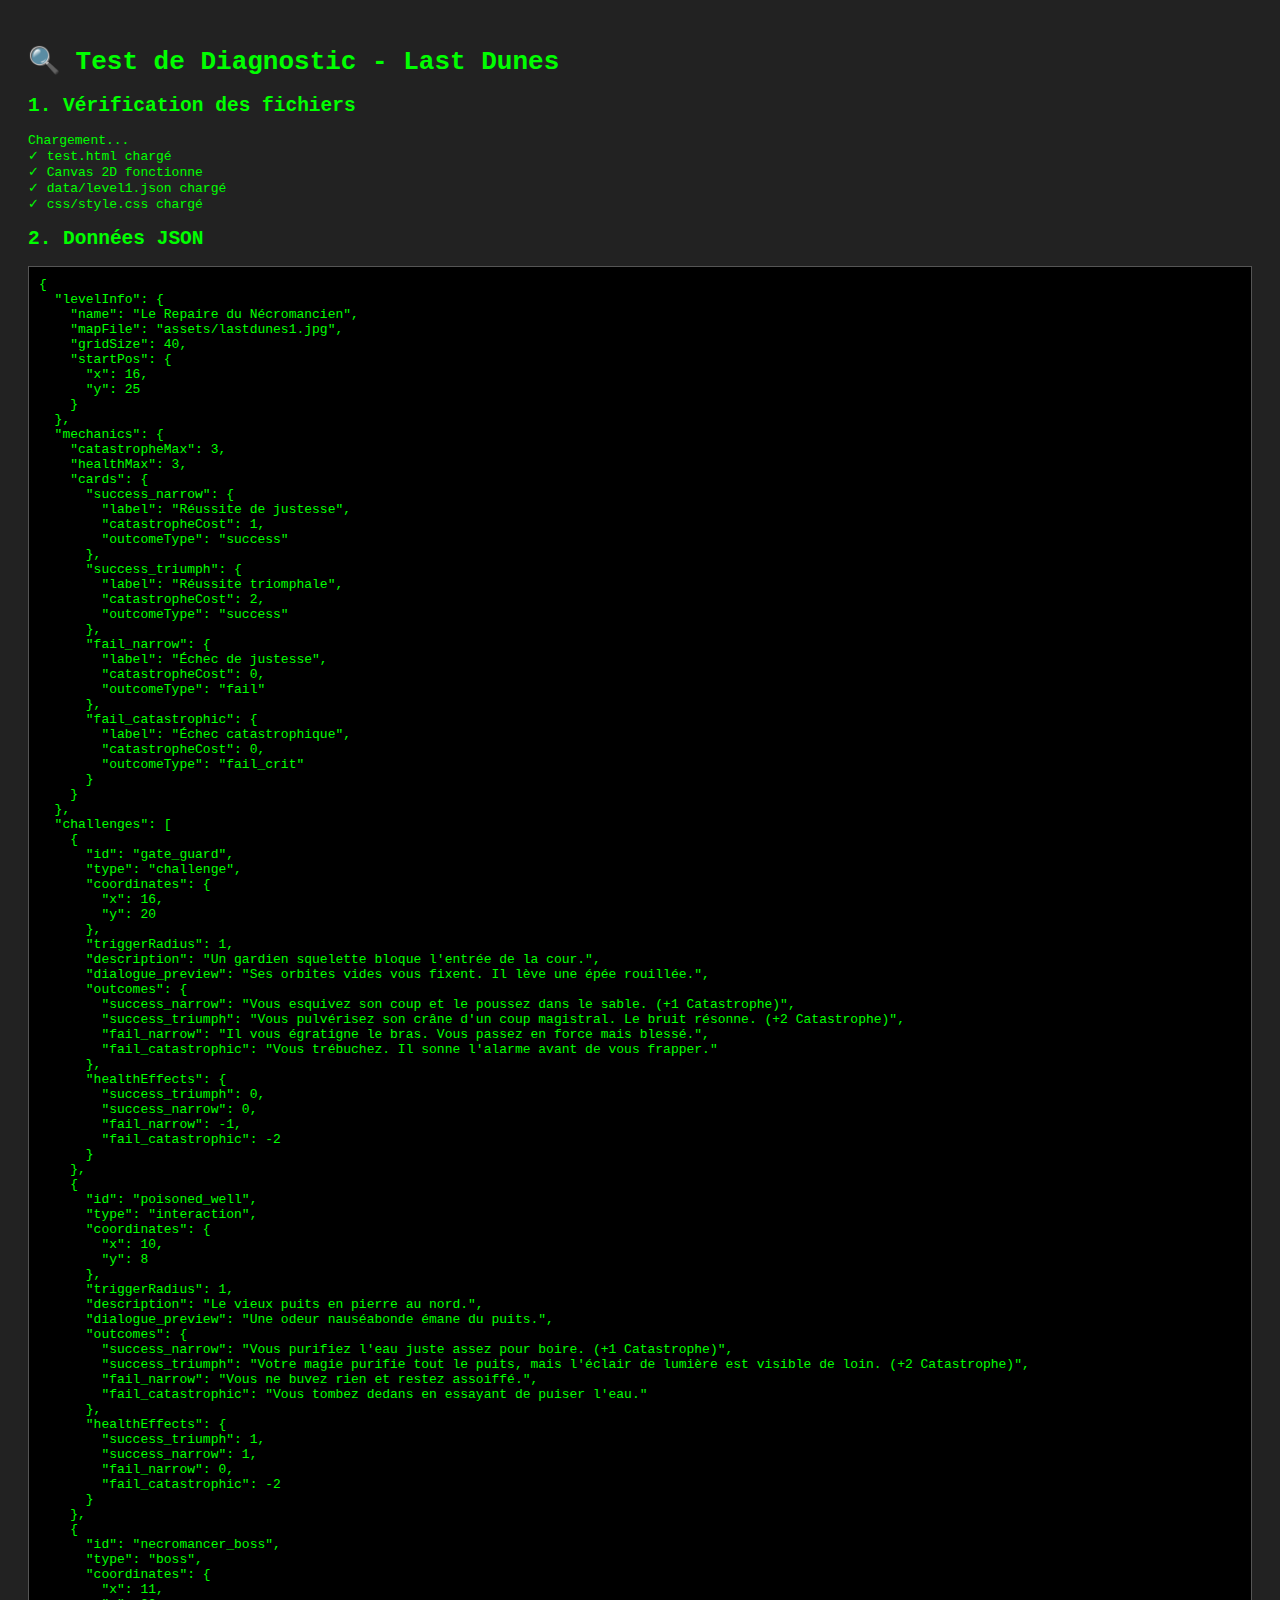
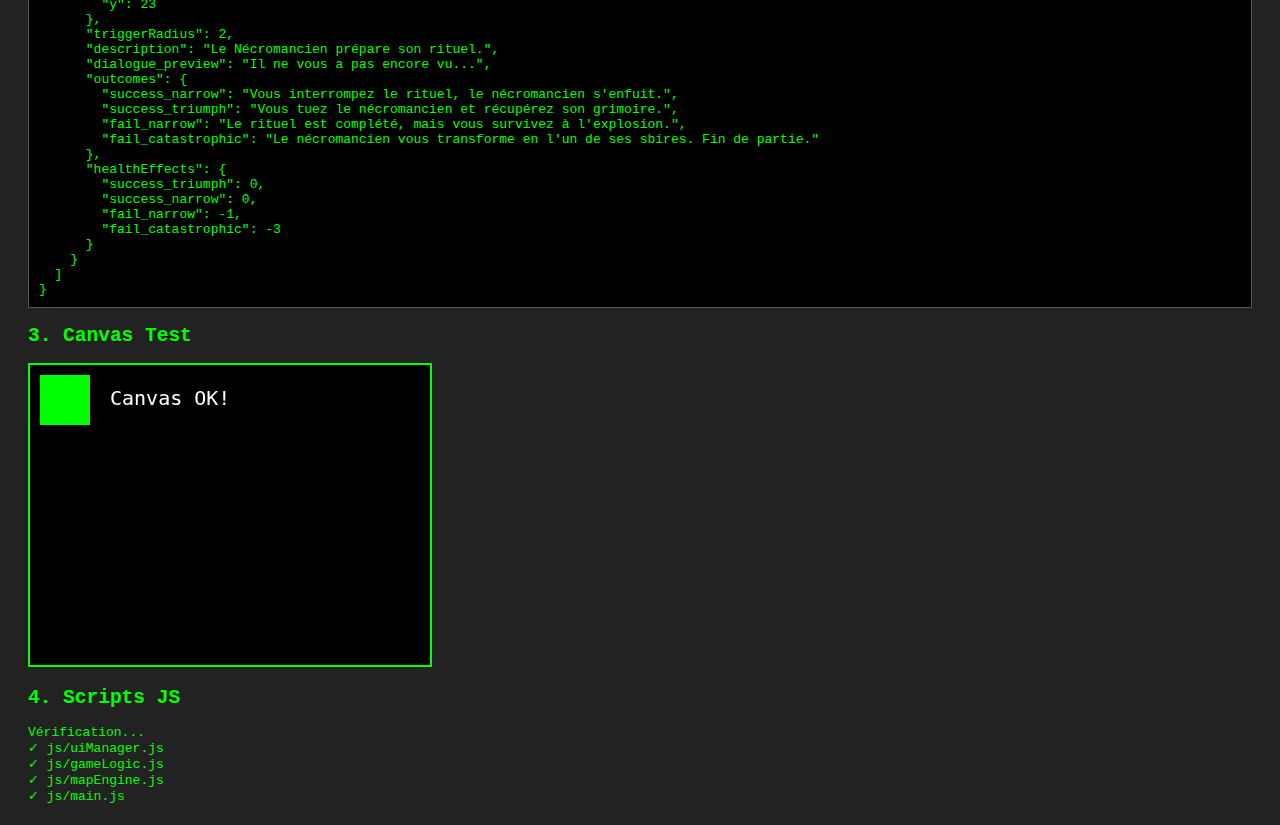
<file: test.html>
<!DOCTYPE html>
<html lang="fr">
<head>
    <meta charset="UTF-8">
    <title>Test - Last Dunes</title>
    <style>
        body {
            background: #222;
            color: #0f0;
            font-family: monospace;
            padding: 20px;
        }
        .success { color: #0f0; }
        .error { color: #f00; }
        .info { color: #0ff; }
        pre { background: #000; padding: 10px; border: 1px solid #555; }
    </style>
</head>
<body>
    <h1>🔍 Test de Diagnostic - Last Dunes</h1>

    <h2>1. Vérification des fichiers</h2>
    <div id="file-check">Chargement...</div>

    <h2>2. Données JSON</h2>
    <pre id="json-data">Chargement...</pre>

    <h2>3. Canvas Test</h2>
    <canvas id="testCanvas" width="400" height="300" style="border: 2px solid #0f0; background: #000;"></canvas>

    <h2>4. Scripts JS</h2>
    <div id="scripts-check">Vérification...</div>

    <script>
        const log = (selector, message, type = 'info') => {
            const el = document.querySelector(selector);
            el.innerHTML += `<div class="${type}">${message}</div>`;
        };

        // Test 1: Vérification des fichiers
        log('#file-check', '✓ test.html chargé', 'success');

        // Test 2: Chargement du JSON
        fetch('data/level1.json')
            .then(response => {
                if (!response.ok) throw new Error(`HTTP ${response.status}`);
                return response.json();
            })
            .then(data => {
                log('#file-check', '✓ data/level1.json chargé', 'success');
                document.getElementById('json-data').textContent = JSON.stringify(data, null, 2);
            })
            .catch(error => {
                log('#file-check', '✗ Erreur JSON: ' + error.message, 'error');
                document.getElementById('json-data').textContent = 'Erreur: ' + error.message;
            });

        // Test 3: Canvas
        const canvas = document.getElementById('testCanvas');
        const ctx = canvas.getContext('2d');

        ctx.fillStyle = '#0f0';
        ctx.fillRect(10, 10, 50, 50);
        ctx.fillStyle = '#fff';
        ctx.font = '20px monospace';
        ctx.fillText('Canvas OK!', 80, 40);

        log('#file-check', '✓ Canvas 2D fonctionne', 'success');

        // Test 4: Vérification des scripts
        const scripts = [
            'js/uiManager.js',
            'js/gameLogic.js',
            'js/mapEngine.js',
            'js/main.js'
        ];

        scripts.forEach(script => {
            fetch(script)
                .then(response => {
                    if (response.ok) {
                        log('#scripts-check', `✓ ${script}`, 'success');
                    } else {
                        log('#scripts-check', `✗ ${script} (${response.status})`, 'error');
                    }
                })
                .catch(error => {
                    log('#scripts-check', `✗ ${script} - ${error.message}`, 'error');
                });
        });

        // Test 5: Vérification du CSS
        fetch('css/style.css')
            .then(response => {
                if (response.ok) {
                    log('#file-check', '✓ css/style.css chargé', 'success');
                } else {
                    log('#file-check', '✗ CSS introuvable', 'error');
                }
            })
            .catch(error => {
                log('#file-check', '✗ Erreur CSS: ' + error.message, 'error');
            });

        setTimeout(() => {
            log('#file-check', '<br><strong class="info">Si tous les tests sont verts, ouvrez index.html</strong>', 'info');
        }, 2000);
    </script>
</body>
</html>
</file>
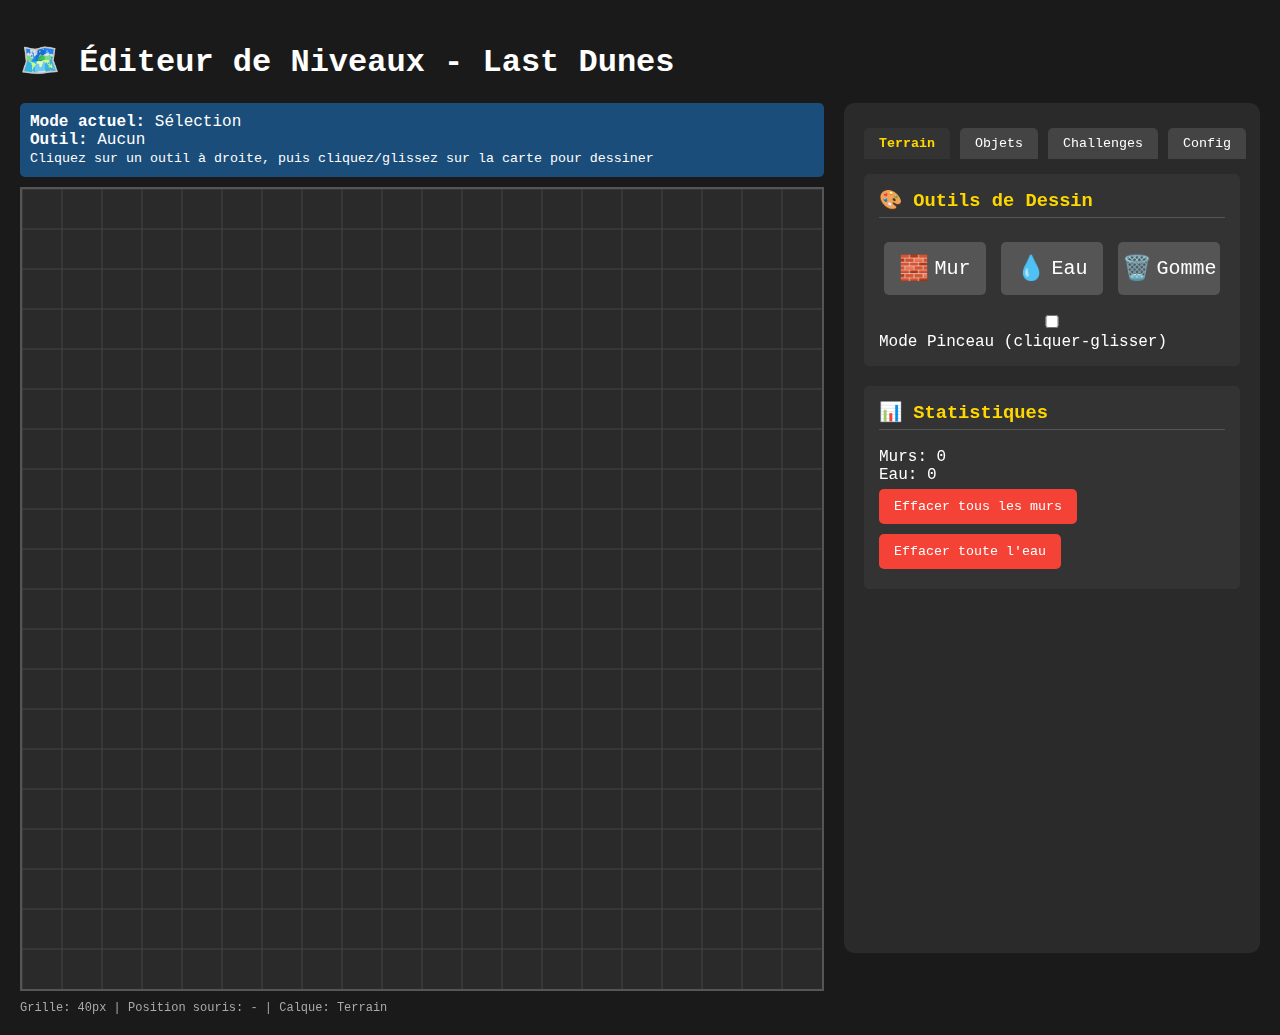
<file: documentation/editor.html>
<!DOCTYPE html>
<html lang="fr">
<head>
    <meta charset="UTF-8">
    <title>Éditeur de Niveaux - Last Dunes</title>
    <style>
        body {
            margin: 0;
            background: #1a1a1a;
            color: #fff;
            font-family: 'Courier New', monospace;
            padding: 20px;
        }

        #container {
            display: flex;
            gap: 20px;
        }

        #canvas-area {
            flex: 1;
        }

        #sidebar {
            width: 380px;
            background: #2a2a2a;
            padding: 20px;
            border-radius: 10px;
            max-height: 90vh;
            overflow-y: auto;
        }

        #gameCanvas {
            border: 2px solid #555;
            background: #2a2a2a;
            cursor: crosshair;
            display: block;
        }

        .tool-section {
            margin-bottom: 20px;
            padding: 15px;
            background: #333;
            border-radius: 5px;
        }

        .tool-section h3 {
            margin-top: 0;
            color: #ffd700;
            border-bottom: 1px solid #555;
            padding-bottom: 5px;
        }

        input, select, textarea {
            width: 100%;
            padding: 8px;
            margin: 5px 0;
            background: #444;
            color: #fff;
            border: 1px solid #666;
            border-radius: 3px;
            box-sizing: border-box;
        }

        button {
            padding: 10px 15px;
            margin: 5px 5px 5px 0;
            background: #4CAF50;
            color: #fff;
            border: none;
            border-radius: 5px;
            cursor: pointer;
            font-family: 'Courier New', monospace;
        }

        button:hover {
            background: #45a049;
        }

        button.active {
            background: #ffd700;
            color: #000;
            font-weight: bold;
        }

        button.delete {
            background: #f44336;
        }

        button.delete:hover {
            background: #da190b;
        }

        .tool-btn {
            min-width: 80px;
            padding: 12px;
            margin: 5px;
            background: #555;
            font-size: 24px;
            display: inline-flex;
            align-items: center;
            justify-content: center;
            gap: 5px;
        }

        .tool-btn.active {
            background: #ffd700;
            box-shadow: 0 0 10px #ffd700;
        }

        .tool-btn:hover {
            background: #666;
        }

        .tool-btn.active:hover {
            background: #ffd700;
        }

        .challenge-item, .object-item {
            background: #444;
            padding: 10px;
            margin: 5px 0;
            border-radius: 5px;
            border-left: 3px solid #ffd700;
        }

        .challenge-item:hover, .object-item:hover {
            background: #555;
        }

        .coords {
            color: #0ff;
            font-size: 12px;
        }

        .info {
            background: #1a4d7a;
            padding: 10px;
            border-radius: 5px;
            margin-bottom: 10px;
        }

        .grid-info {
            font-size: 12px;
            color: #aaa;
            margin-top: 10px;
        }

        input[type="color"] {
            width: 60px;
            height: 35px;
            border: none;
            cursor: pointer;
        }

        .emoji-picker {
            display: flex;
            gap: 5px;
            flex-wrap: wrap;
            margin: 10px 0;
        }

        .emoji-btn {
            padding: 5px 10px;
            font-size: 20px;
            background: #555;
            min-width: 40px;
        }

        .emoji-btn.selected {
            background: #4CAF50;
        }

        .object-library {
            display: grid;
            grid-template-columns: repeat(6, 1fr);
            gap: 5px;
            margin: 10px 0;
        }

        .object-lib-btn {
            padding: 10px;
            font-size: 28px;
            background: #444;
            border: 2px solid #666;
            cursor: pointer;
            border-radius: 5px;
            transition: all 0.2s;
        }

        .object-lib-btn:hover {
            background: #555;
            transform: scale(1.1);
        }

        .object-lib-btn.selected {
            background: #4CAF50;
            border-color: #4CAF50;
        }

        .layer-indicator {
            background: #222;
            padding: 10px;
            border-radius: 5px;
            margin: 10px 0;
            text-align: center;
            font-weight: bold;
        }

        .tabs {
            display: flex;
            gap: 5px;
            margin-bottom: 10px;
        }

        .tab {
            padding: 8px 15px;
            background: #444;
            border: none;
            cursor: pointer;
            flex: 1;
            border-radius: 5px 5px 0 0;
        }

        .tab.active {
            background: #333;
            color: #ffd700;
        }
    </style>
</head>
<body>
    <h1>🗺️ Éditeur de Niveaux - Last Dunes</h1>

    <div id="container">
        <div id="canvas-area">
            <div class="info">
                <strong>Mode actuel:</strong> <span id="current-mode">Sélection</span><br>
                <strong>Outil:</strong> <span id="current-tool">Aucun</span><br>
                <small>Cliquez sur un outil à droite, puis cliquez/glissez sur la carte pour dessiner</small>
            </div>
            <canvas id="gameCanvas" width="800" height="800"></canvas>
            <div class="grid-info">
                Grille: <span id="grid-size">40</span>px |
                Position souris: <span id="mouse-pos">-</span> |
                Calque: <span id="current-layer">Terrain</span>
            </div>
        </div>

        <div id="sidebar">
            <!-- Tabs -->
            <div class="tabs">
                <button class="tab active" onclick="switchTab('terrain')">Terrain</button>
                <button class="tab" onclick="switchTab('objects')">Objets</button>
                <button class="tab" onclick="switchTab('challenges')">Challenges</button>
                <button class="tab" onclick="switchTab('config')">Config</button>
            </div>

            <!-- Terrain Tab -->
            <div id="tab-terrain" class="tab-content">
                <div class="tool-section">
                    <h3>🎨 Outils de Dessin</h3>
                    <div style="display: grid; grid-template-columns: repeat(3, 1fr); gap: 5px;">
                        <button class="tool-btn" onclick="selectTool('wall')" title="Mur">
                            🧱<br><small>Mur</small>
                        </button>
                        <button class="tool-btn" onclick="selectTool('water')" title="Eau">
                            💧<br><small>Eau</small>
                        </button>
                        <button class="tool-btn" onclick="selectTool('eraser')" title="Gomme">
                            🗑️<br><small>Gomme</small>
                        </button>
                    </div>
                    <div style="margin-top: 10px;">
                        <label><input type="checkbox" id="brush-mode"> Mode Pinceau (cliquer-glisser)</label>
                    </div>
                </div>

                <div class="tool-section">
                    <h3>📊 Statistiques</h3>
                    <div>Murs: <span id="walls-count">0</span></div>
                    <div>Eau: <span id="water-count">0</span></div>
                    <button onclick="clearLayer('walls')" class="delete">Effacer tous les murs</button>
                    <button onclick="clearLayer('water')" class="delete">Effacer toute l'eau</button>
                </div>
            </div>

            <!-- Objects Tab -->
            <div id="tab-objects" class="tab-content" style="display:none;">
                <div class="tool-section">
                    <h3>🪑 Bibliothèque d'Objets</h3>
                    <div class="object-library">
                        <button class="object-lib-btn" onclick="selectObject('🚪')" title="Porte">🚪</button>
                        <button class="object-lib-btn" onclick="selectObject('📦')" title="Coffre">📦</button>
                        <button class="object-lib-btn" onclick="selectObject('🪑')" title="Chaise">🪑</button>
                        <button class="object-lib-btn" onclick="selectObject('🛏️')" title="Lit">🛏️</button>
                        <button class="object-lib-btn" onclick="selectObject('🔥')" title="Cheminée">🔥</button>
                        <button class="object-lib-btn" onclick="selectObject('📜')" title="Parchemin">📜</button>
                        <button class="object-lib-btn" onclick="selectObject('🪔')" title="Lampe">🪔</button>
                        <button class="object-lib-btn" onclick="selectObject('🕯️')" title="Bougie">🕯️</button>
                        <button class="object-lib-btn" onclick="selectObject('⚱️')" title="Urne">⚱️</button>
                        <button class="object-lib-btn" onclick="selectObject('🏺')" title="Vase">🏺</button>
                        <button class="object-lib-btn" onclick="selectObject('🗝️')" title="Clé">🗝️</button>
                        <button class="object-lib-btn" onclick="selectObject('⚔️')" title="Épée">⚔️</button>
                        <button class="object-lib-btn" onclick="selectObject('🛡️')" title="Bouclier">🛡️</button>
                        <button class="object-lib-btn" onclick="selectObject('📚')" title="Livres">📚</button>
                        <button class="object-lib-btn" onclick="selectObject('🪟')" title="Fenêtre">🪟</button>
                        <button class="object-lib-btn" onclick="selectObject('🪜')" title="Échelle">🪜</button>
                        <button class="object-lib-btn" onclick="selectObject('⛓️')" title="Chaînes">⛓️</button>
                        <button class="object-lib-btn" onclick="selectObject('🦴')" title="Os">🦴</button>
                    </div>
                    <label>Ou entrez un emoji:</label>
                    <input type="text" id="custom-object" placeholder="🎯" maxlength="2">
                    <button onclick="selectObject(document.getElementById('custom-object').value)">Utiliser</button>
                </div>

                <div class="tool-section">
                    <h3>📋 Objets Placés (<span id="objects-count">0</span>)</h3>
                    <div id="objects-list"></div>
                </div>
            </div>

            <!-- Challenges Tab -->
            <div id="tab-challenges" class="tab-content" style="display:none;">
                <div class="tool-section">
                    <h3>➕ Nouveau Challenge</h3>
                    <label>Nom:</label>
                    <input type="text" id="new-name" placeholder="Le Gardien">

                    <label>Type:</label>
                    <select id="new-type">
                        <option value="challenge">Challenge</option>
                        <option value="interaction">Interaction</option>
                        <option value="boss">Boss</option>
                    </select>

                    <label>Icône:</label>
                    <div class="emoji-picker">
                        <button class="emoji-btn selected" onclick="selectChallengeEmoji(this, '⚔️')">⚔️</button>
                        <button class="emoji-btn" onclick="selectChallengeEmoji(this, '🪣')">🪣</button>
                        <button class="emoji-btn" onclick="selectChallengeEmoji(this, '💀')">💀</button>
                        <button class="emoji-btn" onclick="selectChallengeEmoji(this, '🗝️')">🗝️</button>
                        <button class="emoji-btn" onclick="selectChallengeEmoji(this, '🚪')">🚪</button>
                        <button class="emoji-btn" onclick="selectChallengeEmoji(this, '📜')">📜</button>
                        <button class="emoji-btn" onclick="selectChallengeEmoji(this, '💎')">💎</button>
                        <button class="emoji-btn" onclick="selectChallengeEmoji(this, '🔥')">🔥</button>
                    </div>
                    <input type="text" id="new-icon" value="⚔️" maxlength="2">

                    <label>Couleur:</label>
                    <input type="color" id="new-color" value="#ff00ff">

                    <label>🖼️ Image du challenge (optionnel):</label>
                    <input type="file" id="challenge-image-upload" accept="image/png,image/jpg,image/jpeg,image/gif,image/webp">
                    <div id="challenge-image-preview" style="margin: 10px 0; display: none;">
                        <img id="preview-img" style="max-width: 200px; max-height: 150px; border: 2px solid #ffd700; border-radius: 8px; display: block;">
                        <button onclick="clearChallengeImage()" style="margin-top: 5px; background: #f44336; font-size: 12px;">❌ Supprimer l'image</button>
                    </div>
                    <small style="color: #aaa; display: block; margin-bottom: 10px;">
                        Importez une illustration pour ce challenge. L'image sera encodée dans le fichier JSON.
                    </small>

                    <label>Rayon de déclenchement:</label>
                    <input type="number" id="new-radius" value="1" min="0" max="5">

                    <label>Dialogue de prévisualisation:</label>
                    <textarea id="new-dialogue" rows="2" placeholder="Ses orbites vides vous fixent..."></textarea>

                    <label>📝 Conséquences des choix de cartes:</label>
                    <div style="background: #444; padding: 10px; border-radius: 5px; margin: 10px 0;">
                        <label style="font-size: 12px; color: #4CAF50;">✨ Réussite triomphale:</label>
                        <textarea id="outcome-success-triumph" rows="2" placeholder="Exemple: Vous pulvérisez le gobelin et trouvez une clé secrète sur son cadavre." style="margin-bottom: 10px;">Vous triomphez brillamment.</textarea>

                        <label style="font-size: 12px; color: #8BC34A;">✓ Réussite de justesse:</label>
                        <textarea id="outcome-success-narrow" rows="2" placeholder="Exemple: Vous assommez le gobelin après un combat difficile." style="margin-bottom: 10px;">Vous réussissez de justesse.</textarea>

                        <label style="font-size: 12px; color: #FF9800;">⚠️ Échec de justesse:</label>
                        <textarea id="outcome-fail-narrow" rows="2" placeholder="Exemple: Le gobelin vous blesse, vous perdez 1 point de vie." style="margin-bottom: 10px;">Vous échouez mais survivez.</textarea>

                        <label style="font-size: 12px; color: #F44336;">💀 Échec catastrophique:</label>
                        <textarea id="outcome-fail-catastrophic" rows="2" placeholder="Exemple: Le gobelin vous frappe violemment, vous perdez 2 points de vie.">Échec catastrophique.</textarea>

                        <small style="color: #aaa; display: block; margin-top: 8px;">
                            Décrivez ce qui arrive au joueur selon le type de carte choisie.
                        </small>
                    </div>

                    <label>❤️ Effets sur les points de vie:</label>
                    <div style="background: #444; padding: 10px; border-radius: 5px; margin: 10px 0;">
                        <label style="font-size: 12px;">Réussite triomphale (HP):</label>
                        <input type="number" id="hp-success-triumph" value="0" min="-10" max="10" style="width: 80px;">

                        <label style="font-size: 12px; margin-top: 5px;">Réussite de justesse (HP):</label>
                        <input type="number" id="hp-success-narrow" value="0" min="-10" max="10" style="width: 80px;">

                        <label style="font-size: 12px; margin-top: 5px;">Échec de justesse (HP):</label>
                        <input type="number" id="hp-fail-narrow" value="-1" min="-10" max="10" style="width: 80px;">

                        <label style="font-size: 12px; margin-top: 5px;">Échec catastrophique (HP):</label>
                        <input type="number" id="hp-fail-catastrophic" value="-2" min="-10" max="10" style="width: 80px;">

                        <small style="color: #aaa; display: block; margin-top: 8px;">
                            Positif = gain de HP, Négatif = perte de HP
                        </small>
                    </div>

                    <button onclick="addChallengeMode()">➕ Placer au prochain clic</button>
                    <button onclick="saveEditedChallenge()" style="background: #2196F3; display:none;" id="save-edit-btn">💾 Sauvegarder les modifications</button>
                </div>

                <div class="tool-section">
                    <h3>📋 Challenges Placés (<span id="challenge-count">0</span>)</h3>
                    <div id="challenges-list"></div>
                </div>
            </div>

            <!-- Config Tab -->
            <div id="tab-config" class="tab-content" style="display:none;">
                <div class="tool-section">
                    <h3>🖼️ Carte du Niveau</h3>
                    <label>Fichier PNG de la carte:</label>
                    <input type="file" id="map-upload" accept="image/png,image/jpg,image/jpeg">
                    <br>
                    <label>Ou URL de l'image:</label>
                    <input type="text" id="map-url" placeholder="assets/level1.png">
                    <button onclick="loadMapFromURL()">Charger URL</button>
                </div>

                <div class="tool-section">
                    <h3>⚙️ Configuration</h3>
                    <label>Taille de grille (px):</label>
                    <input type="number" id="grid-size-input" value="40" min="10" max="100" onchange="updateGridSize()">

                    <label>Position de départ (X, Y):</label>
                    <input type="number" id="start-x" value="16" min="0" max="19" style="width:48%; display:inline-block">
                    <input type="number" id="start-y" value="25" min="0" max="19" style="width:48%; display:inline-block">

                    <label>❤️ Points de vie maximum:</label>
                    <input type="number" id="max-health" value="3" min="1" max="10">
                    <small style="color: #aaa; display: block; margin-top: 5px;">
                        Nombre initial de points de vie du joueur (défaut: 3)
                    </small>
                </div>

                <div class="tool-section">
                    <h3>💾 Export / Import</h3>
                    <button onclick="exportJSON()">📥 Télécharger JSON</button>
                    <button onclick="copyJSON()">📋 Copier JSON</button>
                    <br>
                    <label>Importer JSON:</label>
                    <input type="file" id="json-upload" accept=".json" onchange="importJSON()">
                </div>
            </div>
        </div>
    </div>

    <script>
        const canvas = document.getElementById('gameCanvas');
        const ctx = canvas.getContext('2d');

        // State
        let gridSize = 40;
        let mapImage = null;
        let startPos = {x: 16, y: 25};
        let mouseGridPos = {x: 0, y: 0};

        // Data layers
        let walls = [];
        let water = [];
        let objects = [];
        let challenges = [];

        // Tool state
        let currentTool = null;
        let selectedIcon = '⚔️';
        let selectedObject = null;
        let waitingForChallenge = false;
        let isDrawing = false;
        let brushMode = false;
        let editingChallengeId = null;
        let currentChallengeImage = null; // Stores base64 encoded image

        // Active tab
        let activeTab = 'terrain';

        // Initialize
        render();

        // Image upload handler
        document.getElementById('challenge-image-upload').addEventListener('change', function(e) {
            const file = e.target.files[0];
            if (!file) return;

            // Check file size (limit to 500KB to keep JSON reasonable)
            if (file.size > 500000) {
                alert('⚠️ L\'image est trop grande (max 500 KB). Veuillez utiliser une image plus petite.');
                e.target.value = '';
                return;
            }

            const reader = new FileReader();
            reader.onload = function(event) {
                currentChallengeImage = event.target.result;

                // Show preview
                const previewDiv = document.getElementById('challenge-image-preview');
                const previewImg = document.getElementById('preview-img');
                previewImg.src = currentChallengeImage;
                previewDiv.style.display = 'block';
            };
            reader.readAsDataURL(file);
        });

        // Mouse events
        canvas.addEventListener('mousemove', (e) => {
            const rect = canvas.getBoundingClientRect();
            const x = Math.floor((e.clientX - rect.left) / gridSize);
            const y = Math.floor((e.clientY - rect.top) / gridSize);
            mouseGridPos = {x, y};
            document.getElementById('mouse-pos').textContent = `(${x}, ${y})`;

            if (isDrawing && brushMode) {
                handleCanvasClick(e);
            }
        });

        canvas.addEventListener('mousedown', (e) => {
            isDrawing = true;
            brushMode = document.getElementById('brush-mode').checked;
            handleCanvasClick(e);
        });

        canvas.addEventListener('mouseup', () => {
            isDrawing = false;
        });

        canvas.addEventListener('mouseleave', () => {
            isDrawing = false;
        });

        // Removed duplicate click listener - mousedown already handles clicks

        function handleCanvasClick(e) {
            const rect = canvas.getBoundingClientRect();
            const x = Math.floor((e.clientX - rect.left) / gridSize);
            const y = Math.floor((e.clientY - rect.top) / gridSize);

            if (x < 0 || y < 0 || x >= 20 || y >= 20) return;

            // Challenge placement
            if (waitingForChallenge) {
                placeChallenge(x, y);
                waitingForChallenge = false;
                canvas.style.cursor = 'crosshair';
                updateCurrentMode();
                return;
            }

            // Object placement
            if (selectedObject) {
                placeObject(x, y, selectedObject);
                return;
            }

            // Terrain tools
            if (currentTool === 'wall') {
                toggleTile(walls, x, y);
                updateStats();
            } else if (currentTool === 'water') {
                toggleTile(water, x, y);
                updateStats();
            } else if (currentTool === 'eraser') {
                removeTile(walls, x, y);
                removeTile(water, x, y);
                removeObject(x, y);
                updateStats();
                updateObjectsList();
            }

            render();
        }

        function toggleTile(layer, x, y) {
            const index = layer.findIndex(t => t.x === x && t.y === y);
            if (index === -1) {
                layer.push({x, y});
            } else {
                layer.splice(index, 1);
            }
        }

        function removeTile(layer, x, y) {
            const index = layer.findIndex(t => t.x === x && t.y === y);
            if (index !== -1) {
                layer.splice(index, 1);
            }
        }

        function placeObject(x, y, emoji) {
            // Remove existing object at same position
            removeObject(x, y);
            objects.push({x, y, emoji});
            updateObjectsList();
            render();
        }

        function removeObject(x, y) {
            const index = objects.findIndex(o => o.x === x && o.y === y);
            if (index !== -1) {
                objects.splice(index, 1);
            }
        }

        function placeChallenge(x, y) {
            const challengeData = {
                name: document.getElementById('new-name').value || 'Nouveau Challenge',
                type: document.getElementById('new-type').value,
                coordinates: {x, y},
                triggerRadius: parseInt(document.getElementById('new-radius').value),
                icon: selectedIcon,
                color: document.getElementById('new-color').value,
                description: '',
                dialogue_preview: document.getElementById('new-dialogue').value || 'Un challenge apparaît...',
                outcomes: {
                    success_narrow: document.getElementById('outcome-success-narrow').value || 'Vous réussissez de justesse.',
                    success_triumph: document.getElementById('outcome-success-triumph').value || 'Vous triomphez brillamment.',
                    fail_narrow: document.getElementById('outcome-fail-narrow').value || 'Vous échouez mais survivez.',
                    fail_catastrophic: document.getElementById('outcome-fail-catastrophic').value || 'Échec catastrophique.'
                },
                healthEffects: {
                    success_triumph: parseInt(document.getElementById('hp-success-triumph').value) || 0,
                    success_narrow: parseInt(document.getElementById('hp-success-narrow').value) || 0,
                    fail_narrow: parseInt(document.getElementById('hp-fail-narrow').value) || -1,
                    fail_catastrophic: parseInt(document.getElementById('hp-fail-catastrophic').value) || -2
                }
            };

            // Add image if one is uploaded
            if (currentChallengeImage) {
                challengeData.image = currentChallengeImage;
            }

            if (editingChallengeId) {
                // Update existing challenge
                const index = challenges.findIndex(ch => ch.id === editingChallengeId);
                if (index !== -1) {
                    challenges[index] = {
                        ...challenges[index],
                        ...challengeData
                    };
                }
                editingChallengeId = null;
                document.getElementById('save-edit-btn').style.display = 'none';
            } else {
                // Create new challenge
                const challenge = {
                    id: `challenge_${Date.now()}`,
                    ...challengeData
                };
                challenges.push(challenge);
            }

            // Clear the image after placing
            clearChallengeImage();

            updateChallengesList();
            render();
        }

        function selectTool(tool) {
            currentTool = tool;
            selectedObject = null;
            waitingForChallenge = false;

            // Update UI
            document.querySelectorAll('.tool-btn').forEach(btn => btn.classList.remove('active'));
            event.currentTarget.classList.add('active');

            updateCurrentMode();
        }

        function selectObject(emoji) {
            if (!emoji) return;
            selectedObject = emoji;
            currentTool = null;
            waitingForChallenge = false;

            document.querySelectorAll('.object-lib-btn').forEach(btn => {
                btn.classList.toggle('selected', btn.textContent.includes(emoji));
            });

            updateCurrentMode();
        }

        function selectChallengeEmoji(btn, emoji) {
            document.querySelectorAll('.emoji-btn').forEach(b => b.classList.remove('selected'));
            btn.classList.add('selected');
            selectedIcon = emoji;
            document.getElementById('new-icon').value = emoji;
        }

        function clearChallengeImage() {
            currentChallengeImage = null;
            document.getElementById('challenge-image-upload').value = '';
            document.getElementById('challenge-image-preview').style.display = 'none';
            document.getElementById('preview-img').src = '';
        }

        function addChallengeMode() {
            waitingForChallenge = true;
            currentTool = null;
            selectedObject = null;
            canvas.style.cursor = 'cell';

            // If we were editing, this becomes a "place elsewhere" action
            if (editingChallengeId) {
                // Keep the editing ID so the challenge will be moved on next click
            }

            updateCurrentMode();
            alert('Cliquez sur le canvas pour placer le challenge');
        }

        function clearLayer(layerName) {
            if (!confirm(`Effacer tous les éléments de la couche "${layerName}" ?`)) return;

            if (layerName === 'walls') walls = [];
            else if (layerName === 'water') water = [];

            updateStats();
            render();
        }

        function updateStats() {
            document.getElementById('walls-count').textContent = walls.length;
            document.getElementById('water-count').textContent = water.length;
            document.getElementById('objects-count').textContent = objects.length;
            document.getElementById('challenge-count').textContent = challenges.length;
        }

        function updateCurrentMode() {
            let mode = 'Sélection';
            let tool = 'Aucun';

            if (waitingForChallenge) {
                mode = 'Placement Challenge';
                tool = 'Cliquez pour placer';
            } else if (selectedObject) {
                mode = 'Placement Objet';
                tool = selectedObject;
            } else if (currentTool === 'wall') {
                mode = 'Dessin';
                tool = '🧱 Mur';
            } else if (currentTool === 'water') {
                mode = 'Dessin';
                tool = '💧 Eau';
            } else if (currentTool === 'eraser') {
                mode = 'Effacement';
                tool = '🗑️ Gomme';
            }

            document.getElementById('current-mode').textContent = mode;
            document.getElementById('current-tool').textContent = tool;
        }

        function switchTab(tabName) {
            activeTab = tabName;

            // Update tab buttons
            document.querySelectorAll('.tab').forEach(tab => tab.classList.remove('active'));
            event.currentTarget.classList.add('active');

            // Update tab content
            document.querySelectorAll('.tab-content').forEach(content => content.style.display = 'none');
            document.getElementById(`tab-${tabName}`).style.display = 'block';

            document.getElementById('current-layer').textContent =
                tabName === 'terrain' ? 'Terrain' :
                tabName === 'objects' ? 'Objets' :
                tabName === 'challenges' ? 'Challenges' : 'Configuration';
        }

        function updateGridSize() {
            gridSize = parseInt(document.getElementById('grid-size-input').value);
            document.getElementById('grid-size').textContent = gridSize;
            render();
        }

        function loadMapFromURL() {
            const url = document.getElementById('map-url').value;
            if (!url) return;

            mapImage = new Image();
            mapImage.onload = () => render();
            mapImage.onerror = () => {
                alert('Erreur de chargement de l\'image');
                mapImage = null;
                render();
            };
            mapImage.src = url;
        }

        document.getElementById('map-upload').addEventListener('change', (e) => {
            const file = e.target.files[0];
            if (!file) return;

            const reader = new FileReader();
            reader.onload = (event) => {
                mapImage = new Image();
                mapImage.onload = () => render();
                mapImage.src = event.target.result;
            };
            reader.readAsDataURL(file);
        });

        function editChallenge(id) {
            const challenge = challenges.find(ch => ch.id === id);
            if (!challenge) return;

            // Load challenge data into form fields
            document.getElementById('new-name').value = challenge.name;
            document.getElementById('new-type').value = challenge.type;
            document.getElementById('new-icon').value = challenge.icon;
            document.getElementById('new-color').value = challenge.color;
            document.getElementById('new-radius').value = challenge.triggerRadius;
            document.getElementById('new-dialogue').value = challenge.dialogue_preview || '';

            // Load outcomes
            document.getElementById('outcome-success-triumph').value = challenge.outcomes.success_triumph || '';
            document.getElementById('outcome-success-narrow').value = challenge.outcomes.success_narrow || '';
            document.getElementById('outcome-fail-narrow').value = challenge.outcomes.fail_narrow || '';
            document.getElementById('outcome-fail-catastrophic').value = challenge.outcomes.fail_catastrophic || '';

            // Load health effects
            document.getElementById('hp-success-triumph').value = challenge.healthEffects.success_triumph || 0;
            document.getElementById('hp-success-narrow').value = challenge.healthEffects.success_narrow || 0;
            document.getElementById('hp-fail-narrow').value = challenge.healthEffects.fail_narrow || 0;
            document.getElementById('hp-fail-catastrophic').value = challenge.healthEffects.fail_catastrophic || 0;

            // Update selected icon
            selectedIcon = challenge.icon;
            document.querySelectorAll('.emoji-btn').forEach(btn => {
                btn.classList.toggle('selected', btn.textContent.includes(challenge.icon));
            });

            // Load image if exists
            if (challenge.image) {
                currentChallengeImage = challenge.image;
                document.getElementById('preview-img').src = challenge.image;
                document.getElementById('challenge-image-preview').style.display = 'block';
            } else {
                clearChallengeImage();
            }

            // Set editing mode
            editingChallengeId = id;

            // Show save button
            document.getElementById('save-edit-btn').style.display = 'inline-block';

            // Scroll to top of the form
            document.getElementById('tab-challenges').scrollTop = 0;

            alert('Challenge chargé pour édition. Modifiez les champs et cliquez sur "Sauvegarder les modifications".');
        }

        function saveEditedChallenge() {
            if (!editingChallengeId) return;

            const challenge = challenges.find(ch => ch.id === editingChallengeId);
            if (!challenge) return;

            // Update challenge data without moving it
            challenge.name = document.getElementById('new-name').value || 'Nouveau Challenge';
            challenge.type = document.getElementById('new-type').value;
            challenge.icon = selectedIcon;
            challenge.color = document.getElementById('new-color').value;
            challenge.triggerRadius = parseInt(document.getElementById('new-radius').value);
            challenge.dialogue_preview = document.getElementById('new-dialogue').value || 'Un challenge apparaît...';

            // Update outcomes
            challenge.outcomes = {
                success_narrow: document.getElementById('outcome-success-narrow').value || 'Vous réussissez de justesse.',
                success_triumph: document.getElementById('outcome-success-triumph').value || 'Vous triomphez brillamment.',
                fail_narrow: document.getElementById('outcome-fail-narrow').value || 'Vous échouez mais survivez.',
                fail_catastrophic: document.getElementById('outcome-fail-catastrophic').value || 'Échec catastrophique.'
            };

            // Update health effects
            challenge.healthEffects = {
                success_triumph: parseInt(document.getElementById('hp-success-triumph').value) || 0,
                success_narrow: parseInt(document.getElementById('hp-success-narrow').value) || 0,
                fail_narrow: parseInt(document.getElementById('hp-fail-narrow').value) || -1,
                fail_catastrophic: parseInt(document.getElementById('hp-fail-catastrophic').value) || -2
            };

            // Update image
            if (currentChallengeImage) {
                challenge.image = currentChallengeImage;
            } else {
                // Remove image if it was cleared
                delete challenge.image;
            }

            // Reset editing mode
            editingChallengeId = null;
            document.getElementById('save-edit-btn').style.display = 'none';

            // Clear image preview
            clearChallengeImage();

            updateChallengesList();
            render();

            alert('Challenge modifié avec succès!');
        }

        function deleteChallenge(id) {
            challenges = challenges.filter(ch => ch.id !== id);
            updateChallengesList();
            render();
        }

        function deleteObject(index) {
            objects.splice(index, 1);
            updateObjectsList();
            render();
        }

        function updateChallengesList() {
            const list = document.getElementById('challenges-list');
            document.getElementById('challenge-count').textContent = challenges.length;

            if (challenges.length === 0) {
                list.innerHTML = '<em style="color:#888">Aucun challenge placé</em>';
                return;
            }

            list.innerHTML = challenges.map(ch => `
                <div class="challenge-item">
                    <strong>${ch.icon} ${ch.name}</strong><br>
                    <span class="coords">Position: (${ch.coordinates.x}, ${ch.coordinates.y})</span><br>
                    <small>Type: ${ch.type} | Rayon: ${ch.triggerRadius}</small><br>
                    <button onclick="editChallenge('${ch.id}')">✏️ Éditer</button>
                    <button class="delete" onclick="deleteChallenge('${ch.id}')">🗑️ Supprimer</button>
                </div>
            `).join('');
        }

        function updateObjectsList() {
            const list = document.getElementById('objects-list');
            document.getElementById('objects-count').textContent = objects.length;

            if (objects.length === 0) {
                list.innerHTML = '<em style="color:#888">Aucun objet placé</em>';
                return;
            }

            list.innerHTML = objects.map((obj, i) => `
                <div class="object-item">
                    <strong>${obj.emoji}</strong><br>
                    <span class="coords">Position: (${obj.x}, ${obj.y})</span><br>
                    <button class="delete" onclick="deleteObject(${i})">🗑️ Supprimer</button>
                </div>
            `).join('');
        }

        function validateChallenges() {
            const errors = [];
            const warnings = [];

            challenges.forEach((challenge, index) => {
                const cNum = index + 1;

                // Check required fields
                if (!challenge.name || challenge.name === 'Nouveau Challenge') {
                    warnings.push(`Challenge #${cNum}: Nom par défaut utilisé`);
                }
                if (!challenge.dialogue_preview) {
                    warnings.push(`Challenge #${cNum} (${challenge.name}): Dialogue de prévisualisation manquant`);
                }

                // Check outcomes
                const outcomes = challenge.outcomes || {};
                if (!outcomes.success_narrow || !outcomes.success_triumph ||
                    !outcomes.fail_narrow || !outcomes.fail_catastrophic) {
                    errors.push(`Challenge #${cNum} (${challenge.name}): Tous les résultats (4) doivent être définis`);
                }

                // Check healthEffects (CRITICAL)
                if (!challenge.healthEffects) {
                    errors.push(`Challenge #${cNum} (${challenge.name}): healthEffects manquant - REQUIS pour le jeu!`);
                } else {
                    const he = challenge.healthEffects;
                    if (he.success_triumph === undefined || he.success_narrow === undefined ||
                        he.fail_narrow === undefined || he.fail_catastrophic === undefined) {
                        errors.push(`Challenge #${cNum} (${challenge.name}): healthEffects incomplet`);
                    }
                }

                // Check coordinates
                if (!challenge.coordinates || challenge.coordinates.x === undefined || challenge.coordinates.y === undefined) {
                    errors.push(`Challenge #${cNum} (${challenge.name}): Coordonnées manquantes`);
                }
            });

            return { errors, warnings };
        }

        function exportJSON() {
            // Validate before export
            const validation = validateChallenges();

            if (validation.errors.length > 0) {
                alert('❌ ERREURS CRITIQUES - Export annulé:\n\n' + validation.errors.join('\n') + '\n\nCorrigez ces erreurs avant d\'exporter.');
                return;
            }

            if (validation.warnings.length > 0) {
                if (!confirm('⚠️ AVERTISSEMENTS:\n\n' + validation.warnings.join('\n') + '\n\nContinuer quand même?')) {
                    return;
                }
            }

            const config = {
                mapFile: document.getElementById('map-url').value || 'assets/level1.png',
                gridSize: gridSize,
                startPos: {
                    x: parseInt(document.getElementById('start-x').value),
                    y: parseInt(document.getElementById('start-y').value)
                },
                mechanics: {
                    catastropheMax: 3,
                    healthMax: parseInt(document.getElementById('max-health').value) || 3,
                    cards: {
                        success_narrow: {label: "Réussite de justesse", catastropheCost: 1, outcomeType: "success"},
                        success_triumph: {label: "Réussite triomphale", catastropheCost: 2, outcomeType: "success"},
                        fail_narrow: {label: "Échec de justesse", catastropheCost: 0, outcomeType: "fail"},
                        fail_catastrophic: {label: "Échec catastrophique", catastropheCost: 0, outcomeType: "fail_crit"}
                    }
                },
                walls: walls,
                water: water,
                objects: objects,
                challenges: challenges
            };

            const json = JSON.stringify(config, null, 2);
            const blob = new Blob([json], {type: 'application/json'});
            const url = URL.createObjectURL(blob);
            const a = document.createElement('a');
            a.href = url;
            a.download = 'challenges.json';
            a.click();

            console.log('✅ Export réussi avec validation complète');
        }

        function copyJSON() {
            // Validate before copy
            const validation = validateChallenges();

            if (validation.errors.length > 0) {
                alert('❌ ERREURS CRITIQUES - Copie annulée:\n\n' + validation.errors.join('\n') + '\n\nCorrigez ces erreurs avant de copier.');
                return;
            }

            const config = {
                mapFile: document.getElementById('map-url').value || 'assets/level1.png',
                gridSize: gridSize,
                startPos: {
                    x: parseInt(document.getElementById('start-x').value),
                    y: parseInt(document.getElementById('start-y').value)
                },
                mechanics: {
                    catastropheMax: 3,
                    healthMax: parseInt(document.getElementById('max-health').value) || 3,
                    cards: {
                        success_narrow: {label: "Réussite de justesse", catastropheCost: 1, outcomeType: "success"},
                        success_triumph: {label: "Réussite triomphale", catastropheCost: 2, outcomeType: "success"},
                        fail_narrow: {label: "Échec de justesse", catastropheCost: 0, outcomeType: "fail"},
                        fail_catastrophic: {label: "Échec catastrophique", catastropheCost: 0, outcomeType: "fail_crit"}
                    }
                },
                walls: walls,
                water: water,
                objects: objects,
                challenges: challenges
            };

            const json = JSON.stringify(config, null, 2);
            navigator.clipboard.writeText(json).then(() => {
                let message = '✅ JSON copié dans le presse-papier!';
                if (validation.warnings.length > 0) {
                    message += '\n\n⚠️ Avertissements:\n' + validation.warnings.join('\n');
                }
                alert(message);
            });
        }

        function importJSON() {
            const file = document.getElementById('json-upload').files[0];
            if (!file) return;

            const reader = new FileReader();
            reader.onload = (e) => {
                try {
                    const data = JSON.parse(e.target.result);

                    if (data.mapFile) {
                        document.getElementById('map-url').value = data.mapFile;
                        loadMapFromURL();
                    }

                    if (data.gridSize) {
                        gridSize = data.gridSize;
                        document.getElementById('grid-size-input').value = gridSize;
                        document.getElementById('grid-size').textContent = gridSize;
                    }

                    if (data.startPos) {
                        document.getElementById('start-x').value = data.startPos.x;
                        document.getElementById('start-y').value = data.startPos.y;
                        startPos = data.startPos;
                    }

                    // Support both old and new formats
                    if (data.mechanics && data.mechanics.healthMax) {
                        document.getElementById('max-health').value = data.mechanics.healthMax;
                    } else if (data.maxHealth) {
                        document.getElementById('max-health').value = data.maxHealth;
                    }

                    walls = data.walls || [];
                    water = data.water || [];
                    objects = data.objects || [];
                    challenges = data.challenges || [];

                    updateStats();
                    updateChallengesList();
                    updateObjectsList();
                    render();

                    // Validate imported data
                    const validation = validateChallenges();
                    let message = '✅ Configuration importée avec succès!';

                    if (validation.errors.length > 0) {
                        message += '\n\n❌ ERREURS trouvées:\n' + validation.errors.join('\n');
                    }

                    if (validation.warnings.length > 0) {
                        message += '\n\n⚠️ Avertissements:\n' + validation.warnings.join('\n');
                    }

                    alert(message);
                } catch (error) {
                    alert('Erreur lors de l\'import: ' + error.message);
                }
            };
            reader.readAsText(file);
        }

        function render() {
            // Clear
            ctx.fillStyle = '#2a2a2a';
            ctx.fillRect(0, 0, canvas.width, canvas.height);

            // Draw map or grid
            if (mapImage && mapImage.complete) {
                ctx.globalAlpha = 0.7;
                ctx.drawImage(mapImage, 0, 0, canvas.width, canvas.height);
                ctx.globalAlpha = 1.0;
            }

            // Draw grid
            ctx.strokeStyle = '#444';
            ctx.lineWidth = 1;
            for (let x = 0; x < canvas.width; x += gridSize) {
                ctx.beginPath();
                ctx.moveTo(x, 0);
                ctx.lineTo(x, canvas.height);
                ctx.stroke();
            }
            for (let y = 0; y < canvas.height; y += gridSize) {
                ctx.beginPath();
                ctx.moveTo(0, y);
                ctx.lineTo(canvas.width, y);
                ctx.stroke();
            }

            // Draw walls with stone texture
            for (let wall of walls) {
                const wx = wall.x * gridSize;
                const wy = wall.y * gridSize;

                // Base stone color - dark brown
                ctx.fillStyle = '#3d2f27';
                ctx.fillRect(wx, wy, gridSize, gridSize);

                // Add stone texture with multiple shades
                const stoneShades = [
                    '#2a1f1a', // Very dark brown
                    '#4a3a30', // Medium brown
                    '#554439', // Light brown
                    '#1f1812', // Almost black
                    '#6b5547'  // Lighter accent
                ];

                // Random-looking but deterministic stone pattern based on position
                const seed = wall.x * 13 + wall.y * 17;
                ctx.globalAlpha = 0.6;

                // Draw stone blocks/cracks
                for (let i = 0; i < 8; i++) {
                    const blockX = wx + ((seed * (i + 1) * 7) % (gridSize - 4));
                    const blockY = wy + ((seed * (i + 2) * 11) % (gridSize - 4));
                    const blockW = 3 + ((seed * (i + 3)) % 5);
                    const blockH = 3 + ((seed * (i + 4)) % 5);

                    ctx.fillStyle = stoneShades[i % stoneShades.length];
                    ctx.fillRect(blockX, blockY, blockW, blockH);
                }

                ctx.globalAlpha = 1.0;

                // Add mortar lines between stones
                ctx.strokeStyle = '#1a1410';
                ctx.lineWidth = 1;

                // Horizontal mortar lines
                const numHLines = 2;
                for (let h = 1; h <= numHLines; h++) {
                    const y = wy + (gridSize / (numHLines + 1)) * h;
                    ctx.beginPath();
                    ctx.moveTo(wx, y);
                    ctx.lineTo(wx + gridSize, y);
                    ctx.stroke();
                }

                // Vertical mortar lines (staggered)
                const numVLines = 1;
                for (let v = 1; v <= numVLines; v++) {
                    const x = wx + (gridSize / (numVLines + 1)) * v;
                    const offsetY = (wall.y % 2 === 0) ? 0 : gridSize / 3;
                    ctx.beginPath();
                    ctx.moveTo(x, wy + offsetY);
                    ctx.lineTo(x, wy + gridSize);
                    ctx.stroke();
                }

                // Dark border for depth
                ctx.strokeStyle = '#0d0a08';
                ctx.lineWidth = 2;
                ctx.strokeRect(wx, wy, gridSize, gridSize);

                // Light edge highlight for 3D effect
                ctx.strokeStyle = '#5a4a3f';
                ctx.lineWidth = 1;
                ctx.beginPath();
                ctx.moveTo(wx + 1, wy + gridSize - 1);
                ctx.lineTo(wx + 1, wy + 1);
                ctx.lineTo(wx + gridSize - 1, wy + 1);
                ctx.stroke();
            }

            // Draw water
            ctx.fillStyle = '#1e90ff';
            ctx.globalAlpha = 0.6;
            for (let w of water) {
                const wx = w.x * gridSize;
                const wy = w.y * gridSize;
                ctx.fillRect(wx, wy, gridSize, gridSize);
            }
            ctx.globalAlpha = 1.0;
            ctx.strokeStyle = '#0066cc';
            ctx.lineWidth = 1;
            for (let w of water) {
                const wx = w.x * gridSize;
                const wy = w.y * gridSize;
                ctx.strokeRect(wx, wy, gridSize, gridSize);
            }

            // Draw objects
            ctx.font = '28px Arial';
            ctx.textAlign = 'center';
            ctx.textBaseline = 'middle';
            for (let obj of objects) {
                const ox = obj.x * gridSize + gridSize/2;
                const oy = obj.y * gridSize + gridSize/2;

                // Shadow
                ctx.fillStyle = '#000';
                ctx.globalAlpha = 0.3;
                ctx.fillText(obj.emoji, ox + 2, oy + 2);
                ctx.globalAlpha = 1.0;

                // Emoji
                ctx.fillText(obj.emoji, ox, oy);
            }

            // Draw start position
            const sx = startPos.x * gridSize;
            const sy = startPos.y * gridSize;
            ctx.fillStyle = '#00ff00';
            ctx.globalAlpha = 0.5;
            ctx.fillRect(sx, sy, gridSize, gridSize);
            ctx.globalAlpha = 1;
            ctx.strokeStyle = '#00ff00';
            ctx.lineWidth = 2;
            ctx.strokeRect(sx, sy, gridSize, gridSize);
            ctx.font = '20px Arial';
            ctx.fillText('🚶', sx + gridSize/2, sy + gridSize/2);

            // Draw challenges
            for (let ch of challenges) {
                const cx = ch.coordinates.x * gridSize;
                const cy = ch.coordinates.y * gridSize;

                ctx.fillStyle = ch.color;
                ctx.globalAlpha = 0.6;
                ctx.fillRect(cx, cy, gridSize, gridSize);
                ctx.globalAlpha = 1;

                ctx.strokeStyle = ch.color;
                ctx.lineWidth = 2;
                ctx.strokeRect(cx, cy, gridSize, gridSize);

                ctx.font = '24px Arial';
                ctx.fillText(ch.icon, cx + gridSize/2, cy + gridSize/2);
            }

            // Reset
            ctx.textAlign = 'left';
            ctx.textBaseline = 'alphabetic';
        }

        // Initial state
        updateStats();
        updateChallengesList();
        updateObjectsList();
        updateCurrentMode();
    </script>
</body>
</html>
</file>
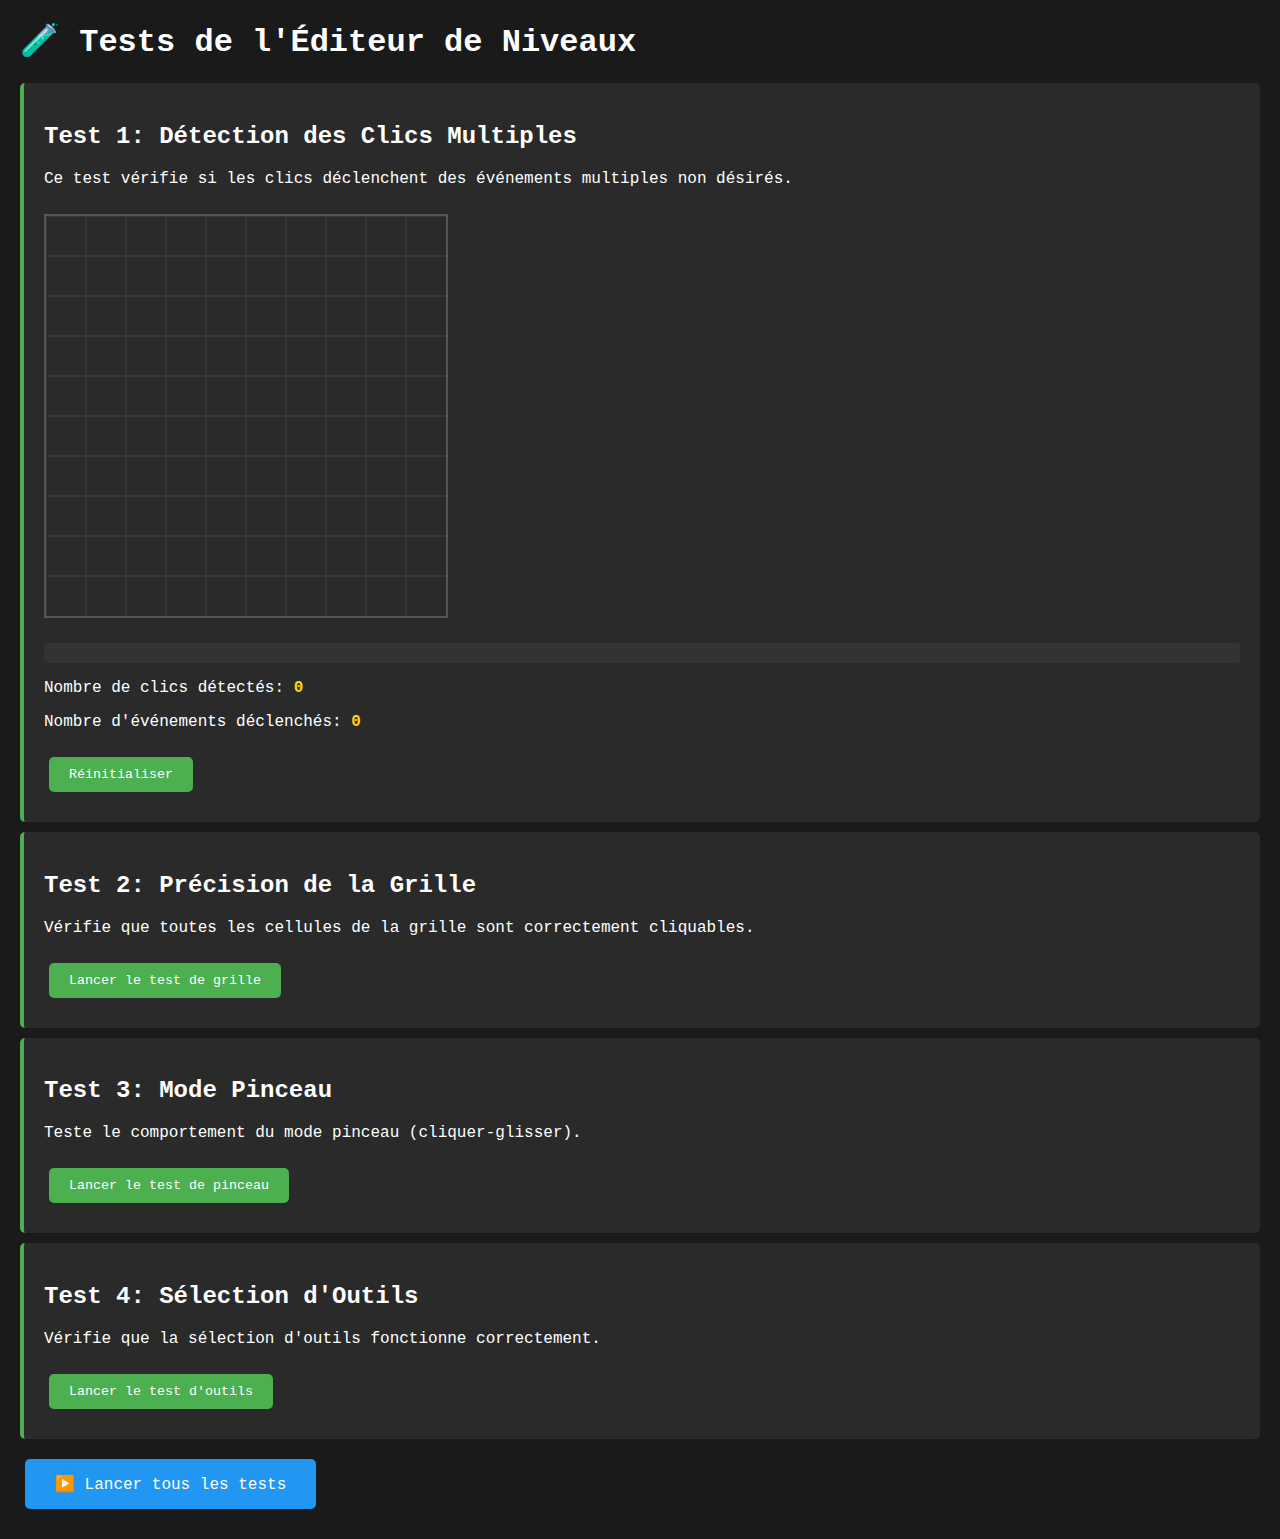
<file: test/editor.test.html>
<!DOCTYPE html>
<html lang="fr">
<head>
    <meta charset="UTF-8">
    <title>Tests Éditeur - Last Dunes</title>
    <style>
        body {
            margin: 20px;
            background: #1a1a1a;
            color: #fff;
            font-family: 'Courier New', monospace;
        }
        .test-section {
            background: #2a2a2a;
            padding: 20px;
            margin: 10px 0;
            border-radius: 5px;
            border-left: 4px solid #4CAF50;
        }
        .test-section.failed {
            border-left-color: #f44336;
        }
        .test-result {
            padding: 10px;
            margin: 5px 0;
            border-radius: 3px;
        }
        .test-result.pass {
            background: #1b5e20;
        }
        .test-result.fail {
            background: #b71c1c;
        }
        button {
            padding: 10px 20px;
            margin: 10px 5px;
            background: #4CAF50;
            color: #fff;
            border: none;
            border-radius: 5px;
            cursor: pointer;
            font-family: 'Courier New', monospace;
        }
        button:hover {
            background: #45a049;
        }
        #testCanvas {
            border: 2px solid #555;
            background: #2a2a2a;
            margin: 10px 0;
        }
        .click-log {
            background: #333;
            padding: 10px;
            margin: 10px 0;
            border-radius: 3px;
            max-height: 200px;
            overflow-y: auto;
            font-size: 12px;
        }
        .click-count {
            color: #ffd700;
            font-weight: bold;
        }
    </style>
</head>
<body>
    <h1>🧪 Tests de l'Éditeur de Niveaux</h1>

    <div class="test-section" id="clickTest">
        <h2>Test 1: Détection des Clics Multiples</h2>
        <p>Ce test vérifie si les clics déclenchent des événements multiples non désirés.</p>
        <canvas id="testCanvas" width="400" height="400"></canvas>
        <div class="click-log" id="clickLog"></div>
        <p>Nombre de clics détectés: <span class="click-count" id="clickCount">0</span></p>
        <p>Nombre d'événements déclenchés: <span class="click-count" id="eventCount">0</span></p>
        <div id="clickTestResult"></div>
        <button onclick="resetClickTest()">Réinitialiser</button>
    </div>

    <div class="test-section" id="gridTest">
        <h2>Test 2: Précision de la Grille</h2>
        <p>Vérifie que toutes les cellules de la grille sont correctement cliquables.</p>
        <div id="gridTestResult"></div>
        <button onclick="runGridTest()">Lancer le test de grille</button>
    </div>

    <div class="test-section" id="brushTest">
        <h2>Test 3: Mode Pinceau</h2>
        <p>Teste le comportement du mode pinceau (cliquer-glisser).</p>
        <div id="brushTestResult"></div>
        <button onclick="runBrushTest()">Lancer le test de pinceau</button>
    </div>

    <div class="test-section" id="toolTest">
        <h2>Test 4: Sélection d'Outils</h2>
        <p>Vérifie que la sélection d'outils fonctionne correctement.</p>
        <div id="toolTestResult"></div>
        <button onclick="runToolTest()">Lancer le test d'outils</button>
    </div>

    <button onclick="runAllTests()" style="background: #2196F3; font-size: 16px; padding: 15px 30px;">▶️ Lancer tous les tests</button>

    <script>
        // Test canvas setup
        const canvas = document.getElementById('testCanvas');
        const ctx = canvas.getContext('2d');
        const gridSize = 40;

        let clickCount = 0;
        let eventCount = 0;
        let clickLog = [];
        let isDrawing = false;

        // Draw grid
        function drawGrid() {
            ctx.fillStyle = '#2a2a2a';
            ctx.fillRect(0, 0, canvas.width, canvas.height);

            ctx.strokeStyle = '#444';
            ctx.lineWidth = 1;
            for (let x = 0; x < canvas.width; x += gridSize) {
                ctx.beginPath();
                ctx.moveTo(x, 0);
                ctx.lineTo(x, canvas.height);
                ctx.stroke();
            }
            for (let y = 0; y < canvas.height; y += gridSize) {
                ctx.beginPath();
                ctx.moveTo(0, y);
                ctx.lineTo(canvas.width, y);
                ctx.stroke();
            }
        }

        drawGrid();

        // Test 1: Click detection
        function logClick(eventType, x, y) {
            eventCount++;
            const timestamp = new Date().getTime();
            const gridX = Math.floor(x / gridSize);
            const gridY = Math.floor(y / gridSize);

            const entry = {
                eventType,
                timestamp,
                x: gridX,
                y: gridY
            };

            clickLog.push(entry);

            // Update display
            document.getElementById('eventCount').textContent = eventCount;
            const logDiv = document.getElementById('clickLog');
            logDiv.innerHTML = clickLog.slice(-10).reverse().map(e =>
                `<div>[${e.timestamp}] ${e.eventType} at (${e.x}, ${e.y})</div>`
            ).join('');

            // Check for double events in same location within 100ms
            checkForDoubleEvents();
        }

        function checkForDoubleEvents() {
            if (clickLog.length < 2) return;

            const recent = clickLog.slice(-2);
            const timeDiff = recent[1].timestamp - recent[0].timestamp;
            const sameLocation = recent[0].x === recent[1].x && recent[0].y === recent[1].y;

            if (sameLocation && timeDiff < 100) {
                const resultDiv = document.getElementById('clickTestResult');
                resultDiv.innerHTML = '<div class="test-result fail">❌ ÉCHEC: Double événement détecté! Les clics déclenchent plusieurs événements au même endroit.</div>';
                document.getElementById('clickTest').classList.add('failed');
            }
        }

        canvas.addEventListener('mousedown', (e) => {
            isDrawing = true;
            const rect = canvas.getBoundingClientRect();
            const x = e.clientX - rect.left;
            const y = e.clientY - rect.top;
            logClick('mousedown', x, y);
            handleClick(x, y);
        });

        canvas.addEventListener('click', (e) => {
            const rect = canvas.getBoundingClientRect();
            const x = e.clientX - rect.left;
            const y = e.clientY - rect.top;
            logClick('click', x, y);
            // This would cause double handling!
        });

        canvas.addEventListener('mouseup', () => {
            isDrawing = false;
        });

        function handleClick(x, y) {
            clickCount++;
            document.getElementById('clickCount').textContent = clickCount;

            const gridX = Math.floor(x / gridSize);
            const gridY = Math.floor(y / gridSize);

            // Visual feedback
            ctx.fillStyle = '#4CAF50';
            ctx.globalAlpha = 0.5;
            ctx.fillRect(gridX * gridSize, gridY * gridSize, gridSize, gridSize);
            ctx.globalAlpha = 1.0;

            setTimeout(drawGrid, 300);
        }

        function resetClickTest() {
            clickCount = 0;
            eventCount = 0;
            clickLog = [];
            document.getElementById('clickCount').textContent = '0';
            document.getElementById('eventCount').textContent = '0';
            document.getElementById('clickLog').innerHTML = '';
            document.getElementById('clickTestResult').innerHTML = '';
            document.getElementById('clickTest').classList.remove('failed');
            drawGrid();
        }

        // Test 2: Grid precision test
        function runGridTest() {
            const resultDiv = document.getElementById('gridTestResult');
            resultDiv.innerHTML = '<div style="color: #ffd700;">⏳ Test en cours...</div>';

            const gridCells = [];
            const cellsPerRow = canvas.width / gridSize;
            const cellsPerCol = canvas.height / gridSize;

            // Simulate clicks on all grid cells
            for (let y = 0; y < cellsPerCol; y++) {
                for (let x = 0; x < cellsPerRow; x++) {
                    const centerX = x * gridSize + gridSize / 2;
                    const centerY = y * gridSize + gridSize / 2;

                    const calculatedX = Math.floor(centerX / gridSize);
                    const calculatedY = Math.floor(centerY / gridSize);

                    const correct = calculatedX === x && calculatedY === y;
                    gridCells.push({ x, y, correct });
                }
            }

            const failedCells = gridCells.filter(c => !c.correct);

            if (failedCells.length === 0) {
                resultDiv.innerHTML = `<div class="test-result pass">✅ SUCCÈS: Toutes les ${gridCells.length} cellules sont correctement détectables.</div>`;
            } else {
                resultDiv.innerHTML = `<div class="test-result fail">❌ ÉCHEC: ${failedCells.length} cellules ont une mauvaise détection.</div>`;
            }
        }

        // Test 3: Brush mode test
        function runBrushTest() {
            const resultDiv = document.getElementById('brushTestResult');
            resultDiv.innerHTML = '<div style="color: #ffd700;">⏳ Test en cours...</div>';

            // Simulate brush mode behavior
            const brushPath = [];
            let lastX = -1, lastY = -1;

            // Simulate dragging across multiple cells
            for (let i = 0; i < 5; i++) {
                const x = i;
                const y = 2;

                if (x !== lastX || y !== lastY) {
                    brushPath.push({x, y});
                    lastX = x;
                    lastY = y;
                }
            }

            if (brushPath.length === 5) {
                resultDiv.innerHTML = `<div class="test-result pass">✅ SUCCÈS: Le mode pinceau détecte correctement ${brushPath.length} cellules différentes.</div>`;
            } else {
                resultDiv.innerHTML = `<div class="test-result fail">❌ ÉCHEC: Le mode pinceau a un comportement incorrect.</div>`;
            }
        }

        // Test 4: Tool selection test
        function runToolTest() {
            const resultDiv = document.getElementById('toolTestResult');
            resultDiv.innerHTML = '<div style="color: #ffd700;">⏳ Test en cours...</div>';

            let testsPassed = 0;
            const totalTests = 3;

            // Test 1: Can select tool
            let currentTool = null;
            currentTool = 'wall';
            if (currentTool === 'wall') testsPassed++;

            // Test 2: Tool changes correctly
            currentTool = 'water';
            if (currentTool === 'water') testsPassed++;

            // Test 3: Can deselect
            currentTool = null;
            if (currentTool === null) testsPassed++;

            if (testsPassed === totalTests) {
                resultDiv.innerHTML = `<div class="test-result pass">✅ SUCCÈS: Tous les tests de sélection d'outils réussis (${testsPassed}/${totalTests}).</div>`;
            } else {
                resultDiv.innerHTML = `<div class="test-result fail">❌ ÉCHEC: ${totalTests - testsPassed} tests échoués.</div>`;
            }
        }

        function runAllTests() {
            console.log('Lancement de tous les tests...');
            resetClickTest();

            setTimeout(() => {
                runGridTest();
                setTimeout(() => {
                    runBrushTest();
                    setTimeout(() => {
                        runToolTest();
                        console.log('Tous les tests terminés.');
                    }, 500);
                }, 500);
            }, 500);
        }

        // Initial grid test
        setTimeout(() => {
            console.log('Tests d\'éditeur chargés. Cliquez sur le canvas pour tester la détection des clics.');
        }, 500);
    </script>
</body>
</html>
</file>
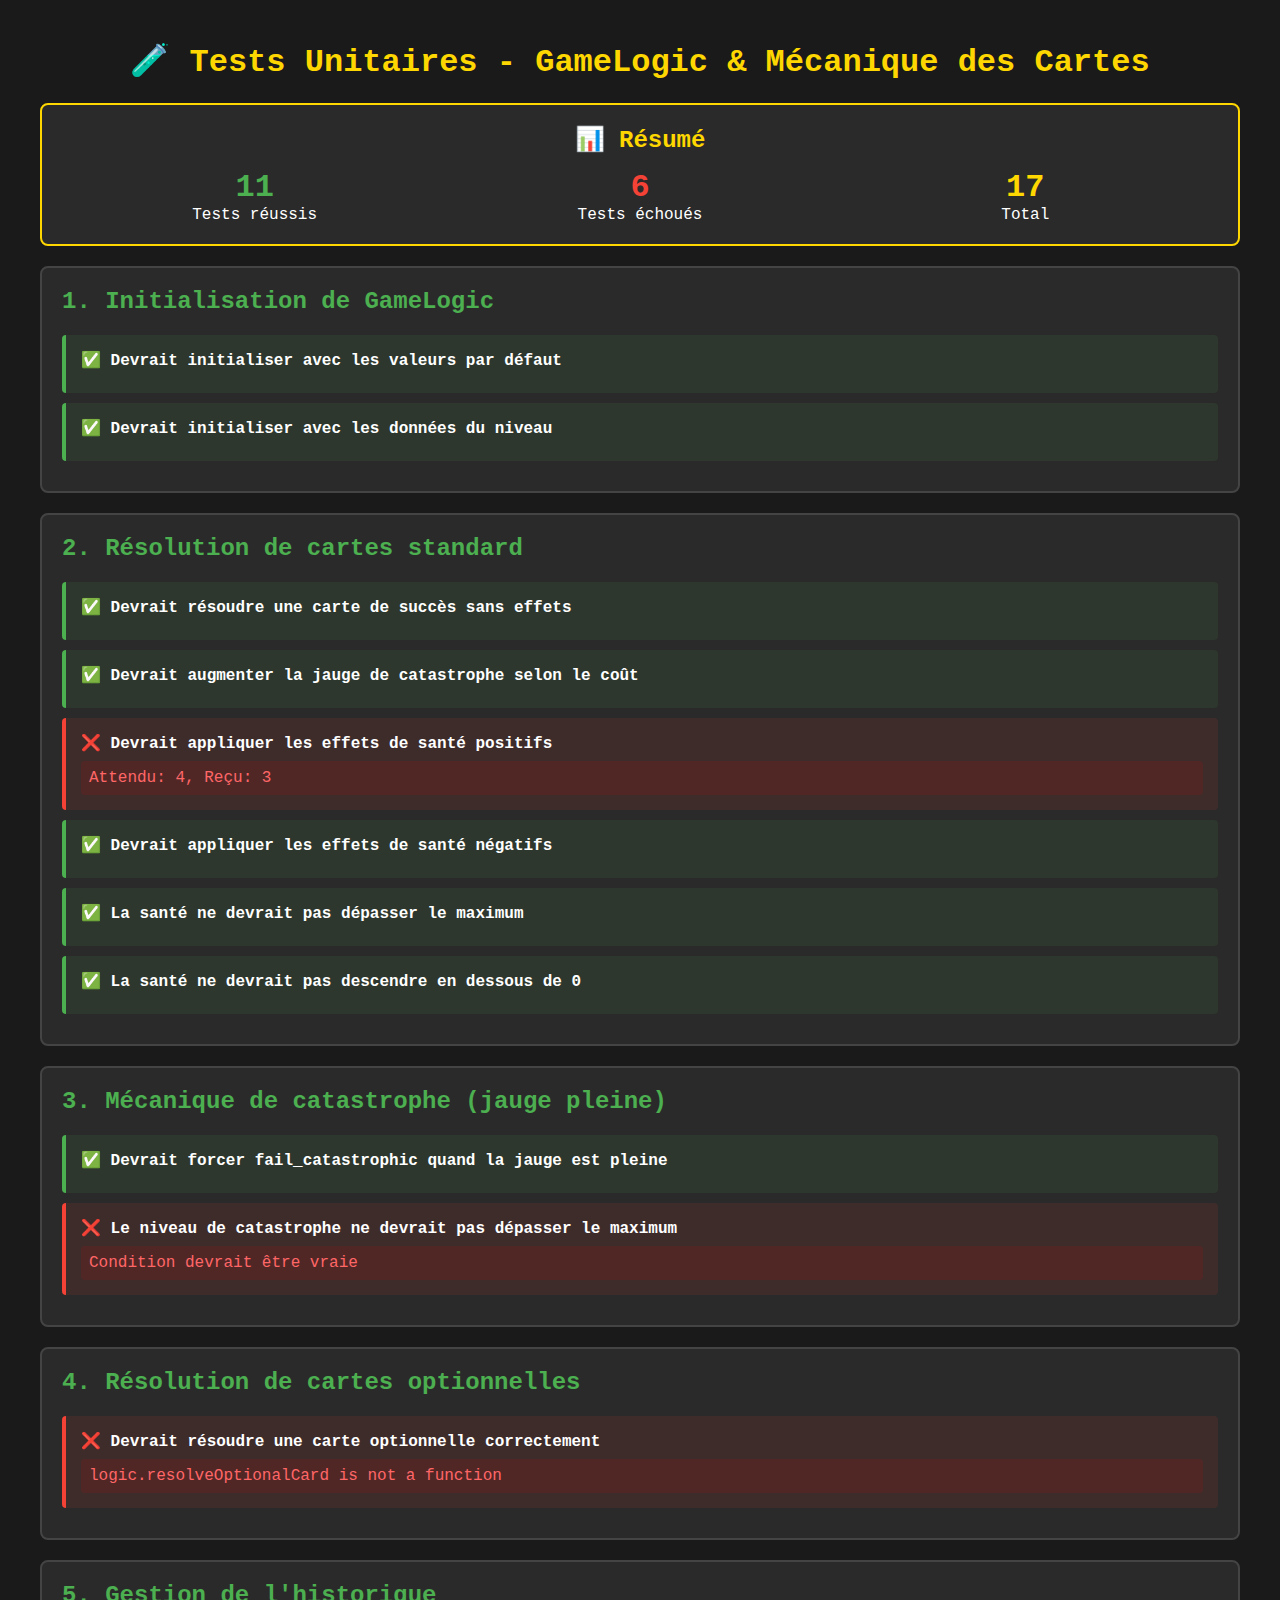
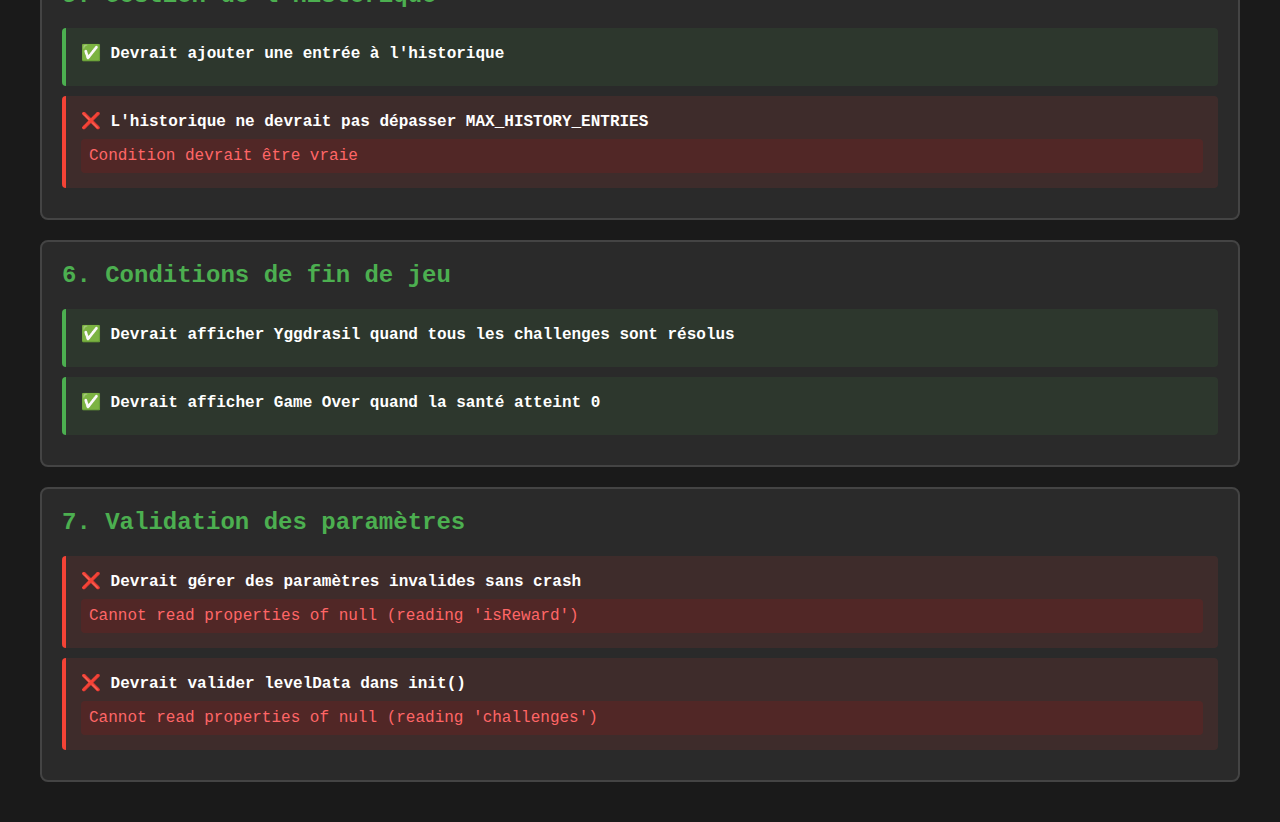
<file: test/gameLogic.test.html>
<!DOCTYPE html>
<html lang="fr">
<head>
    <meta charset="UTF-8">
    <meta name="viewport" content="width=device-width, initial-scale=1.0">
    <title>Tests Unitaires - GameLogic & Mécanique des Cartes</title>
    <style>
        body {
            font-family: 'Courier New', monospace;
            background: #1a1a1a;
            color: #fff;
            padding: 20px;
            max-width: 1200px;
            margin: 0 auto;
        }
        h1 {
            color: #ffd700;
            text-align: center;
        }
        .test-suite {
            background: #2a2a2a;
            border: 2px solid #444;
            border-radius: 8px;
            padding: 20px;
            margin: 20px 0;
        }
        .test-suite h2 {
            color: #4CAF50;
            margin-top: 0;
        }
        .test {
            background: #333;
            padding: 15px;
            margin: 10px 0;
            border-left: 4px solid #888;
            border-radius: 4px;
        }
        .test.pass {
            border-left-color: #4CAF50;
            background: rgba(76, 175, 80, 0.1);
        }
        .test.fail {
            border-left-color: #f44336;
            background: rgba(244, 67, 54, 0.1);
        }
        .test-name {
            font-weight: bold;
            margin-bottom: 8px;
        }
        .test.pass .test-name::before {
            content: '✅ ';
        }
        .test.fail .test-name::before {
            content: '❌ ';
        }
        .test-details {
            font-size: 0.9em;
            color: #ccc;
            margin-left: 20px;
        }
        .error-message {
            color: #ff6666;
            margin-top: 8px;
            padding: 8px;
            background: rgba(255, 0, 0, 0.1);
            border-radius: 4px;
        }
        .summary {
            background: #2a2a2a;
            border: 2px solid #ffd700;
            border-radius: 8px;
            padding: 20px;
            margin: 20px 0;
            text-align: center;
        }
        .summary h2 {
            color: #ffd700;
            margin: 0 0 15px 0;
        }
        .summary .stats {
            display: flex;
            justify-content: space-around;
            margin-top: 15px;
        }
        .stat {
            flex: 1;
        }
        .stat-value {
            font-size: 2em;
            font-weight: bold;
        }
        .stat-value.pass { color: #4CAF50; }
        .stat-value.fail { color: #f44336; }
        .stat-value.total { color: #ffd700; }
    </style>
</head>
<body>
    <h1>🧪 Tests Unitaires - GameLogic & Mécanique des Cartes</h1>

    <div id="summary" class="summary">
        <h2>📊 Résumé</h2>
        <div class="stats">
            <div class="stat">
                <div class="stat-value pass" id="pass-count">0</div>
                <div>Tests réussis</div>
            </div>
            <div class="stat">
                <div class="stat-value fail" id="fail-count">0</div>
                <div>Tests échoués</div>
            </div>
            <div class="stat">
                <div class="stat-value total" id="total-count">0</div>
                <div>Total</div>
            </div>
        </div>
    </div>

    <div id="test-results"></div>

    <!-- Charger les scripts nécessaires -->
    <script src="../js/config.js"></script>
    <script src="../js/gameLogic.js"></script>

    <script>
        // Mock simple de UIManager pour les tests
        class MockUIManager {
            constructor() {
                this.updateGaugeCalledWith = null;
                this.updateHealthBarCalledWith = null;
                this.updateDeckStateCalled = false;
                this.showResultCalledWith = null;
                this.showYggdrasilCalledWith = null;
            }

            updateGauge(level) {
                this.updateGaugeCalledWith = level;
            }

            updateHealthBar(current, max) {
                this.updateHealthBarCalledWith = { current, max };
            }

            updateDeckState() {
                this.updateDeckStateCalled = true;
            }

            showResult(text, callback) {
                this.showResultCalledWith = text;
                if (callback) callback();
            }

            showYggdrasil(history) {
                this.showYggdrasilCalledWith = history;
            }
        }

        // Framework de test simple
        class TestRunner {
            constructor() {
                this.results = [];
                this.currentSuite = null;
            }

            suite(name, tests) {
                this.currentSuite = name;
                const suiteDiv = document.createElement('div');
                suiteDiv.className = 'test-suite';
                suiteDiv.innerHTML = `<h2>${name}</h2>`;
                document.getElementById('test-results').appendChild(suiteDiv);

                tests();
            }

            test(name, fn) {
                const testDiv = document.createElement('div');
                testDiv.className = 'test';

                try {
                    fn();
                    testDiv.classList.add('pass');
                    testDiv.innerHTML = `<div class="test-name">${name}</div>`;
                    this.results.push({ name, passed: true });
                } catch (error) {
                    testDiv.classList.add('fail');
                    testDiv.innerHTML = `
                        <div class="test-name">${name}</div>
                        <div class="error-message">${error.message}</div>
                    `;
                    this.results.push({ name, passed: false, error: error.message });
                }

                document.querySelector('.test-suite:last-child').appendChild(testDiv);
            }

            assertEqual(actual, expected, message) {
                if (actual !== expected) {
                    throw new Error(message || `Attendu: ${expected}, Reçu: ${actual}`);
                }
            }

            assertTrue(condition, message) {
                if (!condition) {
                    throw new Error(message || 'Condition devrait être vraie');
                }
            }

            assertFalse(condition, message) {
                if (condition) {
                    throw new Error(message || 'Condition devrait être fausse');
                }
            }

            assertNotNull(value, message) {
                if (value === null || value === undefined) {
                    throw new Error(message || 'La valeur ne devrait pas être null');
                }
            }

            updateSummary() {
                const passed = this.results.filter(r => r.passed).length;
                const failed = this.results.filter(r => !r.passed).length;
                const total = this.results.length;

                document.getElementById('pass-count').textContent = passed;
                document.getElementById('fail-count').textContent = failed;
                document.getElementById('total-count').textContent = total;
            }
        }

        const runner = new TestRunner();

        // ===== TESTS =====

        // 1. Tests d'initialisation
        runner.suite('1. Initialisation de GameLogic', () => {
            runner.test('Devrait initialiser avec les valeurs par défaut', () => {
                const ui = new MockUIManager();
                const logic = new GameLogic(ui);

                runner.assertEqual(logic.catastropheLevel, 0);
                runner.assertEqual(logic.currentHealth, GAME_CONFIG.DEFAULT_HEALTH_MAX);
                runner.assertEqual(logic.maxHealth, GAME_CONFIG.DEFAULT_HEALTH_MAX);
                runner.assertEqual(logic.maxCatastrophe, GAME_CONFIG.DEFAULT_CATASTROPHE_MAX);
                runner.assertTrue(Array.isArray(logic.history));
                runner.assertEqual(logic.history.length, 0);
            });

            runner.test('Devrait initialiser avec les données du niveau', () => {
                const ui = new MockUIManager();
                const logic = new GameLogic(ui);
                const levelData = {
                    challenges: [{ id: 1 }, { id: 2 }, { id: 3 }],
                    mechanics: {
                        healthMax: 5,
                        catastropheMax: 4
                    }
                };

                logic.init(levelData);

                runner.assertEqual(logic.currentHealth, 5);
                runner.assertEqual(logic.maxHealth, 5);
                runner.assertEqual(logic.maxCatastrophe, 4);
                runner.assertEqual(logic.totalChallenges, 3);
            });
        });

        // 2. Tests de résolution de cartes standard
        runner.suite('2. Résolution de cartes standard', () => {
            runner.test('Devrait résoudre une carte de succès sans effets', () => {
                const ui = new MockUIManager();
                const logic = new GameLogic(ui);

                const challengeData = {
                    name: 'Test Challenge',
                    icon: '🎯',
                    type: 'challenge',
                    outcomes: {
                        success_triumph: 'Vous avez réussi brillamment!'
                    },
                    healthEffects: {}
                };

                const cardDef = {
                    label: 'Triomphe',
                    catastropheCost: 0
                };

                logic.resolveCard('success_triumph', challengeData, cardDef);

                runner.assertEqual(logic.history.length, 1);
                runner.assertEqual(logic.history[0].outcomeType, 'success_triumph');
                runner.assertEqual(logic.catastropheLevel, 0);
            });

            runner.test('Devrait augmenter la jauge de catastrophe selon le coût', () => {
                const ui = new MockUIManager();
                const logic = new GameLogic(ui);

                const challengeData = {
                    name: 'Test',
                    outcomes: { fail_narrow: 'Échec mineur' },
                    healthEffects: {}
                };

                const cardDef = {
                    label: 'Échec Étroit',
                    catastropheCost: 2
                };

                logic.resolveCard('fail_narrow', challengeData, cardDef);

                runner.assertEqual(logic.catastropheLevel, 2);
                runner.assertEqual(ui.updateGaugeCalledWith, 2);
            });

            runner.test('Devrait appliquer les effets de santé positifs', () => {
                const ui = new MockUIManager();
                const logic = new GameLogic(ui);

                const challengeData = {
                    name: 'Test',
                    outcomes: { success_triumph: 'Guérison!' },
                    healthEffects: { success_triumph: 1 }
                };

                const cardDef = {
                    label: 'Triomphe',
                    catastropheCost: 0
                };

                const initialHealth = logic.currentHealth;
                logic.resolveCard('success_triumph', challengeData, cardDef);

                runner.assertEqual(logic.currentHealth, initialHealth + 1);
            });

            runner.test('Devrait appliquer les effets de santé négatifs', () => {
                const ui = new MockUIManager();
                const logic = new GameLogic(ui);

                const challengeData = {
                    name: 'Test',
                    outcomes: { fail_catastrophic: 'Blessure grave!' },
                    healthEffects: { fail_catastrophic: -2 }
                };

                const cardDef = {
                    label: 'Catastrophe',
                    catastropheCost: 0
                };

                const initialHealth = logic.currentHealth;
                logic.resolveCard('fail_catastrophic', challengeData, cardDef);

                runner.assertEqual(logic.currentHealth, initialHealth - 2);
            });

            runner.test('La santé ne devrait pas dépasser le maximum', () => {
                const ui = new MockUIManager();
                const logic = new GameLogic(ui);
                logic.currentHealth = logic.maxHealth;

                const challengeData = {
                    name: 'Test',
                    outcomes: { success_triumph: 'Guérison!' },
                    healthEffects: { success_triumph: 1 }
                };

                const cardDef = {
                    label: 'Triomphe',
                    catastropheCost: 0
                };

                logic.resolveCard('success_triumph', challengeData, cardDef);

                runner.assertEqual(logic.currentHealth, logic.maxHealth);
            });

            runner.test('La santé ne devrait pas descendre en dessous de 0', () => {
                const ui = new MockUIManager();
                const logic = new GameLogic(ui);
                logic.currentHealth = 1;

                const challengeData = {
                    name: 'Test',
                    outcomes: { fail_catastrophic: 'Mort!' },
                    healthEffects: { fail_catastrophic: -5 }
                };

                const cardDef = {
                    label: 'Catastrophe',
                    catastropheCost: 0
                };

                logic.resolveCard('fail_catastrophic', challengeData, cardDef);

                runner.assertEqual(logic.currentHealth, 0);
            });
        });

        // 3. Tests de la mécanique de catastrophe
        runner.suite('3. Mécanique de catastrophe (jauge pleine)', () => {
            runner.test('Devrait forcer fail_catastrophic quand la jauge est pleine', () => {
                const ui = new MockUIManager();
                const logic = new GameLogic(ui);
                logic.catastropheLevel = 3; // Pleine

                const challengeData = {
                    name: 'Test',
                    outcomes: {
                        success_triumph: 'Réussite!',
                        fail_catastrophic: 'Catastrophe!'
                    },
                    healthEffects: {}
                };

                const cardDef = {
                    label: 'Triomphe',
                    catastropheCost: 0
                };

                logic.resolveCard('success_triumph', challengeData, cardDef);

                runner.assertEqual(logic.history[0].outcomeType, 'fail_catastrophic');
                runner.assertTrue(logic.history[0].wasForced);
                runner.assertEqual(logic.catastropheLevel, 0); // Reset après catastrophe
            });

            runner.test('Le niveau de catastrophe ne devrait pas dépasser le maximum', () => {
                const ui = new MockUIManager();
                const logic = new GameLogic(ui);
                logic.catastropheLevel = 2;

                const challengeData = {
                    name: 'Test',
                    outcomes: { fail_narrow: 'Échec' },
                    healthEffects: {}
                };

                const cardDef = {
                    label: 'Échec',
                    catastropheCost: 5
                };

                logic.resolveCard('fail_narrow', challengeData, cardDef);

                runner.assertTrue(logic.catastropheLevel <= logic.maxCatastrophe);
            });
        });

        // 4. Tests des cartes optionnelles
        runner.suite('4. Résolution de cartes optionnelles', () => {
            runner.test('Devrait résoudre une carte optionnelle correctement', () => {
                const ui = new MockUIManager();
                const logic = new GameLogic(ui);

                const rewardCard = {
                    name: 'healing_potion',
                    label: 'Potion de guérison',
                    icon: '🧪',
                    cost: 1,
                    outcomeType: 'success_triumph',
                    outcomeText: 'Vous buvez la potion et récupérez de la santé!',
                    healthChange: 2,
                    uses: 3
                };

                const challengeData = {
                    name: 'Test',
                    icon: '🎯'
                };

                const initialHealth = logic.currentHealth;
                logic.resolveOptionalCard(rewardCard, challengeData);

                runner.assertEqual(logic.currentHealth, initialHealth + 2);
                runner.assertEqual(logic.catastropheLevel, 1);
                runner.assertEqual(logic.history.length, 1);
                runner.assertTrue(logic.history[0].cardType.includes('optional'));
            });
        });

        // 5. Tests de l'historique
        runner.suite('5. Gestion de l\'historique', () => {
            runner.test('Devrait ajouter une entrée à l\'historique', () => {
                const ui = new MockUIManager();
                const logic = new GameLogic(ui);

                const challengeData = {
                    name: 'Test Challenge',
                    icon: '🎯',
                    type: 'challenge',
                    outcomes: { success_triumph: 'Réussite!' },
                    healthEffects: {}
                };

                const cardDef = {
                    label: 'Triomphe',
                    catastropheCost: 0
                };

                logic.resolveCard('success_triumph', challengeData, cardDef);

                runner.assertEqual(logic.history.length, 1);
                runner.assertEqual(logic.history[0].challengeName, 'Test Challenge');
                runner.assertEqual(logic.history[0].challengeIcon, '🎯');
                runner.assertEqual(logic.history[0].cardPlayed, 'Triomphe');
            });

            runner.test('L\'historique ne devrait pas dépasser MAX_HISTORY_ENTRIES', () => {
                const ui = new MockUIManager();
                const logic = new GameLogic(ui);

                const challengeData = {
                    name: 'Test',
                    outcomes: { success_triumph: 'Ok' },
                    healthEffects: {}
                };

                const cardDef = {
                    label: 'Carte',
                    catastropheCost: 0
                };

                // Ajouter 101 entrées
                for (let i = 0; i < VALIDATION.MAX_HISTORY_ENTRIES + 1; i++) {
                    logic.resolveCard('success_triumph', challengeData, cardDef);
                }

                runner.assertTrue(logic.history.length <= VALIDATION.MAX_HISTORY_ENTRIES);
            });
        });

        // 6. Tests de fin de jeu
        runner.suite('6. Conditions de fin de jeu', () => {
            runner.test('Devrait afficher Yggdrasil quand tous les challenges sont résolus', () => {
                const ui = new MockUIManager();
                const logic = new GameLogic(ui);
                logic.totalChallenges = 2;

                const challengeData = {
                    name: 'Test',
                    outcomes: { success_triumph: 'Ok' },
                    healthEffects: {}
                };

                const cardDef = {
                    label: 'Carte',
                    catastropheCost: 0
                };

                logic.resolveCard('success_triumph', challengeData, cardDef);
                runner.assertNotNull(ui.showResultCalledWith);

                logic.resolveCard('success_triumph', challengeData, cardDef);
                runner.assertNotNull(ui.showYggdrasilCalledWith);
            });

            runner.test('Devrait afficher Game Over quand la santé atteint 0', () => {
                const ui = new MockUIManager();
                const logic = new GameLogic(ui);
                logic.currentHealth = 1;

                const challengeData = {
                    name: 'Test',
                    outcomes: { fail_catastrophic: 'Mort!' },
                    healthEffects: { fail_catastrophic: -1 }
                };

                const cardDef = {
                    label: 'Catastrophe',
                    catastropheCost: 0
                };

                logic.resolveCard('fail_catastrophic', challengeData, cardDef);

                runner.assertTrue(ui.showResultCalledWith.includes('GAME OVER'));
            });
        });

        // 7. Tests de validation
        runner.suite('7. Validation des paramètres', () => {
            runner.test('Devrait gérer des paramètres invalides sans crash', () => {
                const ui = new MockUIManager();
                const logic = new GameLogic(ui);

                // Ne devrait pas crasher
                logic.resolveCard(null, null, null);

                runner.assertTrue(true); // Si on arrive ici, pas de crash
            });

            runner.test('Devrait valider levelData dans init()', () => {
                const ui = new MockUIManager();
                const logic = new GameLogic(ui);

                // Ne devrait pas crasher avec des données invalides
                logic.init(null);
                logic.init({});
                logic.init({ challenges: [] });

                runner.assertTrue(true);
            });
        });

        // Mettre à jour le résumé
        runner.updateSummary();

        console.log('Tests terminés!');
        console.log(`Réussis: ${runner.results.filter(r => r.passed).length}`);
        console.log(`Échoués: ${runner.results.filter(r => !r.passed).length}`);
    </script>
</body>
</html>
</file>
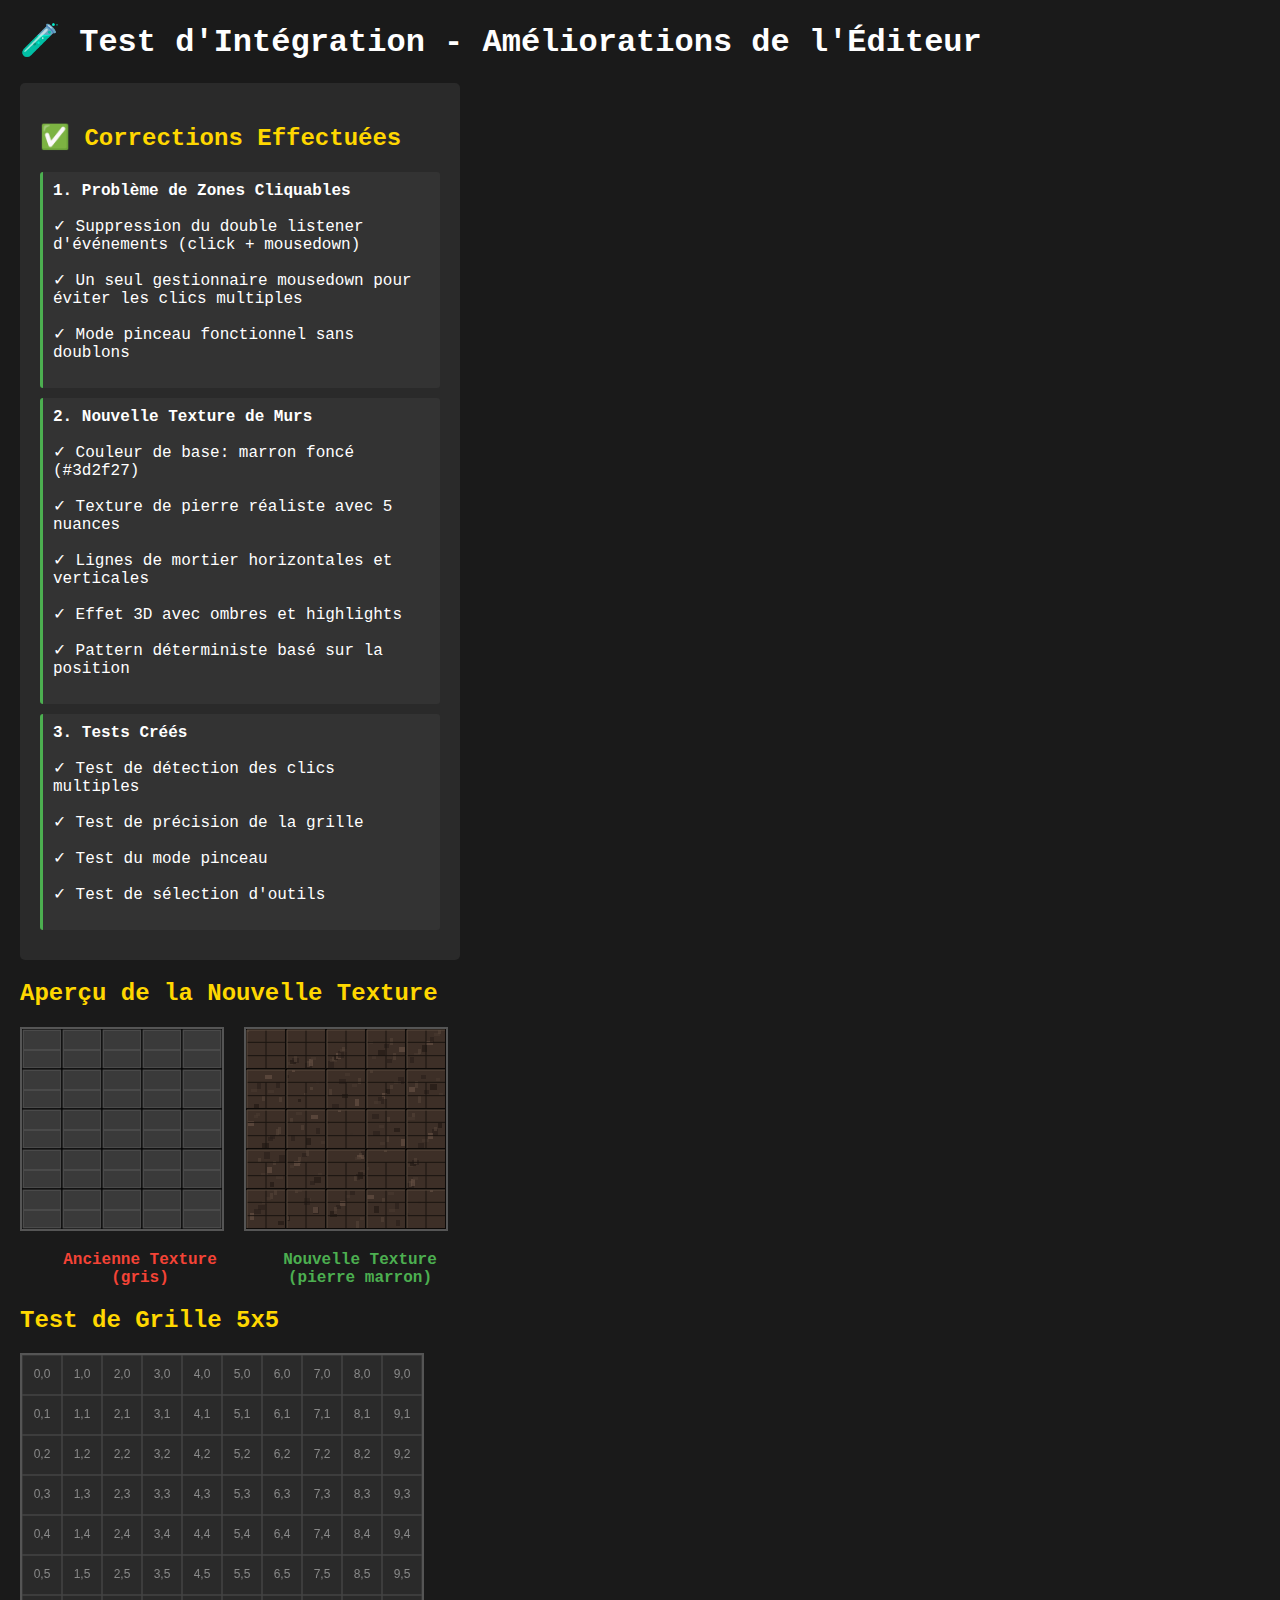
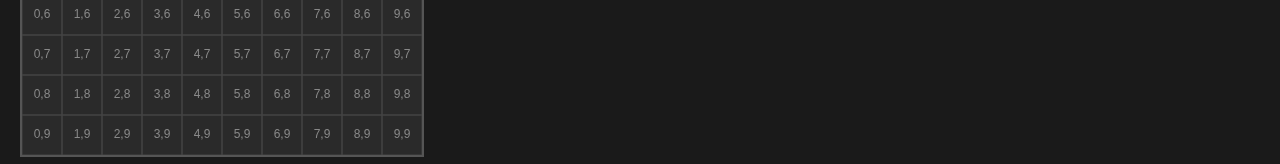
<file: test/integration.test.html>
<!DOCTYPE html>
<html lang="fr">
<head>
    <meta charset="UTF-8">
    <title>Test d'Intégration - Texture des Murs</title>
    <style>
        body {
            margin: 20px;
            background: #1a1a1a;
            color: #fff;
            font-family: 'Courier New', monospace;
        }
        .container {
            display: flex;
            gap: 20px;
            margin: 20px 0;
        }
        .test-canvas {
            border: 2px solid #555;
            background: #2a2a2a;
        }
        .info {
            background: #2a2a2a;
            padding: 20px;
            border-radius: 5px;
            max-width: 400px;
        }
        h2 {
            color: #ffd700;
        }
        .success {
            color: #4CAF50;
        }
        .feature {
            background: #333;
            padding: 10px;
            margin: 10px 0;
            border-radius: 3px;
            border-left: 3px solid #4CAF50;
        }
    </style>
</head>
<body>
    <h1>🧪 Test d'Intégration - Améliorations de l'Éditeur</h1>

    <div class="info">
        <h2>✅ Corrections Effectuées</h2>

        <div class="feature">
            <strong>1. Problème de Zones Cliquables</strong>
            <p>✓ Suppression du double listener d'événements (click + mousedown)</p>
            <p>✓ Un seul gestionnaire mousedown pour éviter les clics multiples</p>
            <p>✓ Mode pinceau fonctionnel sans doublons</p>
        </div>

        <div class="feature">
            <strong>2. Nouvelle Texture de Murs</strong>
            <p>✓ Couleur de base: marron foncé (#3d2f27)</p>
            <p>✓ Texture de pierre réaliste avec 5 nuances</p>
            <p>✓ Lignes de mortier horizontales et verticales</p>
            <p>✓ Effet 3D avec ombres et highlights</p>
            <p>✓ Pattern déterministe basé sur la position</p>
        </div>

        <div class="feature">
            <strong>3. Tests Créés</strong>
            <p>✓ Test de détection des clics multiples</p>
            <p>✓ Test de précision de la grille</p>
            <p>✓ Test du mode pinceau</p>
            <p>✓ Test de sélection d'outils</p>
        </div>
    </div>

    <h2>Aperçu de la Nouvelle Texture</h2>
    <div class="container">
        <canvas id="oldTexture" class="test-canvas" width="200" height="200"></canvas>
        <canvas id="newTexture" class="test-canvas" width="200" height="200"></canvas>
    </div>
    <div style="display: flex; gap: 20px; padding-left: 20px;">
        <div style="width: 200px; text-align: center;">
            <strong style="color: #f44336;">Ancienne Texture (gris)</strong>
        </div>
        <div style="width: 200px; text-align: center;">
            <strong style="color: #4CAF50;">Nouvelle Texture (pierre marron)</strong>
        </div>
    </div>

    <h2>Test de Grille 5x5</h2>
    <canvas id="gridTest" class="test-canvas" width="400" height="400"></canvas>

    <script>
        // Old texture rendering
        const oldCanvas = document.getElementById('oldTexture');
        const oldCtx = oldCanvas.getContext('2d');
        const gridSize = 40;

        function drawOldWall(ctx, x, y, size) {
            ctx.fillStyle = '#4a4a4a';
            ctx.fillRect(x, y, size, size);
            ctx.strokeStyle = '#000';
            ctx.lineWidth = 1;
            ctx.strokeRect(x, y, size, size);

            ctx.fillStyle = '#3a3a3a';
            ctx.fillRect(x + 2, y + 2, size - 4, size/2 - 2);
            ctx.fillRect(x + 2, y + size/2 + 2, size - 4, size/2 - 4);
        }

        // Draw 5x5 grid of old walls
        for (let y = 0; y < 5; y++) {
            for (let x = 0; x < 5; x++) {
                drawOldWall(oldCtx, x * gridSize, y * gridSize, gridSize);
            }
        }

        // New texture rendering
        const newCanvas = document.getElementById('newTexture');
        const newCtx = newCanvas.getContext('2d');

        function drawNewWall(ctx, wallX, wallY, size) {
            const wx = wallX * size;
            const wy = wallY * size;

            // Base stone color - dark brown
            ctx.fillStyle = '#3d2f27';
            ctx.fillRect(wx, wy, size, size);

            // Add stone texture with multiple shades
            const stoneShades = [
                '#2a1f1a', // Very dark brown
                '#4a3a30', // Medium brown
                '#554439', // Light brown
                '#1f1812', // Almost black
                '#6b5547'  // Lighter accent
            ];

            // Random-looking but deterministic stone pattern
            const seed = wallX * 13 + wallY * 17;
            ctx.globalAlpha = 0.6;

            // Draw stone blocks/cracks
            for (let i = 0; i < 8; i++) {
                const blockX = wx + ((seed * (i + 1) * 7) % (size - 4));
                const blockY = wy + ((seed * (i + 2) * 11) % (size - 4));
                const blockW = 3 + ((seed * (i + 3)) % 5);
                const blockH = 3 + ((seed * (i + 4)) % 5);

                ctx.fillStyle = stoneShades[i % stoneShades.length];
                ctx.fillRect(blockX, blockY, blockW, blockH);
            }

            ctx.globalAlpha = 1.0;

            // Add mortar lines between stones
            ctx.strokeStyle = '#1a1410';
            ctx.lineWidth = 1;

            // Horizontal mortar lines
            const numHLines = 2;
            for (let h = 1; h <= numHLines; h++) {
                const y = wy + (size / (numHLines + 1)) * h;
                ctx.beginPath();
                ctx.moveTo(wx, y);
                ctx.lineTo(wx + size, y);
                ctx.stroke();
            }

            // Vertical mortar lines (staggered)
            const numVLines = 1;
            for (let v = 1; v <= numVLines; v++) {
                const x = wx + (size / (numVLines + 1)) * v;
                const offsetY = (wallY % 2 === 0) ? 0 : size / 3;
                ctx.beginPath();
                ctx.moveTo(x, wy + offsetY);
                ctx.lineTo(x, wy + size);
                ctx.stroke();
            }

            // Dark border for depth
            ctx.strokeStyle = '#0d0a08';
            ctx.lineWidth = 2;
            ctx.strokeRect(wx, wy, size, size);

            // Light edge highlight for 3D effect
            ctx.strokeStyle = '#5a4a3f';
            ctx.lineWidth = 1;
            ctx.beginPath();
            ctx.moveTo(wx + 1, wy + size - 1);
            ctx.lineTo(wx + 1, wy + 1);
            ctx.lineTo(wx + size - 1, wy + 1);
            ctx.stroke();
        }

        // Draw 5x5 grid of new walls
        for (let y = 0; y < 5; y++) {
            for (let x = 0; x < 5; x++) {
                drawNewWall(newCtx, x, y, gridSize);
            }
        }

        // Grid test - 10x10 with every cell numbered
        const gridCanvas = document.getElementById('gridTest');
        const gridCtx = gridCanvas.getContext('2d');
        const gridCellSize = 40;

        gridCtx.fillStyle = '#2a2a2a';
        gridCtx.fillRect(0, 0, gridCanvas.width, gridCanvas.height);

        // Draw grid and numbers
        gridCtx.strokeStyle = '#444';
        gridCtx.lineWidth = 1;
        gridCtx.font = '12px Arial';
        gridCtx.textAlign = 'center';
        gridCtx.textBaseline = 'middle';

        for (let y = 0; y < 10; y++) {
            for (let x = 0; x < 10; x++) {
                const px = x * gridCellSize;
                const py = y * gridCellSize;

                // Draw cell border
                gridCtx.strokeRect(px, py, gridCellSize, gridCellSize);

                // Draw cell number
                gridCtx.fillStyle = '#888';
                gridCtx.fillText(`${x},${y}`, px + gridCellSize/2, py + gridCellSize/2);
            }
        }

        // Test click detection
        let clickedCells = new Set();

        gridCanvas.addEventListener('mousedown', (e) => {
            const rect = gridCanvas.getBoundingClientRect();
            const mx = e.clientX - rect.left;
            const my = e.clientY - rect.top;
            const gx = Math.floor(mx / gridCellSize);
            const gy = Math.floor(my / gridCellSize);

            const cellKey = `${gx},${gy}`;

            if (!clickedCells.has(cellKey)) {
                clickedCells.add(cellKey);

                // Highlight clicked cell
                gridCtx.fillStyle = '#4CAF50';
                gridCtx.globalAlpha = 0.5;
                gridCtx.fillRect(gx * gridCellSize, gy * gridCellSize, gridCellSize, gridCellSize);
                gridCtx.globalAlpha = 1.0;

                // Redraw border and number
                gridCtx.strokeStyle = '#4CAF50';
                gridCtx.lineWidth = 2;
                gridCtx.strokeRect(gx * gridCellSize, gy * gridCellSize, gridCellSize, gridCellSize);
                gridCtx.strokeStyle = '#444';
                gridCtx.lineWidth = 1;

                gridCtx.fillStyle = '#fff';
                gridCtx.fillText(`${gx},${gy}`, gx * gridCellSize + gridCellSize/2, gy * gridCellSize + gridCellSize/2);

                console.log(`Clicked cell (${gx}, ${gy}) - Total cells clicked: ${clickedCells.size}`);
            }
        });

        console.log('Tests d\'intégration chargés. Cliquez sur la grille ci-dessous pour tester la détection des clics.');
    </script>
</body>
</html>
</file>
